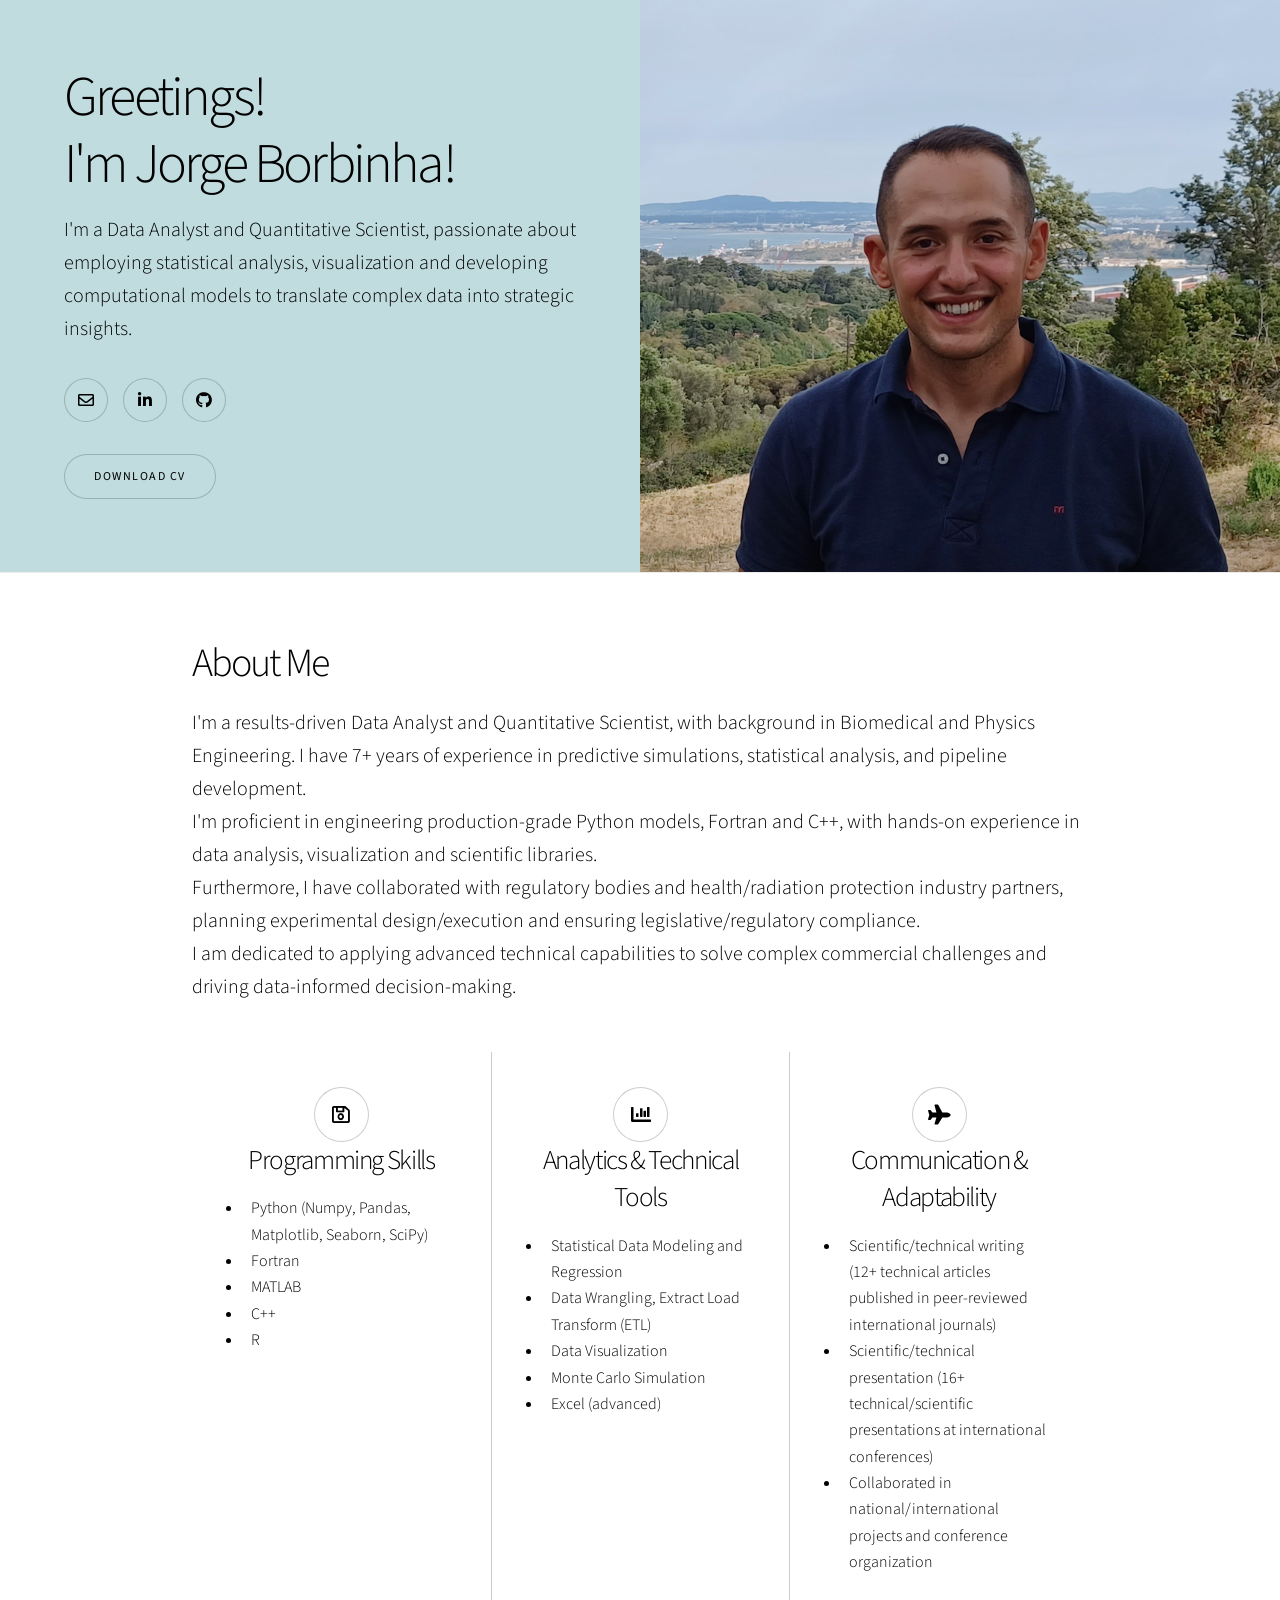
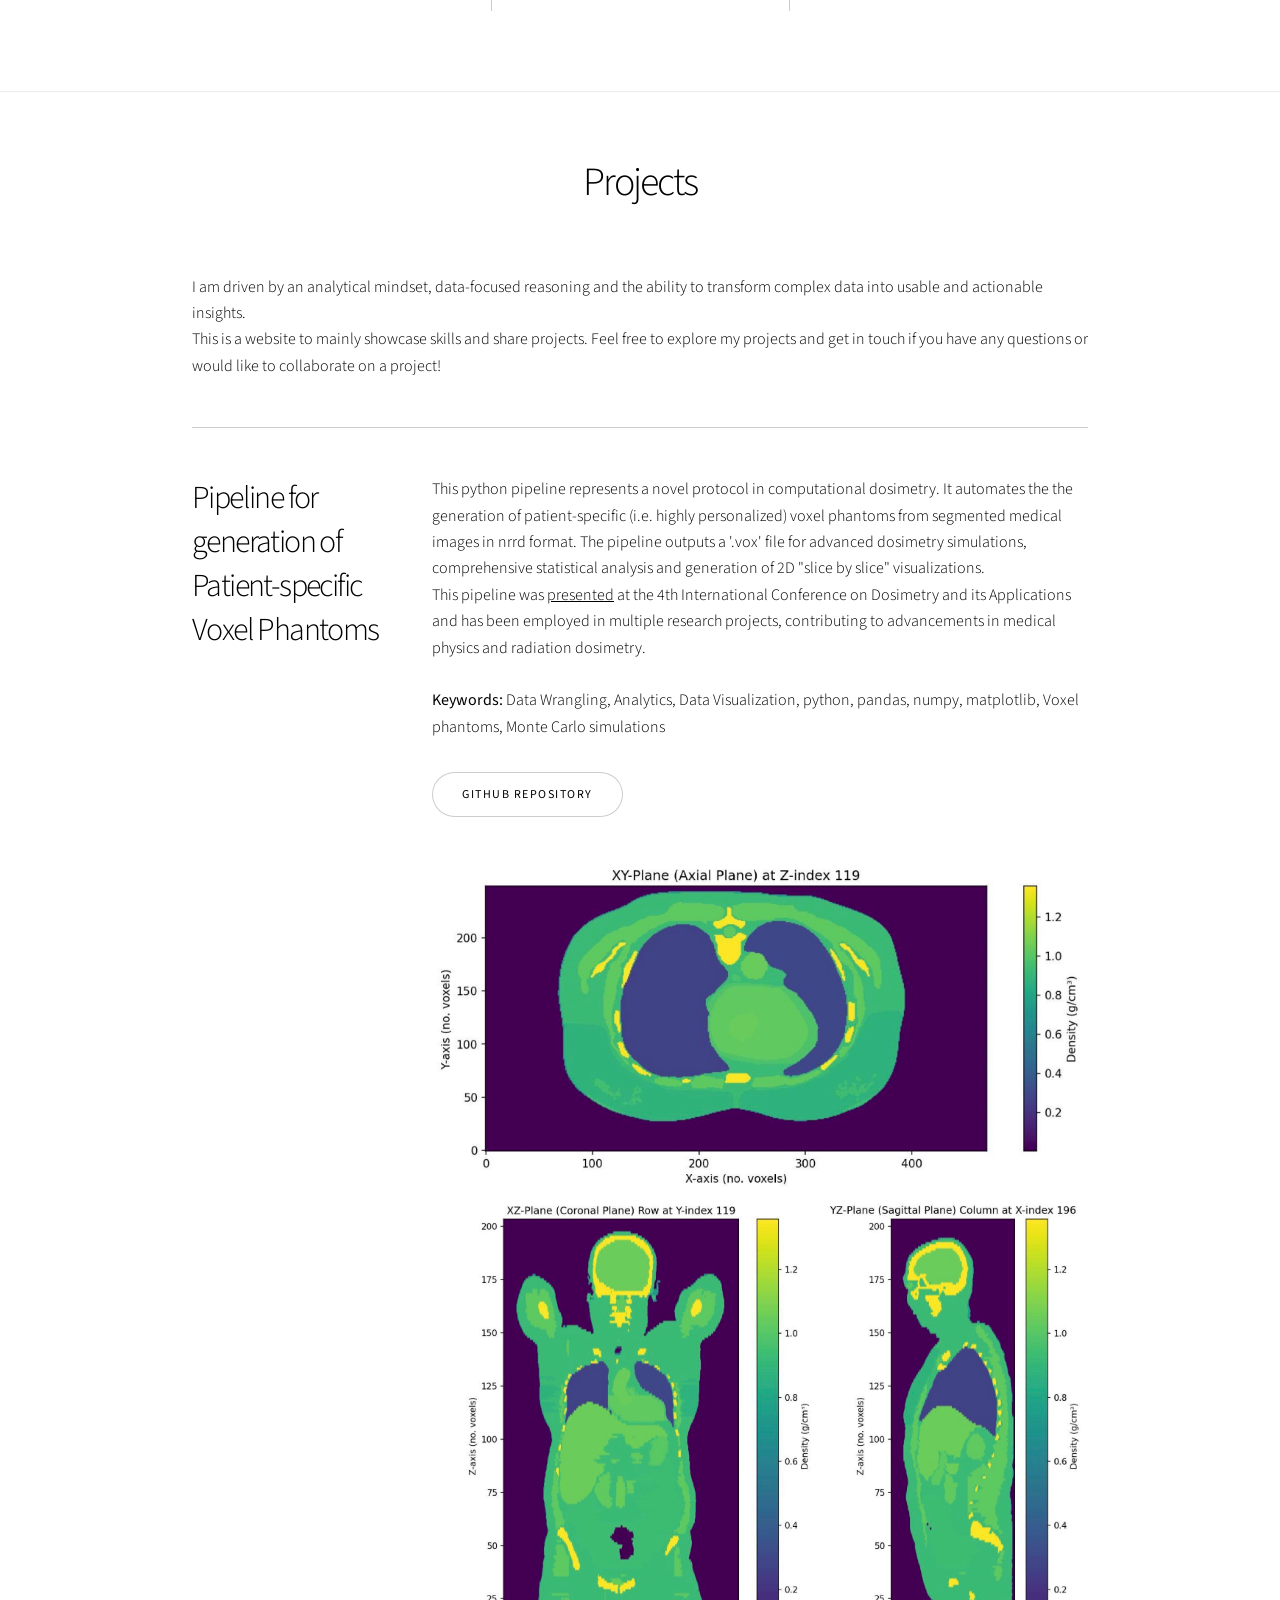
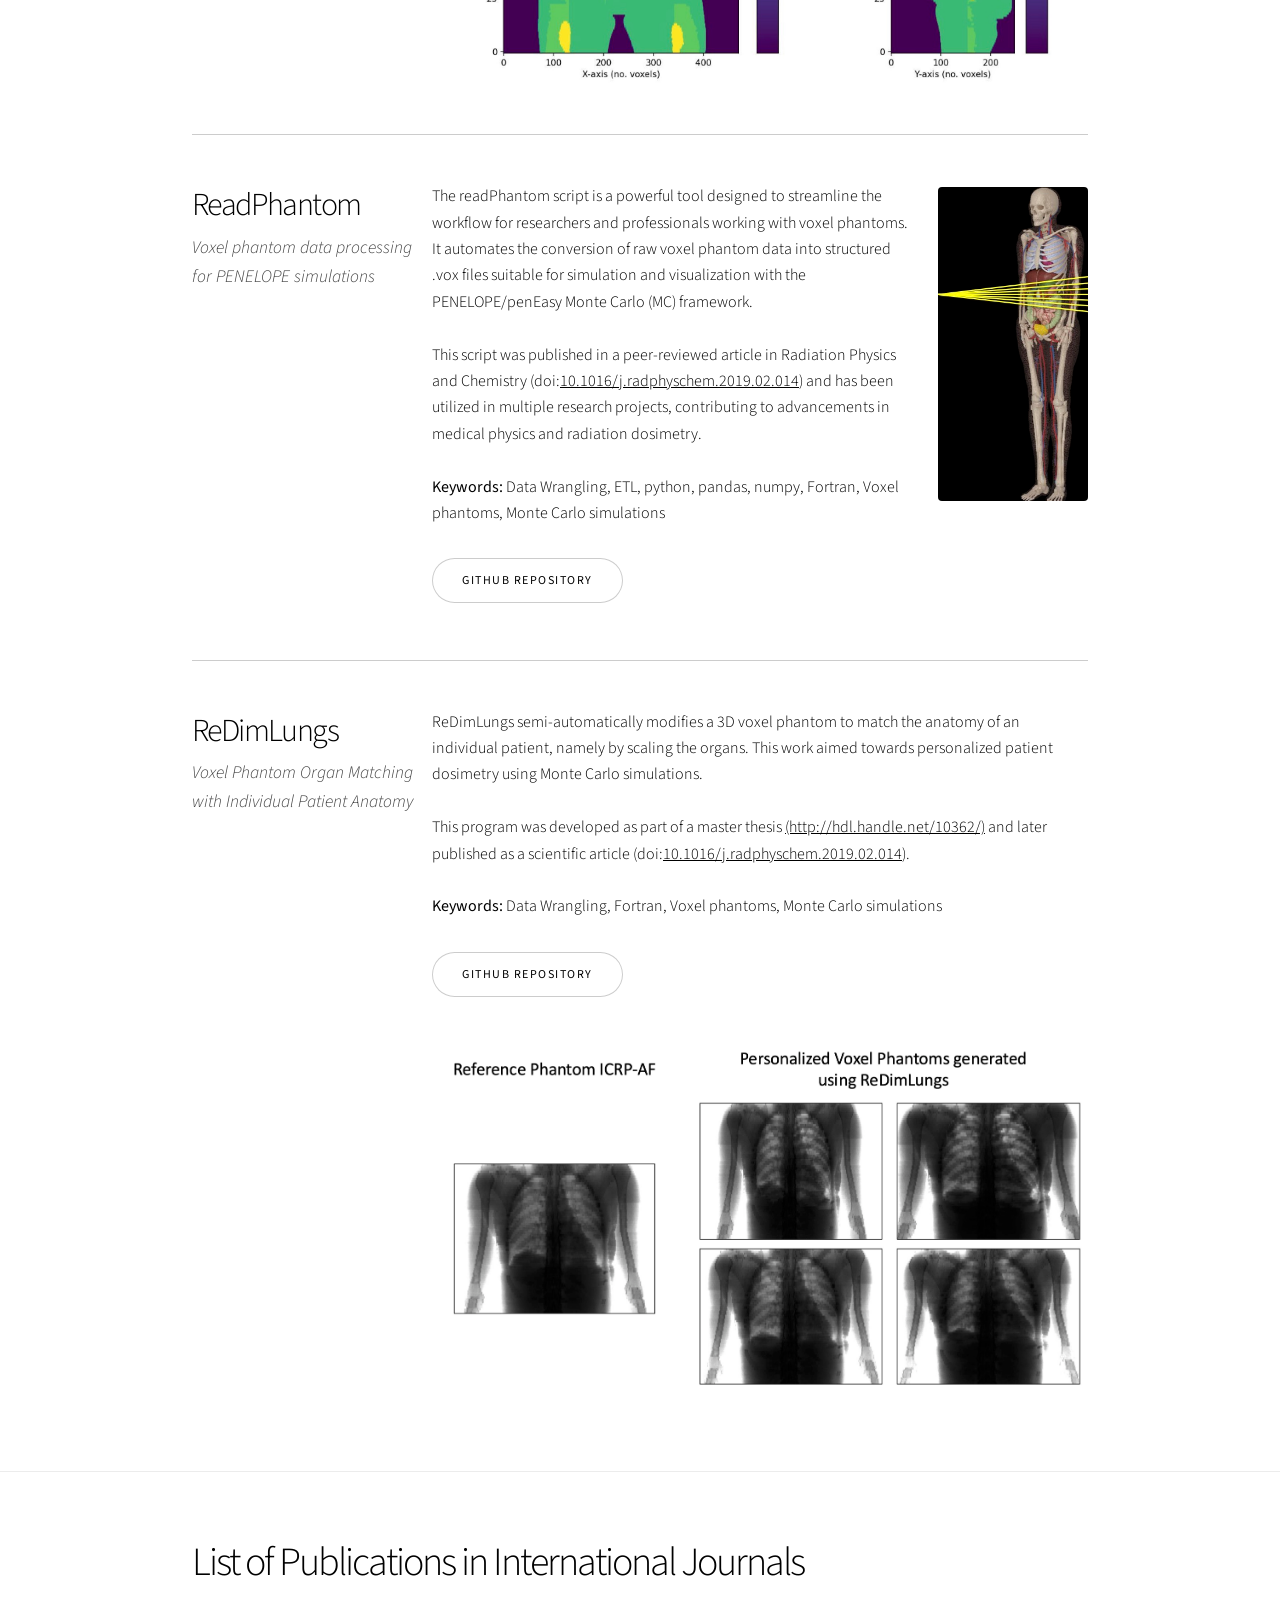
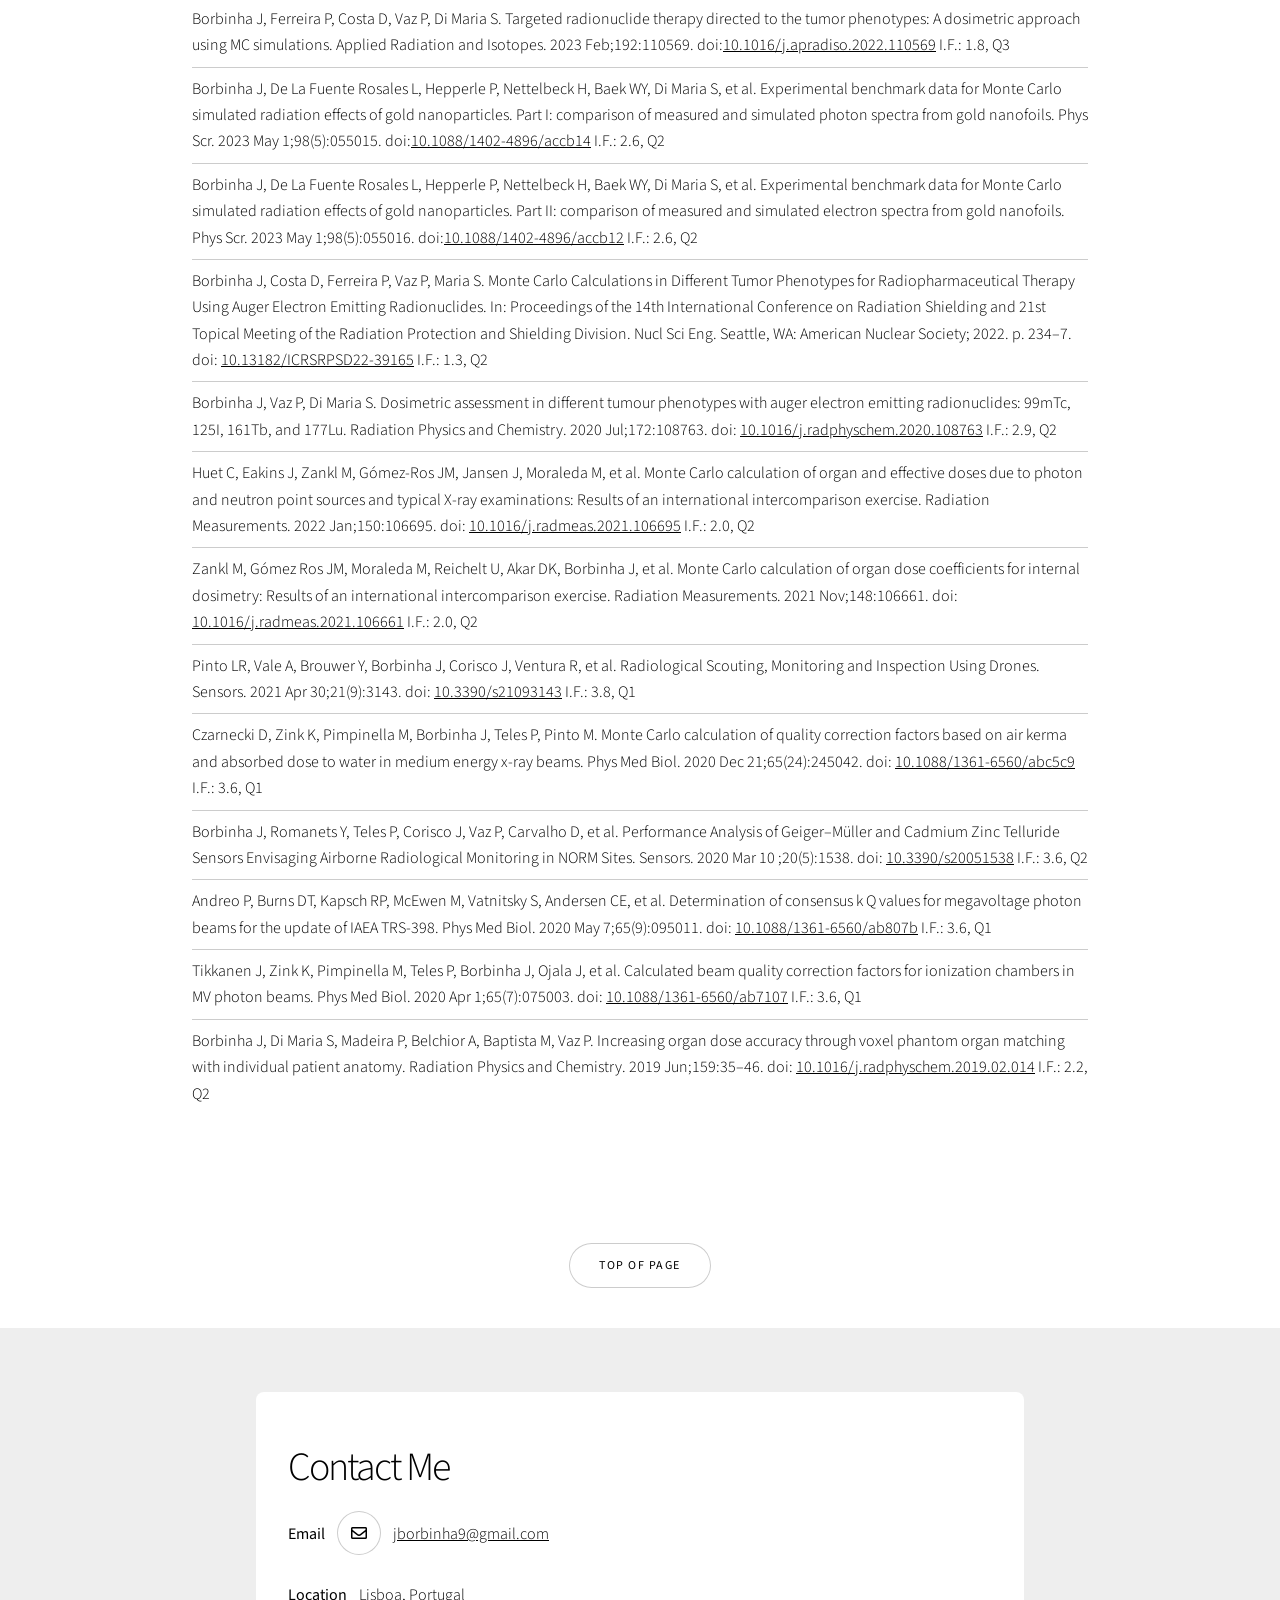
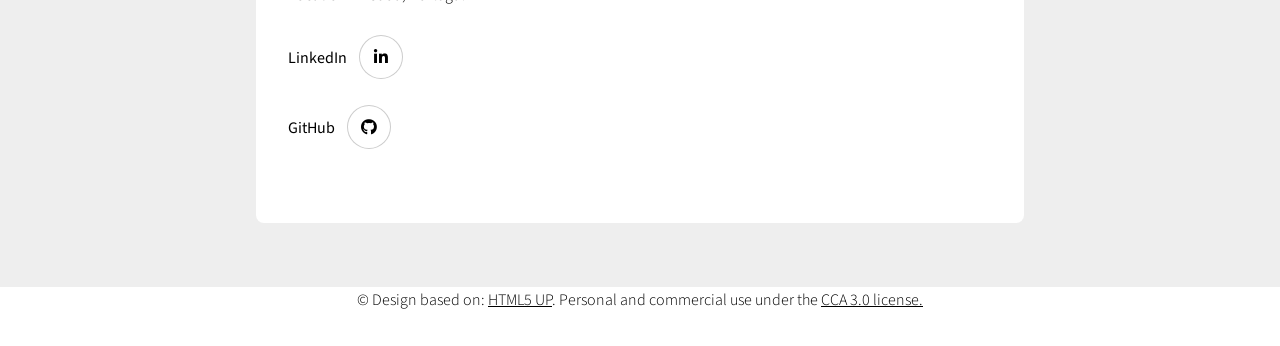
<file: docs/index.html>
<!DOCTYPE HTML>
<!--
	Personal website for publishing portfolio of Jorge Cebola Borbinha
	https://jorgeborbinha.github.io 
	Design based on Story by HTML5 UP
	html5up.net | @ajlkn
	Free for personal and commercial use under the CCA 3.0 license (html5up.net/license)
-->
<html>
	<head>
		<title>Jorge Borbinha</title>
		<meta charset="utf-8" />
		<meta name="viewport" content="width=device-width, initial-scale=1, user-scalable=no" />
		<link rel="stylesheet" href="assets/css/main.css" />
		<noscript><link rel="stylesheet" href="assets/css/noscript.css" /></noscript>
	</head>
	<body class="is-preload">

		<!-- Wrapper -->
			<div id="wrapper" class="divided">

				<!-- Banner Wallpaper -->
					<section class="banner style1 orient-left color6 content-align-left image-position-right halfscreen onload-image-fade-up onload-content-fade-up"> <!--- onload-content-fade-right --->
						<div class="content">
							<h1>Greetings! <br> I'm Jorge Borbinha!</h1>
							<p class="major">I'm a Data Analyst and Quantitative Scientist, passionate 
								about employing statistical analysis, visualization and developing computational models to translate 
								complex data into strategic insights.
							</p>
							
							<ul class="icons">
							<li><a href="mailto:jborbinha9@gmail.com" class="icon style2 fa-envelope"><span class="label">Email</span></a></li>
							<li><a href="https://www.linkedin.com/in/jorgeborbinha/" class="icon brands style2 fa-linkedin-in"><span class="label">Linked In</span></a></li>
							<li><a href="https://github.com/jorge-borbinha" class="icon brands style2 fa-github"><span class="label">Github</span></a></li>
							</ul>
							
							<!-- DOWNLOAD CV BUTTON -- -- -- -- -- -- -- -- -- DOWNLOAD CV BUTTON -->
							<p><a href="CV/CV_Jorge_Borbinha.pdf" class="button"> Download CV </a></p>
							<!-- DOWNLOAD CV BUTTON -- -- -- -- -- -- -- -- -- DOWNLOAD CV BUTTON -->

						</div>

						<div class="image">
							<img src="images/foto_JB.jpg" alt="" />
						</div>
					</section>

				<!-- About Me -->
					<section class="wrapper style1 align-left">
						<div class="inner">
							<h2>About Me</h2>
							<p class="major">I'm a results-driven Data Analyst and Quantitative Scientist, with background in Biomedical and Physics Engineering. 
								I have 7+ years of experience in predictive simulations, statistical analysis, and pipeline development. 
							<br>I'm proficient in engineering production-grade Python models, Fortran and C++, with hands-on experience in data analysis, 
							visualization and scientific libraries. 
							<br>Furthermore, I have collaborated with regulatory bodies and health/radiation protection industry partners, planning 
							experimental design/execution and ensuring legislative/regulatory compliance.
							<br>I am dedicated to applying advanced technical capabilities to solve complex commercial challenges and driving data-informed decision-making.
							</p>

								<div class="items style1 medium "> <!-- onscroll-fade-in -->
								<section>
									<span class="icon style2 major fa-save"> <h4> Programming Skills </h4> </span>
									<ul>
									<li> Python (Numpy, Pandas, Matplotlib, Seaborn, SciPy)</li>
									<li> Fortran</li>
									<li> MATLAB</li>
									<li> C++</li>
									<li> R</li>
									</ul>
								</section>
								<section>
									<span class="icon solid style2 major fa-chart-bar"> <h4>Analytics & Technical Tools</h4> </span>
									<ul>
									<li> Statistical Data Modeling and Regression</li>
									<li> Data Wrangling, Extract Load Transform (ETL)</li>
									<li> Data Visualization</li>
									<li> Monte Carlo Simulation</li>
									<li> Excel (advanced)</li>
									</ul>
								</section>
								<section>
									<span class="icon solid style2 major fa-plane"> <h4>Communication & Adaptability</h4> </span>
		                            <ul>
									<li>Scientific/technical writing (12+ technical articles published in peer-reviewed international journals)</li>
									<li>Scientific/technical presentation (16+ technical/scientific presentations at international conferences)</li>
									<li>Collaborated in national/international projects and conference organization</li>
								    </ul>
								</section>
							</div>
						</div>
					</section>

				<!-- Projects -->
					<section class="wrapper style1 align-center">
						<div class="inner">
							<h2>Projects</h2>

							<div class="index align-left">
							<p>I am driven by an analytical mindset, data-focused reasoning and the ability to transform complex data into 
								usable and actionable insights.
							<br>This is a website to mainly showcase skills and share projects. 
								Feel free to explore my projects and get in touch if you have any questions or would like to collaborate on a project! 
							</p>
							<!-- Project 1 -->
							<section>
								<header>
									<h3>Pipeline for generation of Patient-specific <br> Voxel Phantoms</h3>
								</header>
								<div class="content">
								<p>
								This python pipeline represents a novel protocol in computational dosimetry. It automates the the generation of 
								patient-specific (i.e. highly personalized) voxel phantoms from segmented medical images in nrrd format.
								The pipeline outputs a '.vox' file for advanced dosimetry simulations, comprehensive statistical analysis and 
								generation of 2D "slice by slice" visualizations.
								<br>
								This pipeline was <a href="https://github.com/jorge-borbinha/Patient-specific_voxel_phantom_generation/blob/445ae0bfa9ae446052cf36122c849203a5ff1c18/resources/apr_ICDA4_JB.pdf" target="_blank">presented</a> at the 
								4th International Conference on Dosimetry and its Applications and has been employed in multiple research projects, 
								contributing to advancements in medical physics and radiation dosimetry.
								<br><br>
								<b>Keywords:</b> Data Wrangling, Analytics, Data Visualization, python, pandas, numpy, matplotlib, Voxel phantoms, Monte Carlo simulations
								</p>
								<ul class="actions stacked">
									<li><a href="https://github.com/jorge-borbinha/Patient-specific_voxel_phantom_file_generation" target="_blank" class="button">Github Repository</a></li>
								</ul>
								<span class="image fit">
									<a href="https://github.com/jorge-borbinha/Patient-specific_voxel_phantom_generation" target="_blank"> 
										<img src="images/phantom_avg_plots.jpg" 
										alt="Comparison between reference phantom ICRP-AF and four examples of personalized voxel phantoms generated using reDimLungs."/> 
									</a>
								</span>
								</div>
							</section>

							<!-- Project 2 -->
							<section>
								<header>
									<h3>ReadPhantom</h3>
									<p>Voxel phantom data processing for PENELOPE simulations</p>
								</header>
								<div class="content">
								<p>
								<span class="image right">
									<a href="https://github.com/jorge-borbinha/ReadPhantom" target="_blank"> 
										<img src="images/ICRP_AF_image_irradiation.jpg" alt="ICRP-AF voxel phantom thorax irradiated by cone beam."/> 
									</a>
								</span>
								The readPhantom script is a powerful tool designed to streamline the workflow for researchers and professionals working 
								with voxel phantoms. It automates the conversion of raw voxel phantom data into structured .vox files suitable for 
								simulation and visualization with the PENELOPE/penEasy Monte Carlo (MC) framework.
								<br><br>
								This script was published in a peer-reviewed article in Radiation Physics and Chemistry 
								(doi:<a href="https://doi.org/10.1016/j.radphyschem.2019.02.014" target="_blank">10.1016/j.radphyschem.2019.02.014</a>) 
								and has been utilized in multiple research projects, contributing to advancements in medical physics and radiation dosimetry.
								<br><br>
								<b>Keywords:</b> Data Wrangling, ETL, python, pandas, numpy, Fortran, Voxel phantoms, Monte Carlo simulations
									
								</p>

								<ul class="actions stacked">
								<li><a href="https://github.com/jorge-borbinha/ReadPhantom" target="_blank" class="button">Github Repository</a></li>
								</ul>

								</div>
							</section>

				            <!-- Project 3 -->
							<section>
								<header>
									<h3>ReDimLungs</h3>
									<p>Voxel Phantom Organ Matching with Individual Patient Anatomy</p>
								</header>
								<div class="content">
								<p>ReDimLungs semi-automatically modifies a 3D voxel phantom to match the anatomy of an individual patient, namely 
								by scaling the organs. This work aimed towards personalized patient dosimetry using Monte Carlo simulations.
								<br><br>
								This program was developed as part of a master thesis <a href="https://run.unl.pt/bitstream/10362/29982/1/Borbinha_2017.pdf" target="_blank">(http://hdl.handle.net/10362/)</a> 
								and later published as a scientific article (doi:<a href="https://doi.org/10.1016/j.radphyschem.2019.02.014" target="_blank">10.1016/j.radphyschem.2019.02.014</a>).
								<br><br>
								<b>Keywords:</b> Data Wrangling, Fortran, Voxel phantoms, Monte Carlo simulations
								</p>
								<ul class="actions stacked">
									<li><a href="https://github.com/jorge-borbinha/reDimLungs" target="_blank" class="button">Github Repository</a></li>
								</ul>
								
								<span class="image fit">
									<a href="https://github.com/jorge-borbinha/reDimLungs" target="_blank"> 
										<img src="images/image_ReDimLungs_personalized_phantoms.jpg" 
										alt="Comparison between reference phantom ICRP-AF and four examples of personalized voxel phantoms generated using reDimLungs."/> 
									</a>
								</span>
								</div>
							</section>

							</div>

						</div>
					</section>

					
				<!-- List of Publications -->
					<section class="wrapper style1 align-left">
						<div class="inner">
							<h2>List of Publications in International Journals</h2>
							<ul class="alt">
								<li>Borbinha J, Ferreira P, Costa D, Vaz P, Di Maria S. Targeted radionuclide therapy directed to the tumor phenotypes: A dosimetric approach using MC simulations. Applied Radiation and Isotopes. 2023 Feb;192:110569. 
									doi:<a href="https://doi.org/10.1016/j.apradiso.2022.110569" target="_blank">10.1016/j.apradiso.2022.110569</a> I.F.: 1.8, Q3</li>
								<li>Borbinha J, De La Fuente Rosales L, Hepperle P, Nettelbeck H, Baek WY, Di Maria S, et al. Experimental benchmark data for Monte Carlo simulated radiation effects of gold nanoparticles. Part I: comparison of measured and simulated photon spectra from gold nanofoils. Phys Scr. 2023 May 1;98(5):055015. 
									doi:<a href="https://doi.org/10.1088/1402-4896/accb14" target="_blank">10.1088/1402-4896/accb14</a> I.F.: 2.6, Q2</li>
								<li>Borbinha J, De La Fuente Rosales L, Hepperle P, Nettelbeck H, Baek WY, Di Maria S, et al. Experimental benchmark data for Monte Carlo simulated radiation effects of gold nanoparticles. Part II: comparison of measured and simulated electron spectra from gold nanofoils. Phys Scr. 2023 May 1;98(5):055016. 
									doi:<a href="https://doi.org/10.1088/1402-4896/accb12" target="_blank">10.1088/1402-4896/accb12</a> I.F.: 2.6, Q2 </li>
								<li>Borbinha J, Costa D, Ferreira P, Vaz P, Maria S. Monte Carlo Calculations in Different Tumor Phenotypes for Radiopharmaceutical Therapy Using Auger Electron Emitting Radionuclides. In: Proceedings of the 14th International Conference on Radiation Shielding and 21st Topical Meeting of the Radiation Protection and Shielding Division. Nucl Sci Eng. Seattle, WA: American Nuclear Society; 2022. p. 234–7. 
									doi: <a href="https://doi.org/10.13182/ICRSRPSD22-39165" target="_blank">10.13182/ICRSRPSD22-39165</a> I.F.: 1.3, Q2 </li>
								<li>Borbinha J, Vaz P, Di Maria S. Dosimetric assessment in different tumour phenotypes with auger electron emitting radionuclides: 99mTc, 125I, 161Tb, and 177Lu. Radiation Physics and Chemistry. 2020 Jul;172:108763. 
									doi: <a href="https://doi.org/10.1016/j.radphyschem.2020.108763" target="_blank">10.1016/j.radphyschem.2020.108763</a> I.F.: 2.9, Q2 </li>
								<li>Huet C, Eakins J, Zankl M, Gómez-Ros JM, Jansen J, Moraleda M, et al. Monte Carlo calculation of organ and effective doses due to photon and neutron point sources and typical X-ray examinations: Results of an international intercomparison exercise. Radiation Measurements. 2022 Jan;150:106695. 
									doi: <a href="https://doi.org/10.1016/j.radmeas.2021.106695" target="_blank">10.1016/j.radmeas.2021.106695</a> I.F.: 2.0, Q2 </li>
								<li>Zankl M, Gómez Ros JM, Moraleda M, Reichelt U, Akar DK, Borbinha J, et al. Monte Carlo calculation of organ dose coefficients for internal dosimetry: Results of an international intercomparison exercise. Radiation Measurements. 2021 Nov;148:106661. 
									doi: <a href="https://doi.org/10.1016/j.radmeas.2021.106661" target="_blank">10.1016/j.radmeas.2021.106661</a> I.F.: 2.0, Q2 </li>
								<li>Pinto LR, Vale A, Brouwer Y, Borbinha J, Corisco J, Ventura R, et al. Radiological Scouting, Monitoring and Inspection Using Drones. Sensors. 2021 Apr 30;21(9):3143. 
									doi: <a href="https://doi.org/10.3390/s21093143" target="_blank">10.3390/s21093143</a> I.F.: 3.8, Q1 </li>
								<li>Czarnecki D, Zink K, Pimpinella M, Borbinha J, Teles P, Pinto M. Monte Carlo calculation of quality correction factors based on air kerma and absorbed dose to water in medium energy x-ray beams. Phys Med Biol. 2020 Dec 21;65(24):245042. 
									doi: <a href="https://doi.org/10.1088/1361-6560/abc5c9" target="_blank">10.1088/1361-6560/abc5c9</a> I.F.: 3.6, Q1 </li>
								<li>Borbinha J, Romanets Y, Teles P, Corisco J, Vaz P, Carvalho D, et al. Performance Analysis of Geiger–Müller and Cadmium Zinc Telluride Sensors Envisaging Airborne Radiological Monitoring in NORM Sites. Sensors. 2020 Mar 10 ;20(5):1538. 
									doi: <a href="https://doi.org/ " target="_blank">10.3390/s20051538</a> I.F.: 3.6, Q2 </li>
								<li>Andreo P, Burns DT, Kapsch RP, McEwen M, Vatnitsky S, Andersen CE, et al. Determination of consensus k Q values for megavoltage photon beams for the update of IAEA TRS-398. Phys Med Biol. 2020 May 7;65(9):095011. 
									doi: <a href="https://doi.org/10.1088/1361-6560/ab807b" target="_blank">10.1088/1361-6560/ab807b</a> I.F.: 3.6, Q1 </li>
								<li>Tikkanen J, Zink K, Pimpinella M, Teles P, Borbinha J, Ojala J, et al. Calculated beam quality correction factors for ionization chambers in MV photon beams. Phys Med Biol. 2020 Apr 1;65(7):075003. 
									doi: <a href="https://doi.org/10.1088/1361-6560/ab7107" target="_blank">10.1088/1361-6560/ab7107</a> I.F.: 3.6, Q1 </li>
								<li>Borbinha J, Di Maria S, Madeira P, Belchior A, Baptista M, Vaz P. Increasing organ dose accuracy through voxel phantom organ matching with individual patient anatomy. Radiation Physics and Chemistry. 2019 Jun;159:35–46. 
									doi: <a href="https://doi.org/10.1016/j.radphyschem.2019.02.014" target="_blank">10.1016/j.radphyschem.2019.02.014</a> I.F.: 2.2, Q2 </li>
							</ul>
							</div>
						</div>
					</section>

				<!-- Back to top button -->
					<section class="wrapper style1 align-center">
						<div class="inner medium">
							<a href="https://jorge-borbinha.github.io" class="button"> TOP OF PAGE </a>
						</div>
					</section>

				<!-- Contact Me -->
					<section class="wrapper style2 align-left">
						<div class="inner medium">
							<h2>Contact Me</h2>
							<p> 
							<b>Email</b>&nbsp;&nbsp;&nbsp; <a href="mailto:jborbinha9@gmail.com" class="icon style2 fa-envelope"><span class="label">Email</span></a> &nbsp;&nbsp; <a href="mailto:jborbinha9@gmail.com"> jborbinha9@gmail.com</a>
							<br><br>
							<b>Location</b>&nbsp;&nbsp;&nbsp; Lisboa, Portugal
							<br><br>
							<b>LinkedIn</b>&nbsp;&nbsp;&nbsp; <a href="https://www.linkedin.com/in/jorgeborbinha/" class="icon brands style2 fa-linkedin-in"><span class="label">LinkedIn</span></a>
							<br><br>
							<b>GitHub</b>&nbsp;&nbsp;&nbsp; <a href="https://github.com/jorge-borbinha" class="icon brands style2 fa-github"><span class="label">Github</span></a>
							<br><br> 
							</p>
						</div>
					</section>

				<!-- Footer -->
					<footer class="wrapper style1 align-center">
							<p>&copy; Design based on: <a href="https://html5up.net">HTML5 UP</a>.
							Personal and commercial use under the <a href="https://html5up.net/license"> CCA 3.0 license. </a>
							</p>
					</footer>

			</div>

		<!-- Scripts -->
			<script src="assets/js/jquery.min.js"></script>
			<script src="assets/js/jquery.scrollex.min.js"></script>
			<script src="assets/js/jquery.scrolly.min.js"></script>
			<script src="assets/js/browser.min.js"></script>
			<script src="assets/js/breakpoints.min.js"></script>
			<script src="assets/js/util.js"></script>
			<script src="assets/js/main.js"></script>

	</body>
	<!-- HTML5 UP | html5up.net | @ajlkn -->
</html>
</file>
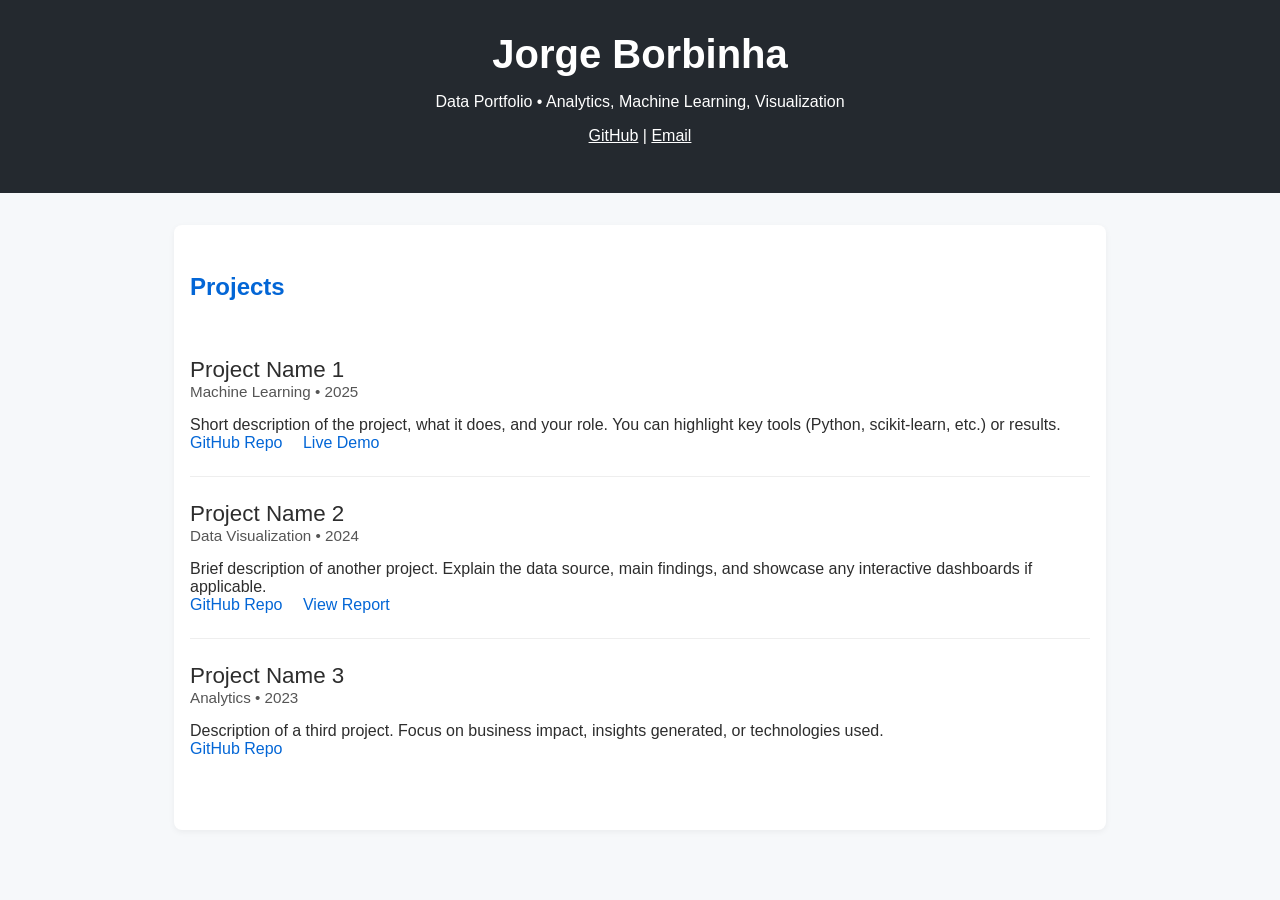
<file: docs/index1.html>
<!DOCTYPE html>
<html lang="en">
<head>
  <meta charset="UTF-8">
  <title>Jorge Borbinha | Data Portfolio</title>
  <meta name="viewport" content="width=device-width, initial-scale=1">
  <style>
    body {
      font-family: "Segoe UI", Arial, sans-serif;
      background: #f6f8fa;
      margin: 0;
      color: #2d2d2d;
    }
    header {
      background: #24292f;
      color: #fff;
      padding: 2rem;
      text-align: center;
    }
    h1 {
      margin: 0 0 0.5rem 0;
      font-size: 2.5rem;
    }
    h2 {
      color: #0366d6;
      margin-top: 2rem;
    }
    .container {
      max-width: 900px;
      margin: 2rem auto;
      padding: 1rem;
      background: #fff;
      border-radius: 8px;
      box-shadow: 0 2px 6px rgba(0,0,0,0.05);
    }
    .project-list {
      list-style: none;
      padding: 0;
      margin: 2rem 0;
    }
    .project {
      border-bottom: 1px solid #eee;
      padding: 1.5rem 0;
      display: flex;
      flex-direction: column;
    }
    .project:last-child {
      border-bottom: none;
    }
    .project-title {
      font-size: 1.4rem;
      margin: 0;
    }
    .project-meta {
      font-size: 0.95rem;
      color: #555;
      margin-bottom: 0.5rem;
    }
    .project-desc {
      margin: 0.5rem 0 0 0;
    }
    .project-links a {
      color: #0366d6;
      margin-right: 1rem;
      text-decoration: none;
    }
    .project-links a:hover {
      text-decoration: underline;
    }
    @media (max-width: 600px) {
      .container {
        padding: 0.5rem;
      }
      header {
        padding: 1rem;
      }
      h1 {
        font-size: 2rem;
      }
    }
  </style>
</head>
<body>
  <header>
    <h1>Jorge Borbinha</h1>
    <p>Data Portfolio &bull; Analytics, Machine Learning, Visualization</p>
    <p>
      <a href="https://github.com/jorge-borbinha" style="color:#fff;text-decoration:underline;">GitHub</a> |
      <a href="mailto:your.email@example.com" style="color:#fff;text-decoration:underline;">Email</a>
    </p>
  </header>
  <div class="container">
    <h2>Projects</h2>
    <ul class="project-list">
      <li class="project">
        <span class="project-title">Project Name 1</span>
        <span class="project-meta">Machine Learning &bull; 2025</span>
        <p class="project-desc">
          Short description of the project, what it does, and your role. You can highlight key tools (Python, scikit-learn, etc.) or results.
        </p>
        <div class="project-links">
          <a href="https://github.com/jorge-borbinha/project-1" target="_blank">GitHub Repo</a>
          <a href="#" target="_blank">Live Demo</a>
        </div>
      </li>
      <li class="project">
        <span class="project-title">Project Name 2</span>
        <span class="project-meta">Data Visualization &bull; 2024</span>
        <p class="project-desc">
          Brief description of another project. Explain the data source, main findings, and showcase any interactive dashboards if applicable.
        </p>
        <div class="project-links">
          <a href="https://github.com/jorge-borbinha/project-2" target="_blank">GitHub Repo</a>
          <a href="#" target="_blank">View Report</a>
        </div>
      </li>
      <li class="project">
        <span class="project-title">Project Name 3</span>
        <span class="project-meta">Analytics &bull; 2023</span>
        <p class="project-desc">
          Description of a third project. Focus on business impact, insights generated, or technologies used.
        </p>
        <div class="project-links">
          <a href="https://github.com/jorge-borbinha/project-3" target="_blank">GitHub Repo</a>
        </div>
      </li>
      <!-- Add more projects as needed -->
    </ul>
  </div>
</body>
</html>
</file>
<file: docs/assets/css/noscript.css>
/*
	Personal website for publishing portfolio of Jorge Cebola Borbinha
	https://jorgeborbinha.github.io 
	Design based on Story by HTML5 UP
	html5up.net | @ajlkn
	Free for personal and commercial use under the CCA 3.0 license (html5up.net/license)
*/

/* Banner (transitions) */

	.banner.onload-content-fade-up .content {
		-moz-transition: none;
		-webkit-transition: none;
		-ms-transition: none;
		transition: none;
	}

	body.is-preload .banner.onload-content-fade-up .content {
		-moz-transform: none;
		-webkit-transform: none;
		-ms-transform: none;
		transform: none;
		opacity: 1;
	}

	.banner.onload-content-fade-down .content {
		-moz-transition: none;
		-webkit-transition: none;
		-ms-transition: none;
		transition: none;
	}

	body.is-preload .banner.onload-content-fade-down .content {
		-moz-transform: none;
		-webkit-transform: none;
		-ms-transform: none;
		transform: none;
		opacity: 1;
	}

	.banner.onload-content-fade-left .content {
		-moz-transition: none;
		-webkit-transition: none;
		-ms-transition: none;
		transition: none;
	}

	body.is-preload .banner.onload-content-fade-left .content {
		-moz-transform: none;
		-webkit-transform: none;
		-ms-transform: none;
		transform: none;
		opacity: 1;
	}

	.banner.onload-content-fade-right .content {
		-moz-transition: none;
		-webkit-transition: none;
		-ms-transition: none;
		transition: none;
	}

	body.is-preload .banner.onload-content-fade-right .content {
		-moz-transform: none;
		-webkit-transform: none;
		-ms-transform: none;
		transform: none;
		opacity: 1;
	}

	.banner.onload-content-fade-in .content {
		-moz-transition: none;
		-webkit-transition: none;
		-ms-transition: none;
		transition: none;
	}

	body.is-preload .banner.onload-content-fade-in .content {
		-moz-transform: none;
		-webkit-transform: none;
		-ms-transform: none;
		transform: none;
		opacity: 1;
	}

	.banner.onload-image-fade-up .image {
		-moz-transition: none;
		-webkit-transition: none;
		-ms-transition: none;
		transition: none;
	}

		.banner.onload-image-fade-up .image img {
			-moz-transition: none;
			-webkit-transition: none;
			-ms-transition: none;
			transition: none;
		}

	body.is-preload .banner.onload-image-fade-up .image {
		-moz-transform: none;
		-webkit-transform: none;
		-ms-transform: none;
		transform: none;
		opacity: 1;
	}

		body.is-preload .banner.onload-image-fade-up .image img {
			opacity: 1;
		}

	.banner.onload-image-fade-down .image {
		-moz-transition: none;
		-webkit-transition: none;
		-ms-transition: none;
		transition: none;
	}

		.banner.onload-image-fade-down .image img {
			-moz-transition: none;
			-webkit-transition: none;
			-ms-transition: none;
			transition: none;
		}

	body.is-preload .banner.onload-image-fade-down .image {
		-moz-transform: none;
		-webkit-transform: none;
		-ms-transform: none;
		transform: none;
		opacity: 1;
	}

		body.is-preload .banner.onload-image-fade-down .image img {
			opacity: 1;
		}

	.banner.onload-image-fade-left .image {
		-moz-transition: none;
		-webkit-transition: none;
		-ms-transition: none;
		transition: none;
	}

		.banner.onload-image-fade-left .image img {
			-moz-transition: none;
			-webkit-transition: none;
			-ms-transition: none;
			transition: none;
		}

	body.is-preload .banner.onload-image-fade-left .image {
		-moz-transform: none;
		-webkit-transform: none;
		-ms-transform: none;
		transform: none;
		opacity: 1;
	}

		body.is-preload .banner.onload-image-fade-left .image img {
			opacity: 1;
		}

	.banner.onload-image-fade-right .image {
		-moz-transition: none;
		-webkit-transition: none;
		-ms-transition: none;
		transition: none;
	}

		.banner.onload-image-fade-right .image img {
			-moz-transition: none;
			-webkit-transition: none;
			-ms-transition: none;
			transition: none;
		}

	body.is-preload .banner.onload-image-fade-right .image {
		-moz-transform: none;
		-webkit-transform: none;
		-ms-transform: none;
		transform: none;
		opacity: 1;
	}

		body.is-preload .banner.onload-image-fade-right .image img {
			opacity: 1;
		}

	.banner.onload-image-fade-in .image img {
		-moz-transition: none;
		-webkit-transition: none;
		-ms-transition: none;
		transition: none;
	}

	body.is-preload .banner.onload-image-fade-in .image img {
		opacity: 1;
	}

	.banner.onscroll-content-fade-up .content {
		-moz-transition: none;
		-webkit-transition: none;
		-ms-transition: none;
		transition: none;
	}

	.banner.onscroll-content-fade-up.is-inactive .content {
		-moz-transform: none;
		-webkit-transform: none;
		-ms-transform: none;
		transform: none;
		opacity: 1;
	}

	.banner.onscroll-content-fade-down .content {
		-moz-transition: none;
		-webkit-transition: none;
		-ms-transition: none;
		transition: none;
	}

	.banner.onscroll-content-fade-down.is-inactive .content {
		-moz-transform: none;
		-webkit-transform: none;
		-ms-transform: none;
		transform: none;
		opacity: 1;
	}

	.banner.onscroll-content-fade-left .content {
		-moz-transition: none;
		-webkit-transition: none;
		-ms-transition: none;
		transition: none;
	}

	.banner.onscroll-content-fade-left.is-inactive .content {
		-moz-transform: none;
		-webkit-transform: none;
		-ms-transform: none;
		transform: none;
		opacity: 1;
	}

	.banner.onscroll-content-fade-right .content {
		-moz-transition: none;
		-webkit-transition: none;
		-ms-transition: none;
		transition: none;
	}

	.banner.onscroll-content-fade-right.is-inactive .content {
		-moz-transform: none;
		-webkit-transform: none;
		-ms-transform: none;
		transform: none;
		opacity: 1;
	}

	.banner.onscroll-content-fade-in .content {
		-moz-transition: none;
		-webkit-transition: none;
		-ms-transition: none;
		transition: none;
	}

	.banner.onscroll-content-fade-in.is-inactive .content {
		-moz-transform: none;
		-webkit-transform: none;
		-ms-transform: none;
		transform: none;
		opacity: 1;
	}

	.banner.onscroll-image-fade-up .image {
		-moz-transition: none;
		-webkit-transition: none;
		-ms-transition: none;
		transition: none;
	}

		.banner.onscroll-image-fade-up .image img {
			-moz-transition: none;
			-webkit-transition: none;
			-ms-transition: none;
			transition: none;
		}

	.banner.onscroll-image-fade-up.is-inactive .image {
		-moz-transform: none;
		-webkit-transform: none;
		-ms-transform: none;
		transform: none;
		opacity: 1;
	}

		.banner.onscroll-image-fade-up.is-inactive .image img {
			opacity: 1;
		}

	.banner.onscroll-image-fade-down .image {
		-moz-transition: none;
		-webkit-transition: none;
		-ms-transition: none;
		transition: none;
	}

		.banner.onscroll-image-fade-down .image img {
			-moz-transition: none;
			-webkit-transition: none;
			-ms-transition: none;
			transition: none;
		}

	.banner.onscroll-image-fade-down.is-inactive .image {
		-moz-transform: none;
		-webkit-transform: none;
		-ms-transform: none;
		transform: none;
		opacity: 1;
	}

		.banner.onscroll-image-fade-down.is-inactive .image img {
			opacity: 1;
		}

	.banner.onscroll-image-fade-left .image {
		-moz-transition: none;
		-webkit-transition: none;
		-ms-transition: none;
		transition: none;
	}

		.banner.onscroll-image-fade-left .image img {
			-moz-transition: none;
			-webkit-transition: none;
			-ms-transition: none;
			transition: none;
		}

	.banner.onscroll-image-fade-left.is-inactive .image {
		-moz-transform: none;
		-webkit-transform: none;
		-ms-transform: none;
		transform: none;
		opacity: 1;
	}

		.banner.onscroll-image-fade-left.is-inactive .image img {
			opacity: 1;
		}

	.banner.onscroll-image-fade-right .image {
		-moz-transition: none;
		-webkit-transition: none;
		-ms-transition: none;
		transition: none;
	}

		.banner.onscroll-image-fade-right .image img {
			-moz-transition: none;
			-webkit-transition: none;
			-ms-transition: none;
			transition: none;
		}

	.banner.onscroll-image-fade-right.is-inactive .image {
		-moz-transform: none;
		-webkit-transform: none;
		-ms-transform: none;
		transform: none;
		opacity: 1;
	}

		.banner.onscroll-image-fade-right.is-inactive .image img {
			opacity: 1;
		}

	.banner.onscroll-image-fade-in .image img {
		-moz-transition: none;
		-webkit-transition: none;
		-ms-transition: none;
		transition: none;
	}

	.banner.onscroll-image-fade-in.is-inactive .image img {
		opacity: 1;
	}
</file>
<file: docs/assets/css/main.css>
@import url(fontawesome-all.min.css);
@import url("https://fonts.googleapis.com/css?family=Source+Sans+Pro:300,300i,400,400i");

/*
	Personal website for publishing portfolio of Jorge Cebola Borbinha
	https://jorgeborbinha.github.io 
	Design based on Story by HTML5 UP
	html5up.net | @ajlkn
	Free for personal and commercial use under the CCA 3.0 license (html5up.net/license)
*/

html, body, div, span, applet, object,
iframe, h1, h2, h3, h4, h5, h6, p, blockquote,
pre, a, abbr, acronym, address, big, cite,
code, del, dfn, em, img, ins, kbd, q, s, samp,
small, strike, strong, sub, sup, tt, var, b,
u, i, center, dl, dt, dd, ol, ul, li, fieldset,
form, label, legend, table, caption, tbody,
tfoot, thead, tr, th, td, article, aside,
canvas, details, embed, figure, figcaption,
footer, header, hgroup, menu, nav, output, ruby,
section, summary, time, mark, audio, video {
	margin: 0;
	padding: 0;
	border: 0;
	font-size: 100%;
	font: inherit;
	vertical-align: baseline;}

article, aside, details, figcaption, figure,
footer, header, hgroup, menu, nav, section {
	display: block;}

body {
	line-height: 1;
}

ol, ul {
	list-style: none;
}

blockquote, q {
	quotes: none;
}

	blockquote:before, blockquote:after, q:before, q:after {
		content: '';
		content: none;
	}

table {
	border-collapse: collapse;
	border-spacing: 0;
}

body {
	-webkit-text-size-adjust: none;
}

mark {
	background-color: transparent;
	color: inherit;
}

input::-moz-focus-inner {
	border: 0;
	padding: 0;
}

input, select, textarea {
	-moz-appearance: none;
	-webkit-appearance: none;
	-ms-appearance: none;
	appearance: none;
}

/* Basic */

	@-ms-viewport {
		width: device-width;
	}

	body {
		-ms-overflow-style: scrollbar;
	}

	@media screen and (max-width: 480px) {

		html, body {
			min-width: 320px;
		}

	}

	html {
		box-sizing: border-box;
	}

	*, *:before, *:after {
		box-sizing: inherit;
	}

	body {
		background: #ffffff;
	}

		body.is-preload *, body.is-preload *:before, body.is-preload *:after {
			-moz-animation: none !important;
			-webkit-animation: none !important;
			-ms-animation: none !important;
			animation: none !important;
			-moz-transition: none !important;
			-webkit-transition: none !important;
			-ms-transition: none !important;
			transition: none !important;
		}

/* Type */

	html {
		font-size: 18pt;
	}

		@media screen and (max-width: 1680px) {

			html {
				font-size: 14pt;
			}

		}

		@media screen and (max-width: 1280px) {

			html {
				font-size: 12pt;
			}

		}

		@media screen and (max-width: 736px) {

			html {
				font-size: 11pt;
			}

		}

		@media screen and (max-width: 360px) {

			html {
				font-size: 10pt;
			}

		}

	body {
		background-color: #ffffff;
		color: #000000;
	}

	body, input, select, textarea {
		font-family: "Source Sans Pro", Helvetica, sans-serif;
		font-size: 1rem;
		font-weight: 300;
		line-height: 1.65;
	}

	a {
		-moz-transition: color 0.2s ease-in-out;
		-webkit-transition: color 0.2s ease-in-out;
		-ms-transition: color 0.2s ease-in-out;
		transition: color 0.2s ease-in-out;
		text-decoration: underline;
	}

		a:hover {
			text-decoration: none;
		}

	strong, b {
		font-weight: 400;
	}

	em, i {
		font-style: italic;
	}

	p {
		margin: 0 0 2rem 0;
	}

		p.major {
			font-size: 1.25rem;
		}

	h1, h2, h3, h4, h5, h6 {
		font-weight: 300;
		line-height: 1.375;
		letter-spacing: -0.05em;
		margin: 0 0 1rem 0;
	}

		h1 a, h2 a, h3 a, h4 a, h5 a, h6 a {
			color: inherit;
			text-decoration: none;
		}

	h1 {
		font-size: 3.5rem;
		line-height: 1.2;
	}

	h2 {
		font-size: 2.5rem;
	}

	h3 {
		font-size: 2.0rem;
	}

	h4 {
		font-size: 1.7rem;
	}

	h5 {
		font-size: 1.3rem;
	}

	h6 {
		font-size: 1.0rem;
	}

	sub {
		font-size: 0.8rem;
		position: relative;
		top: 0.5rem;
	}

	sup {
		font-size: 0.8rem;
		position: relative;
		top: -0.5rem;
	}

	blockquote {
		border-left: solid 4px;
		font-style: italic;
		margin: 0 0 2rem 0;
		padding: 0.5rem 0 0.5rem 2rem;
	}

	code {
		border-radius: 4px;
		font-family: "Courier New", monospace;
		font-size: 0.9em;
		margin: 0 0.25rem;
		padding: 0.25rem 0.325rem;
	}

	pre {
		-webkit-overflow-scrolling: touch;
		font-family: "Courier New", monospace;
		font-size: 0.9em;
		margin: 0 0 2rem 0;
	}

		pre code {
			display: block;
			line-height: 1.5;
			padding: 0.75rem 1rem;
			overflow-x: auto;
		}

	hr {
		border: 0;
		border-bottom: solid 1px;
		margin: 2.5rem 0;
	}

		hr.major {
			margin: 3.5rem 0;
		}

	.align-left {
		text-align: left;
	}

	.align-center {
		text-align: center;
	}

	.align-right {
		text-align: right;
	}

	@media screen and (max-width: 736px) {

		p.major {
			font-size: 1.1rem;
		}

		h1 {
			font-size: 2.5rem;
		}

		h2 {
			font-size: 2rem;
		}

		h3 {
			font-size: 1.25rem;
		}

		h4 {
			font-size: 1rem;
		}

	}

	input, select, textarea {
		color: #000000;
	}

	a {
		color: #000000;
	}

		a:hover {
			color: #0083fd;
		}

	strong, b {
		color: #000000;
	}

	h1, h2, h3, h4, h5, h6 {
		color: #000000;
	}

	blockquote {
		border-left-color: rgba(0, 0, 0, 0.2);
	}

	code {
		background: rgba(0, 0, 0, 0.05);
		border-color: rgba(0, 0, 0, 0.2);
	}

	hr {
		border-bottom-color: rgba(0, 0, 0, 0.2);
	}

/* Row */

	.row {
		display: flex;
		flex-wrap: wrap;
		box-sizing: border-box;
		align-items: stretch;
	}

		.row > * {
			box-sizing: border-box;
		}

		.row.gtr-uniform > * > :last-child {
			margin-bottom: 0;
		}

		.row.aln-left {
			justify-content: flex-start;
		}

		.row.aln-center {
			justify-content: center;
		}

		.row.aln-right {
			justify-content: flex-end;
		}

		.row.aln-top {
			align-items: flex-start;
		}

		.row.aln-middle {
			align-items: center;
		}

		.row.aln-bottom {
			align-items: flex-end;
		}

		.row > .imp {
			order: -1;
		}

		.row > .col-1 {
			width: 8.33333%;
		}

		.row > .off-1 {
			margin-left: 8.33333%;
		}

		.row > .col-2 {
			width: 16.66667%;
		}

		.row > .off-2 {
			margin-left: 16.66667%;
		}

		.row > .col-3 {
			width: 25%;
		}

		.row > .off-3 {
			margin-left: 25%;
		}

		.row > .col-4 {
			width: 33.33333%;
		}

		.row > .off-4 {
			margin-left: 33.33333%;
		}

		.row > .col-5 {
			width: 41.66667%;
		}

		.row > .off-5 {
			margin-left: 41.66667%;
		}

		.row > .col-6 {
			width: 50%;
		}

		.row > .off-6 {
			margin-left: 50%;
		}

		.row > .col-7 {
			width: 58.33333%;
		}

		.row > .off-7 {
			margin-left: 58.33333%;
		}

		.row > .col-8 {
			width: 66.66667%;
		}

		.row > .off-8 {
			margin-left: 66.66667%;
		}

		.row > .col-9 {
			width: 75%;
		}

		.row > .off-9 {
			margin-left: 75%;
		}

		.row > .col-10 {
			width: 83.33333%;
		}

		.row > .off-10 {
			margin-left: 83.33333%;
		}

		.row > .col-11 {
			width: 91.66667%;
		}

		.row > .off-11 {
			margin-left: 91.66667%;
		}

		.row > .col-12 {
			width: 100%;
		}

		.row > .off-12 {
			margin-left: 100%;
		}

		.row.gtr-0 {
			margin-top: 0;
			margin-left: 0rem;
		}

			.row.gtr-0 > * {
				padding: 0 0 0 0rem;
			}

			.row.gtr-0.gtr-uniform {
				margin-top: 0rem;
			}

				.row.gtr-0.gtr-uniform > * {
					padding-top: 0rem;
				}

		.row.gtr-25 {
			margin-top: 0;
			margin-left: -0.5rem;
		}

			.row.gtr-25 > * {
				padding: 0 0 0 0.5rem;
			}

			.row.gtr-25.gtr-uniform {
				margin-top: -0.5rem;
			}

				.row.gtr-25.gtr-uniform > * {
					padding-top: 0.5rem;
				}

		.row.gtr-50 {
			margin-top: 0;
			margin-left: -1rem;
		}

			.row.gtr-50 > * {
				padding: 0 0 0 1rem;
			}

			.row.gtr-50.gtr-uniform {
				margin-top: -1rem;
			}

				.row.gtr-50.gtr-uniform > * {
					padding-top: 1rem;
				}

		.row {
			margin-top: 0;
			margin-left: -2rem;
		}

			.row > * {
				padding: 0 0 0 2rem;
			}

			.row.gtr-uniform {
				margin-top: -2rem;
			}

				.row.gtr-uniform > * {
					padding-top: 2rem;
				}

		.row.gtr-150 {
			margin-top: 0;
			margin-left: -3rem;
		}

			.row.gtr-150 > * {
				padding: 0 0 0 3rem;
			}

			.row.gtr-150.gtr-uniform {
				margin-top: -3rem;
			}

				.row.gtr-150.gtr-uniform > * {
					padding-top: 3rem;
				}

		.row.gtr-200 {
			margin-top: 0;
			margin-left: -4rem;
		}

			.row.gtr-200 > * {
				padding: 0 0 0 4rem;
			}

			.row.gtr-200.gtr-uniform {
				margin-top: -4rem;
			}

				.row.gtr-200.gtr-uniform > * {
					padding-top: 4rem;
				}

		@media screen and (max-width: 1680px) {

			.row {
				display: flex;
				flex-wrap: wrap;
				box-sizing: border-box;
				align-items: stretch;
			}

				.row > * {
					box-sizing: border-box;
				}

				.row.gtr-uniform > * > :last-child {
					margin-bottom: 0;
				}

				.row.aln-left {
					justify-content: flex-start;
				}

				.row.aln-center {
					justify-content: center;
				}

				.row.aln-right {
					justify-content: flex-end;
				}

				.row.aln-top {
					align-items: flex-start;
				}

				.row.aln-middle {
					align-items: center;
				}

				.row.aln-bottom {
					align-items: flex-end;
				}

				.row > .imp-xlarge {
					order: -1;
				}

				.row > .col-1-xlarge {
					width: 8.33333%;
				}

				.row > .off-1-xlarge {
					margin-left: 8.33333%;
				}

				.row > .col-2-xlarge {
					width: 16.66667%;
				}

				.row > .off-2-xlarge {
					margin-left: 16.66667%;
				}

				.row > .col-3-xlarge {
					width: 25%;
				}

				.row > .off-3-xlarge {
					margin-left: 25%;
				}

				.row > .col-4-xlarge {
					width: 33.33333%;
				}

				.row > .off-4-xlarge {
					margin-left: 33.33333%;
				}

				.row > .col-5-xlarge {
					width: 41.66667%;
				}

				.row > .off-5-xlarge {
					margin-left: 41.66667%;
				}

				.row > .col-6-xlarge {
					width: 50%;
				}

				.row > .off-6-xlarge {
					margin-left: 50%;
				}

				.row > .col-7-xlarge {
					width: 58.33333%;
				}

				.row > .off-7-xlarge {
					margin-left: 58.33333%;
				}

				.row > .col-8-xlarge {
					width: 66.66667%;
				}

				.row > .off-8-xlarge {
					margin-left: 66.66667%;
				}

				.row > .col-9-xlarge {
					width: 75%;
				}

				.row > .off-9-xlarge {
					margin-left: 75%;
				}

				.row > .col-10-xlarge {
					width: 83.33333%;
				}

				.row > .off-10-xlarge {
					margin-left: 83.33333%;
				}

				.row > .col-11-xlarge {
					width: 91.66667%;
				}

				.row > .off-11-xlarge {
					margin-left: 91.66667%;
				}

				.row > .col-12-xlarge {
					width: 100%;
				}

				.row > .off-12-xlarge {
					margin-left: 100%;
				}

				.row.gtr-0 {
					margin-top: 0;
					margin-left: 0rem;
				}

					.row.gtr-0 > * {
						padding: 0 0 0 0rem;
					}

					.row.gtr-0.gtr-uniform {
						margin-top: 0rem;
					}

						.row.gtr-0.gtr-uniform > * {
							padding-top: 0rem;
						}

				.row.gtr-25 {
					margin-top: 0;
					margin-left: -0.5rem;
				}

					.row.gtr-25 > * {
						padding: 0 0 0 0.5rem;
					}

					.row.gtr-25.gtr-uniform {
						margin-top: -0.5rem;
					}

						.row.gtr-25.gtr-uniform > * {
							padding-top: 0.5rem;
						}

				.row.gtr-50 {
					margin-top: 0;
					margin-left: -1rem;
				}

					.row.gtr-50 > * {
						padding: 0 0 0 1rem;
					}

					.row.gtr-50.gtr-uniform {
						margin-top: -1rem;
					}

						.row.gtr-50.gtr-uniform > * {
							padding-top: 1rem;
						}

				.row {
					margin-top: 0;
					margin-left: -2rem;
				}

					.row > * {
						padding: 0 0 0 2rem;
					}

					.row.gtr-uniform {
						margin-top: -2rem;
					}

						.row.gtr-uniform > * {
							padding-top: 2rem;
						}

				.row.gtr-150 {
					margin-top: 0;
					margin-left: -3rem;
				}

					.row.gtr-150 > * {
						padding: 0 0 0 3rem;
					}

					.row.gtr-150.gtr-uniform {
						margin-top: -3rem;
					}

						.row.gtr-150.gtr-uniform > * {
							padding-top: 3rem;
						}

				.row.gtr-200 {
					margin-top: 0;
					margin-left: -4rem;
				}

					.row.gtr-200 > * {
						padding: 0 0 0 4rem;
					}

					.row.gtr-200.gtr-uniform {
						margin-top: -4rem;
					}

						.row.gtr-200.gtr-uniform > * {
							padding-top: 4rem;
						}

		}

		@media screen and (max-width: 1280px) {

			.row {
				display: flex;
				flex-wrap: wrap;
				box-sizing: border-box;
				align-items: stretch;
			}

				.row > * {
					box-sizing: border-box;
				}

				.row.gtr-uniform > * > :last-child {
					margin-bottom: 0;
				}

				.row.aln-left {
					justify-content: flex-start;
				}

				.row.aln-center {
					justify-content: center;
				}

				.row.aln-right {
					justify-content: flex-end;
				}

				.row.aln-top {
					align-items: flex-start;
				}

				.row.aln-middle {
					align-items: center;
				}

				.row.aln-bottom {
					align-items: flex-end;
				}

				.row > .imp-large {
					order: -1;
				}

				.row > .col-1-large {
					width: 8.33333%;
				}

				.row > .off-1-large {
					margin-left: 8.33333%;
				}

				.row > .col-2-large {
					width: 16.66667%;
				}

				.row > .off-2-large {
					margin-left: 16.66667%;
				}

				.row > .col-3-large {
					width: 25%;
				}

				.row > .off-3-large {
					margin-left: 25%;
				}

				.row > .col-4-large {
					width: 33.33333%;
				}

				.row > .off-4-large {
					margin-left: 33.33333%;
				}

				.row > .col-5-large {
					width: 41.66667%;
				}

				.row > .off-5-large {
					margin-left: 41.66667%;
				}

				.row > .col-6-large {
					width: 50%;
				}

				.row > .off-6-large {
					margin-left: 50%;
				}

				.row > .col-7-large {
					width: 58.33333%;
				}

				.row > .off-7-large {
					margin-left: 58.33333%;
				}

				.row > .col-8-large {
					width: 66.66667%;
				}

				.row > .off-8-large {
					margin-left: 66.66667%;
				}

				.row > .col-9-large {
					width: 75%;
				}

				.row > .off-9-large {
					margin-left: 75%;
				}

				.row > .col-10-large {
					width: 83.33333%;
				}

				.row > .off-10-large {
					margin-left: 83.33333%;
				}

				.row > .col-11-large {
					width: 91.66667%;
				}

				.row > .off-11-large {
					margin-left: 91.66667%;
				}

				.row > .col-12-large {
					width: 100%;
				}

				.row > .off-12-large {
					margin-left: 100%;
				}

				.row.gtr-0 {
					margin-top: 0;
					margin-left: 0rem;
				}

					.row.gtr-0 > * {
						padding: 0 0 0 0rem;
					}

					.row.gtr-0.gtr-uniform {
						margin-top: 0rem;
					}

						.row.gtr-0.gtr-uniform > * {
							padding-top: 0rem;
						}

				.row.gtr-25 {
					margin-top: 0;
					margin-left: -0.5rem;
				}

					.row.gtr-25 > * {
						padding: 0 0 0 0.5rem;
					}

					.row.gtr-25.gtr-uniform {
						margin-top: -0.5rem;
					}

						.row.gtr-25.gtr-uniform > * {
							padding-top: 0.5rem;
						}

				.row.gtr-50 {
					margin-top: 0;
					margin-left: -1rem;
				}

					.row.gtr-50 > * {
						padding: 0 0 0 1rem;
					}

					.row.gtr-50.gtr-uniform {
						margin-top: -1rem;
					}

						.row.gtr-50.gtr-uniform > * {
							padding-top: 1rem;
						}

				.row {
					margin-top: 0;
					margin-left: -2rem;
				}

					.row > * {
						padding: 0 0 0 2rem;
					}

					.row.gtr-uniform {
						margin-top: -2rem;
					}

						.row.gtr-uniform > * {
							padding-top: 2rem;
						}

				.row.gtr-150 {
					margin-top: 0;
					margin-left: -3rem;
				}

					.row.gtr-150 > * {
						padding: 0 0 0 3rem;
					}

					.row.gtr-150.gtr-uniform {
						margin-top: -3rem;
					}

						.row.gtr-150.gtr-uniform > * {
							padding-top: 3rem;
						}

				.row.gtr-200 {
					margin-top: 0;
					margin-left: -4rem;
				}

					.row.gtr-200 > * {
						padding: 0 0 0 4rem;
					}

					.row.gtr-200.gtr-uniform {
						margin-top: -4rem;
					}

						.row.gtr-200.gtr-uniform > * {
							padding-top: 4rem;
						}

		}

		@media screen and (max-width: 980px) {

			.row {
				display: flex;
				flex-wrap: wrap;
				box-sizing: border-box;
				align-items: stretch;
			}

				.row > * {
					box-sizing: border-box;
				}

				.row.gtr-uniform > * > :last-child {
					margin-bottom: 0;
				}

				.row.aln-left {
					justify-content: flex-start;
				}

				.row.aln-center {
					justify-content: center;
				}

				.row.aln-right {
					justify-content: flex-end;
				}

				.row.aln-top {
					align-items: flex-start;
				}

				.row.aln-middle {
					align-items: center;
				}

				.row.aln-bottom {
					align-items: flex-end;
				}

				.row > .imp-medium {
					order: -1;
				}

				.row > .col-1-medium {
					width: 8.33333%;
				}

				.row > .off-1-medium {
					margin-left: 8.33333%;
				}

				.row > .col-2-medium {
					width: 16.66667%;
				}

				.row > .off-2-medium {
					margin-left: 16.66667%;
				}

				.row > .col-3-medium {
					width: 25%;
				}

				.row > .off-3-medium {
					margin-left: 25%;
				}

				.row > .col-4-medium {
					width: 33.33333%;
				}

				.row > .off-4-medium {
					margin-left: 33.33333%;
				}

				.row > .col-5-medium {
					width: 41.66667%;
				}

				.row > .off-5-medium {
					margin-left: 41.66667%;
				}

				.row > .col-6-medium {
					width: 50%;
				}

				.row > .off-6-medium {
					margin-left: 50%;
				}

				.row > .col-7-medium {
					width: 58.33333%;
				}

				.row > .off-7-medium {
					margin-left: 58.33333%;
				}

				.row > .col-8-medium {
					width: 66.66667%;
				}

				.row > .off-8-medium {
					margin-left: 66.66667%;
				}

				.row > .col-9-medium {
					width: 75%;
				}

				.row > .off-9-medium {
					margin-left: 75%;
				}

				.row > .col-10-medium {
					width: 83.33333%;
				}

				.row > .off-10-medium {
					margin-left: 83.33333%;
				}

				.row > .col-11-medium {
					width: 91.66667%;
				}

				.row > .off-11-medium {
					margin-left: 91.66667%;
				}

				.row > .col-12-medium {
					width: 100%;
				}

				.row > .off-12-medium {
					margin-left: 100%;
				}

				.row.gtr-0 {
					margin-top: 0;
					margin-left: 0rem;
				}

					.row.gtr-0 > * {
						padding: 0 0 0 0rem;
					}

					.row.gtr-0.gtr-uniform {
						margin-top: 0rem;
					}

						.row.gtr-0.gtr-uniform > * {
							padding-top: 0rem;
						}

				.row.gtr-25 {
					margin-top: 0;
					margin-left: -0.5rem;
				}

					.row.gtr-25 > * {
						padding: 0 0 0 0.5rem;
					}

					.row.gtr-25.gtr-uniform {
						margin-top: -0.5rem;
					}

						.row.gtr-25.gtr-uniform > * {
							padding-top: 0.5rem;
						}

				.row.gtr-50 {
					margin-top: 0;
					margin-left: -1rem;
				}

					.row.gtr-50 > * {
						padding: 0 0 0 1rem;
					}

					.row.gtr-50.gtr-uniform {
						margin-top: -1rem;
					}

						.row.gtr-50.gtr-uniform > * {
							padding-top: 1rem;
						}

				.row {
					margin-top: 0;
					margin-left: -2rem;
				}

					.row > * {
						padding: 0 0 0 2rem;
					}

					.row.gtr-uniform {
						margin-top: -2rem;
					}

						.row.gtr-uniform > * {
							padding-top: 2rem;
						}

				.row.gtr-150 {
					margin-top: 0;
					margin-left: -3rem;
				}

					.row.gtr-150 > * {
						padding: 0 0 0 3rem;
					}

					.row.gtr-150.gtr-uniform {
						margin-top: -3rem;
					}

						.row.gtr-150.gtr-uniform > * {
							padding-top: 3rem;
						}

				.row.gtr-200 {
					margin-top: 0;
					margin-left: -4rem;
				}

					.row.gtr-200 > * {
						padding: 0 0 0 4rem;
					}

					.row.gtr-200.gtr-uniform {
						margin-top: -4rem;
					}

						.row.gtr-200.gtr-uniform > * {
							padding-top: 4rem;
						}

		}

		@media screen and (max-width: 736px) {

			.row {
				display: flex;
				flex-wrap: wrap;
				box-sizing: border-box;
				align-items: stretch;
			}

				.row > * {
					box-sizing: border-box;
				}

				.row.gtr-uniform > * > :last-child {
					margin-bottom: 0;
				}

				.row.aln-left {
					justify-content: flex-start;
				}

				.row.aln-center {
					justify-content: center;
				}

				.row.aln-right {
					justify-content: flex-end;
				}

				.row.aln-top {
					align-items: flex-start;
				}

				.row.aln-middle {
					align-items: center;
				}

				.row.aln-bottom {
					align-items: flex-end;
				}

				.row > .imp-small {
					order: -1;
				}

				.row > .col-1-small {
					width: 8.33333%;
				}

				.row > .off-1-small {
					margin-left: 8.33333%;
				}

				.row > .col-2-small {
					width: 16.66667%;
				}

				.row > .off-2-small {
					margin-left: 16.66667%;
				}

				.row > .col-3-small {
					width: 25%;
				}

				.row > .off-3-small {
					margin-left: 25%;
				}

				.row > .col-4-small {
					width: 33.33333%;
				}

				.row > .off-4-small {
					margin-left: 33.33333%;
				}

				.row > .col-5-small {
					width: 41.66667%;
				}

				.row > .off-5-small {
					margin-left: 41.66667%;
				}

				.row > .col-6-small {
					width: 50%;
				}

				.row > .off-6-small {
					margin-left: 50%;
				}

				.row > .col-7-small {
					width: 58.33333%;
				}

				.row > .off-7-small {
					margin-left: 58.33333%;
				}

				.row > .col-8-small {
					width: 66.66667%;
				}

				.row > .off-8-small {
					margin-left: 66.66667%;
				}

				.row > .col-9-small {
					width: 75%;
				}

				.row > .off-9-small {
					margin-left: 75%;
				}

				.row > .col-10-small {
					width: 83.33333%;
				}

				.row > .off-10-small {
					margin-left: 83.33333%;
				}

				.row > .col-11-small {
					width: 91.66667%;
				}

				.row > .off-11-small {
					margin-left: 91.66667%;
				}

				.row > .col-12-small {
					width: 100%;
				}

				.row > .off-12-small {
					margin-left: 100%;
				}

				.row.gtr-0 {
					margin-top: 0;
					margin-left: 0rem;
				}

					.row.gtr-0 > * {
						padding: 0 0 0 0rem;
					}

					.row.gtr-0.gtr-uniform {
						margin-top: 0rem;
					}

						.row.gtr-0.gtr-uniform > * {
							padding-top: 0rem;
						}

				.row.gtr-25 {
					margin-top: 0;
					margin-left: -0.5rem;
				}

					.row.gtr-25 > * {
						padding: 0 0 0 0.5rem;
					}

					.row.gtr-25.gtr-uniform {
						margin-top: -0.5rem;
					}

						.row.gtr-25.gtr-uniform > * {
							padding-top: 0.5rem;
						}

				.row.gtr-50 {
					margin-top: 0;
					margin-left: -1rem;
				}

					.row.gtr-50 > * {
						padding: 0 0 0 1rem;
					}

					.row.gtr-50.gtr-uniform {
						margin-top: -1rem;
					}

						.row.gtr-50.gtr-uniform > * {
							padding-top: 1rem;
						}

				.row {
					margin-top: 0;
					margin-left: -2rem;
				}

					.row > * {
						padding: 0 0 0 2rem;
					}

					.row.gtr-uniform {
						margin-top: -2rem;
					}

						.row.gtr-uniform > * {
							padding-top: 2rem;
						}

				.row.gtr-150 {
					margin-top: 0;
					margin-left: -3rem;
				}

					.row.gtr-150 > * {
						padding: 0 0 0 3rem;
					}

					.row.gtr-150.gtr-uniform {
						margin-top: -3rem;
					}

						.row.gtr-150.gtr-uniform > * {
							padding-top: 3rem;
						}

				.row.gtr-200 {
					margin-top: 0;
					margin-left: -4rem;
				}

					.row.gtr-200 > * {
						padding: 0 0 0 4rem;
					}

					.row.gtr-200.gtr-uniform {
						margin-top: -4rem;
					}

						.row.gtr-200.gtr-uniform > * {
							padding-top: 4rem;
						}

		}

		@media screen and (max-width: 480px) {

			.row {
				display: flex;
				flex-wrap: wrap;
				box-sizing: border-box;
				align-items: stretch;
			}

				.row > * {
					box-sizing: border-box;
				}

				.row.gtr-uniform > * > :last-child {
					margin-bottom: 0;
				}

				.row.aln-left {
					justify-content: flex-start;
				}

				.row.aln-center {
					justify-content: center;
				}

				.row.aln-right {
					justify-content: flex-end;
				}

				.row.aln-top {
					align-items: flex-start;
				}

				.row.aln-middle {
					align-items: center;
				}

				.row.aln-bottom {
					align-items: flex-end;
				}

				.row > .imp-xsmall {
					order: -1;
				}

				.row > .col-1-xsmall {
					width: 8.33333%;
				}

				.row > .off-1-xsmall {
					margin-left: 8.33333%;
				}

				.row > .col-2-xsmall {
					width: 16.66667%;
				}

				.row > .off-2-xsmall {
					margin-left: 16.66667%;
				}

				.row > .col-3-xsmall {
					width: 25%;
				}

				.row > .off-3-xsmall {
					margin-left: 25%;
				}

				.row > .col-4-xsmall {
					width: 33.33333%;
				}

				.row > .off-4-xsmall {
					margin-left: 33.33333%;
				}

				.row > .col-5-xsmall {
					width: 41.66667%;
				}

				.row > .off-5-xsmall {
					margin-left: 41.66667%;
				}

				.row > .col-6-xsmall {
					width: 50%;
				}

				.row > .off-6-xsmall {
					margin-left: 50%;
				}

				.row > .col-7-xsmall {
					width: 58.33333%;
				}

				.row > .off-7-xsmall {
					margin-left: 58.33333%;
				}

				.row > .col-8-xsmall {
					width: 66.66667%;
				}

				.row > .off-8-xsmall {
					margin-left: 66.66667%;
				}

				.row > .col-9-xsmall {
					width: 75%;
				}

				.row > .off-9-xsmall {
					margin-left: 75%;
				}

				.row > .col-10-xsmall {
					width: 83.33333%;
				}

				.row > .off-10-xsmall {
					margin-left: 83.33333%;
				}

				.row > .col-11-xsmall {
					width: 91.66667%;
				}

				.row > .off-11-xsmall {
					margin-left: 91.66667%;
				}

				.row > .col-12-xsmall {
					width: 100%;
				}

				.row > .off-12-xsmall {
					margin-left: 100%;
				}

				.row.gtr-0 {
					margin-top: 0;
					margin-left: 0rem;
				}

					.row.gtr-0 > * {
						padding: 0 0 0 0rem;
					}

					.row.gtr-0.gtr-uniform {
						margin-top: 0rem;
					}

						.row.gtr-0.gtr-uniform > * {
							padding-top: 0rem;
						}

				.row.gtr-25 {
					margin-top: 0;
					margin-left: -0.5rem;
				}

					.row.gtr-25 > * {
						padding: 0 0 0 0.5rem;
					}

					.row.gtr-25.gtr-uniform {
						margin-top: -0.5rem;
					}

						.row.gtr-25.gtr-uniform > * {
							padding-top: 0.5rem;
						}

				.row.gtr-50 {
					margin-top: 0;
					margin-left: -1rem;
				}

					.row.gtr-50 > * {
						padding: 0 0 0 1rem;
					}

					.row.gtr-50.gtr-uniform {
						margin-top: -1rem;
					}

						.row.gtr-50.gtr-uniform > * {
							padding-top: 1rem;
						}

				.row {
					margin-top: 0;
					margin-left: -2rem;
				}

					.row > * {
						padding: 0 0 0 2rem;
					}

					.row.gtr-uniform {
						margin-top: -2rem;
					}

						.row.gtr-uniform > * {
							padding-top: 2rem;
						}

				.row.gtr-150 {
					margin-top: 0;
					margin-left: -3rem;
				}

					.row.gtr-150 > * {
						padding: 0 0 0 3rem;
					}

					.row.gtr-150.gtr-uniform {
						margin-top: -3rem;
					}

						.row.gtr-150.gtr-uniform > * {
							padding-top: 3rem;
						}

				.row.gtr-200 {
					margin-top: 0;
					margin-left: -4rem;
				}

					.row.gtr-200 > * {
						padding: 0 0 0 4rem;
					}

					.row.gtr-200.gtr-uniform {
						margin-top: -4rem;
					}

						.row.gtr-200.gtr-uniform > * {
							padding-top: 4rem;
						}

		}

		@media screen and (max-width: 360px) {

			.row {
				display: flex;
				flex-wrap: wrap;
				box-sizing: border-box;
				align-items: stretch;
			}

				.row > * {
					box-sizing: border-box;
				}

				.row.gtr-uniform > * > :last-child {
					margin-bottom: 0;
				}

				.row.aln-left {
					justify-content: flex-start;
				}

				.row.aln-center {
					justify-content: center;
				}

				.row.aln-right {
					justify-content: flex-end;
				}

				.row.aln-top {
					align-items: flex-start;
				}

				.row.aln-middle {
					align-items: center;
				}

				.row.aln-bottom {
					align-items: flex-end;
				}

				.row > .imp-xxsmall {
					order: -1;
				}

				.row > .col-1-xxsmall {
					width: 8.33333%;
				}

				.row > .off-1-xxsmall {
					margin-left: 8.33333%;
				}

				.row > .col-2-xxsmall {
					width: 16.66667%;
				}

				.row > .off-2-xxsmall {
					margin-left: 16.66667%;
				}

				.row > .col-3-xxsmall {
					width: 25%;
				}

				.row > .off-3-xxsmall {
					margin-left: 25%;
				}

				.row > .col-4-xxsmall {
					width: 33.33333%;
				}

				.row > .off-4-xxsmall {
					margin-left: 33.33333%;
				}

				.row > .col-5-xxsmall {
					width: 41.66667%;
				}

				.row > .off-5-xxsmall {
					margin-left: 41.66667%;
				}

				.row > .col-6-xxsmall {
					width: 50%;
				}

				.row > .off-6-xxsmall {
					margin-left: 50%;
				}

				.row > .col-7-xxsmall {
					width: 58.33333%;
				}

				.row > .off-7-xxsmall {
					margin-left: 58.33333%;
				}

				.row > .col-8-xxsmall {
					width: 66.66667%;
				}

				.row > .off-8-xxsmall {
					margin-left: 66.66667%;
				}

				.row > .col-9-xxsmall {
					width: 75%;
				}

				.row > .off-9-xxsmall {
					margin-left: 75%;
				}

				.row > .col-10-xxsmall {
					width: 83.33333%;
				}

				.row > .off-10-xxsmall {
					margin-left: 83.33333%;
				}

				.row > .col-11-xxsmall {
					width: 91.66667%;
				}

				.row > .off-11-xxsmall {
					margin-left: 91.66667%;
				}

				.row > .col-12-xxsmall {
					width: 100%;
				}

				.row > .off-12-xxsmall {
					margin-left: 100%;
				}

				.row.gtr-0 {
					margin-top: 0;
					margin-left: 0rem;
				}

					.row.gtr-0 > * {
						padding: 0 0 0 0rem;
					}

					.row.gtr-0.gtr-uniform {
						margin-top: 0rem;
					}

						.row.gtr-0.gtr-uniform > * {
							padding-top: 0rem;
						}

				.row.gtr-25 {
					margin-top: 0;
					margin-left: -0.5rem;
				}

					.row.gtr-25 > * {
						padding: 0 0 0 0.5rem;
					}

					.row.gtr-25.gtr-uniform {
						margin-top: -0.5rem;
					}

						.row.gtr-25.gtr-uniform > * {
							padding-top: 0.5rem;
						}

				.row.gtr-50 {
					margin-top: 0;
					margin-left: -1rem;
				}

					.row.gtr-50 > * {
						padding: 0 0 0 1rem;
					}

					.row.gtr-50.gtr-uniform {
						margin-top: -1rem;
					}

						.row.gtr-50.gtr-uniform > * {
							padding-top: 1rem;
						}

				.row {
					margin-top: 0;
					margin-left: -2rem;
				}

					.row > * {
						padding: 0 0 0 2rem;
					}

					.row.gtr-uniform {
						margin-top: -2rem;
					}

						.row.gtr-uniform > * {
							padding-top: 2rem;
						}

				.row.gtr-150 {
					margin-top: 0;
					margin-left: -3rem;
				}

					.row.gtr-150 > * {
						padding: 0 0 0 3rem;
					}

					.row.gtr-150.gtr-uniform {
						margin-top: -3rem;
					}

						.row.gtr-150.gtr-uniform > * {
							padding-top: 3rem;
						}

				.row.gtr-200 {
					margin-top: 0;
					margin-left: -4rem;
				}

					.row.gtr-200 > * {
						padding: 0 0 0 4rem;
					}

					.row.gtr-200.gtr-uniform {
						margin-top: -4rem;
					}

						.row.gtr-200.gtr-uniform > * {
							padding-top: 4rem;
						}

		}

/* Box */

	.box {
		border-radius: 4px;
		border: solid 1px;
		margin-bottom: 2rem;
		padding: 1.5rem;
	}

		.box > :last-child,
		.box > :last-child > :last-child,
		.box > :last-child > :last-child > :last-child {
			margin-bottom: 0;
		}

		.box.alt {
			border: 0;
			border-radius: 0;
			padding: 0;
		}

	.box {
		border-color: rgba(0, 0, 0, 0.2);
	}

/* Button */

	input[type="submit"],
	input[type="reset"],
	input[type="button"],
	button,
	.button {
		-moz-appearance: none;
		-webkit-appearance: none;
		-ms-appearance: none;
		appearance: none;
		-moz-transition: background-color 0.2s ease-in-out, box-shadow 0.2s ease-in-out, color 0.2s ease-in-out;
		-webkit-transition: background-color 0.2s ease-in-out, box-shadow 0.2s ease-in-out, color 0.2s ease-in-out;
		-ms-transition: background-color 0.2s ease-in-out, box-shadow 0.2s ease-in-out, color 0.2s ease-in-out;
		transition: background-color 0.2s ease-in-out, box-shadow 0.2s ease-in-out, color 0.2s ease-in-out;
		border: 0;
		cursor: pointer;
		display: inline-block;
		font-weight: 400;
		letter-spacing: 0.125em;
		text-align: center;
		text-decoration: none;
		text-transform: uppercase;
		white-space: nowrap;
		font-size: 0.75rem;
		max-width: 20rem;
		height: 3.75em;
		line-height: 3.75em;
		border-radius: 3.75em;
		padding: 0 2.5em;
		text-overflow: ellipsis;
		overflow: hidden;
	}

		input[type="submit"].icon:before,
		input[type="reset"].icon:before,
		input[type="button"].icon:before,
		button.icon:before,
		.button.icon:before {
			margin-right: 0.5rem;
		}

		input[type="submit"].fit,
		input[type="reset"].fit,
		input[type="button"].fit,
		button.fit,
		.button.fit {
			width: 100%;
		}

		input[type="submit"].small,
		input[type="reset"].small,
		input[type="button"].small,
		button.small,
		.button.small {
			font-size: 0.6rem;
			height: 3.325em;
			line-height: 3.325em;
			border-radius: 3.325em;
			padding: 0 2em;
		}

		input[type="submit"].large,
		input[type="reset"].large,
		input[type="button"].large,
		button.large,
		.button.large {
			font-size: 0.8rem;
			height: 4em;
			line-height: 4em;
			border-radius: 4em;
			padding: 0 3em;
		}

		input[type="submit"].wide,
		input[type="reset"].wide,
		input[type="button"].wide,
		button.wide,
		.button.wide {
			min-width: 14em;
		}

		input[type="submit"].disabled, input[type="submit"]:disabled,
		input[type="reset"].disabled,
		input[type="reset"]:disabled,
		input[type="button"].disabled,
		input[type="button"]:disabled,
		button.disabled,
		button:disabled,
		.button.disabled,
		.button:disabled {
			pointer-events: none;
			opacity: 0.25;
		}

	input[type="submit"],
	input[type="reset"],
	input[type="button"],
	button,
	.button {
		background-color: transparent;
		box-shadow: inset 0 0 0 1px rgba(0, 0, 0, 0.2);
		color: #000000 !important;
	}

		input[type="submit"]:hover,
		input[type="reset"]:hover,
		input[type="button"]:hover,
		button:hover,
		.button:hover {
			box-shadow: inset 0 0 0 1px #0083fd;
			color: #0083fd !important;
		}

		input[type="submit"]:active,
		input[type="reset"]:active,
		input[type="button"]:active,
		button:active,
		.button:active {
			background-color: rgba(71, 211, 229, 0.2);
			box-shadow: inset 0 0 0 1px #0083fd;
			color: #0083fd !important;
		}

		input[type="submit"].primary,
		input[type="reset"].primary,
		input[type="button"].primary,
		button.primary,
		.button.primary {
			background-color: #000000;
			box-shadow: none;
			color: #ffffff !important;
		}

			input[type="submit"].primary:hover,
			input[type="reset"].primary:hover,
			input[type="button"].primary:hover,
			button.primary:hover,
			.button.primary:hover {
				background-color: #47D3E5;
			}

			input[type="submit"].primary:active,
			input[type="reset"].primary:active,
			input[type="button"].primary:active,
			button.primary:active,
			.button.primary:active {
				background-color: #1ebdd1;
			}

/* Form */

	form {
		margin: 0 0 2rem 0;
	}

		form > :last-child {
			margin-bottom: 0;
		}

		form > .fields {
			display: -moz-flex;
			display: -webkit-flex;
			display: -ms-flex;
			display: flex;
			-moz-flex-wrap: wrap;
			-webkit-flex-wrap: wrap;
			-ms-flex-wrap: wrap;
			flex-wrap: wrap;
			width: calc(100% + 3rem);
			margin: -1.5rem 0 2rem -1.5rem;
		}

			form > .fields > .field {
				-moz-flex-grow: 0;
				-webkit-flex-grow: 0;
				-ms-flex-grow: 0;
				flex-grow: 0;
				-moz-flex-shrink: 0;
				-webkit-flex-shrink: 0;
				-ms-flex-shrink: 0;
				flex-shrink: 0;
				padding: 1.5rem 0 0 1.5rem;
				width: calc(100% - 1.5rem);
			}

				form > .fields > .field.half {
					width: calc(50% - 0.75rem);
				}

				form > .fields > .field.third {
					width: calc(100%/3 - 0.5rem);
				}

				form > .fields > .field.quarter {
					width: calc(25% - 0.375rem);
				}

		@media screen and (max-width: 480px) {

			form > .fields {
				width: calc(100% + 3rem);
				margin: -1.5rem 0 2rem -1.5rem;
			}

				form > .fields > .field {
					padding: 1.5rem 0 0 1.5rem;
					width: calc(100% - 1.5rem);
				}

					form > .fields > .field.half {
						width: calc(100% - 1.5rem);
					}

					form > .fields > .field.third {
						width: calc(100% - 1.5rem);
					}

					form > .fields > .field.quarter {
						width: calc(100% - 1.5rem);
					}

		}

	label {
		display: block;
		font-size: 0.9rem;
		font-weight: 400;
		margin: 0 0 1rem 0;
	}

	input[type="text"],
	input[type="password"],
	input[type="email"],
	input[type="tel"],
	input[type="search"],
	input[type="url"],
	select,
	textarea {
		-moz-appearance: none;
		-webkit-appearance: none;
		-ms-appearance: none;
		appearance: none;
		background-color: transparent;
		border-radius: 4px;
		border: none;
		border: solid 1px;
		color: inherit;
		display: block;
		outline: 0;
		padding: 0 0.825rem;
		text-decoration: none;
		width: 100%;
	}

		input[type="text"]:invalid,
		input[type="password"]:invalid,
		input[type="email"]:invalid,
		input[type="tel"]:invalid,
		input[type="search"]:invalid,
		input[type="url"]:invalid,
		select:invalid,
		textarea:invalid {
			box-shadow: none;
		}

	select {
		background-size: 1.25rem;
		background-repeat: no-repeat;
		background-position: calc(100% - 1rem) center;
		height: 2.75rem;
		padding-right: 2.75rem;
		text-overflow: ellipsis;
	}

		select:focus::-ms-value {
			background-color: transparent;
		}

		select::-ms-expand {
			display: none;
		}

	input[type="text"],
	input[type="password"],
	input[type="email"],
	input[type="tel"],
	input[type="search"],
	input[type="url"],
	select {
		height: 2.75rem;
	}

	textarea {
		padding: 0.75rem 1rem;
	}

	input[type="checkbox"],
	input[type="radio"] {
		-moz-appearance: none;
		-webkit-appearance: none;
		-ms-appearance: none;
		appearance: none;
		display: block;
		float: left;
		margin-right: -2rem;
		opacity: 0;
		width: 1rem;
		z-index: -1;
	}

		input[type="checkbox"] + label,
		input[type="radio"] + label {
			text-decoration: none;
			-moz-user-select: none;
			-webkit-user-select: none;
			-ms-user-select: none;
			user-select: none;
			cursor: pointer;
			display: inline-block;
			font-size: 1rem;
			font-weight: 300;
			padding-left: 2.4rem;
			padding-right: 0.75rem;
			position: relative;
			margin-bottom: 0;
		}

			input[type="checkbox"] + label:before,
			input[type="radio"] + label:before {
				-moz-osx-font-smoothing: grayscale;
				-webkit-font-smoothing: antialiased;
				display: inline-block;
				font-style: normal;
				font-variant: normal;
				text-rendering: auto;
				line-height: 1;
				text-transform: none !important;
				font-family: 'Font Awesome 5 Free';
				font-weight: 900;
			}

			input[type="checkbox"] + label:before,
			input[type="radio"] + label:before {
				border-radius: 4px;
				border: solid 1px;
				content: '';
				display: inline-block;
				font-size: 0.8rem;
				height: 1.65rem;
				left: 0;
				line-height: 1.65rem;
				position: absolute;
				text-align: center;
				top: 0;
				width: 1.65rem;
			}

		input[type="checkbox"]:checked + label:before,
		input[type="radio"]:checked + label:before {
			content: '\f00c';
		}

	input[type="checkbox"] + label:before {
		border-radius: 4px;
	}

	input[type="radio"] + label:before {
		border-radius: 100%;
	}

	::-webkit-input-placeholder {
		opacity: 1.0;
	}

	:-moz-placeholder {
		opacity: 1.0;
	}

	::-moz-placeholder {
		opacity: 1.0;
	}

	:-ms-input-placeholder {
		opacity: 1.0;
	}

	label {
		color: #000000;
	}

	input[type="text"],
	input[type="password"],
	input[type="email"],
	input[type="tel"],
	input[type="search"],
	input[type="url"],
	select,
	textarea {
		border-color: rgba(0, 0, 0, 0.2);
	}

		input[type="text"]:focus,
		input[type="password"]:focus,
		input[type="email"]:focus,
		input[type="tel"]:focus,
		input[type="search"]:focus,
		input[type="url"]:focus,
		select:focus,
		textarea:focus {
			border-color: #47D3E5;
			box-shadow: 0 0 0 1px #47D3E5;
		}

	select {
		background-image: url("data:image/svg+xml;charset=utf8,%3Csvg xmlns='http://www.w3.org/2000/svg' width='40' height='40' preserveAspectRatio='none' viewBox='0 0 40 40'%3E%3Cpath d='M9.4,12.3l10.4,10.4l10.4-10.4c0.2-0.2,0.5-0.4,0.9-0.4c0.3,0,0.6,0.1,0.9,0.4l3.3,3.3c0.2,0.2,0.4,0.5,0.4,0.9 c0,0.4-0.1,0.6-0.4,0.9L20.7,31.9c-0.2,0.2-0.5,0.4-0.9,0.4c-0.3,0-0.6-0.1-0.9-0.4L4.3,17.3c-0.2-0.2-0.4-0.5-0.4-0.9 c0-0.4,0.1-0.6,0.4-0.9l3.3-3.3c0.2-0.2,0.5-0.4,0.9-0.4S9.1,12.1,9.4,12.3z' fill='rgba(0, 0, 0, 0.2)' /%3E%3C/svg%3E");
	}

		select option {
			color: #000000;
			background: #ffffff;
		}

	input[type="checkbox"] + label,
	input[type="radio"] + label {
		color: #000000;
	}

		input[type="checkbox"] + label:before,
		input[type="radio"] + label:before {
			border-color: rgba(0, 0, 0, 0.2);
		}

	input[type="checkbox"]:checked + label:before,
	input[type="radio"]:checked + label:before {
		background-color: #000000;
		border-color: #000000;
		color: #ffffff;
	}

	input[type="checkbox"]:focus + label:before,
	input[type="radio"]:focus + label:before {
		border-color: #47D3E5;
		box-shadow: 0 0 0 1px #47D3E5;
	}

	::-webkit-input-placeholder {
		color: rgba(0, 0, 0, 0.75) !important;
	}

	:-moz-placeholder {
		color: rgba(0, 0, 0, 0.75) !important;
	}

	::-moz-placeholder {
		color: rgba(0, 0, 0, 0.75) !important;
	}

	:-ms-input-placeholder {
		color: rgba(0, 0, 0, 0.75) !important;
	}

/* Icon */

	.icon {
		text-decoration: none;
		border-bottom: none;
		position: relative;
		text-align: center;
	}

		.icon:before {
			-moz-osx-font-smoothing: grayscale;
			-webkit-font-smoothing: antialiased;
			display: inline-block;
			font-style: normal;
			font-variant: normal;
			text-rendering: auto;
			line-height: 1;
			text-transform: none !important;
			font-family: 'Font Awesome 5 Free';
			font-weight: 400;
		}

		.icon > .label {
			display: none;
		}

		.icon:before {
			line-height: inherit;
		}

		.icon.solid:before {
			font-weight: 900;
		}

		.icon.brands:before {
			font-family: 'Font Awesome 5 Brands';
		}

		.icon.style2:before {
			border-radius: 2.75em;
			display: inline-block;
			height: 2.75em;
			line-height: 2.75em;
			width: 2.75em;
		}

		.icon.major {
			display: block;
			margin: 0 0 1rem 0;
		}

			.icon.major:before {
				font-size: 1.25rem;
			}

	a.icon.style2:before {
		-moz-transition: background-color 0.2s ease-in-out, box-shadow 0.2s ease-in-out, color 0.2s ease-in-out;
		-webkit-transition: background-color 0.2s ease-in-out, box-shadow 0.2s ease-in-out, color 0.2s ease-in-out;
		-ms-transition: background-color 0.2s ease-in-out, box-shadow 0.2s ease-in-out, color 0.2s ease-in-out;
		transition: background-color 0.2s ease-in-out, box-shadow 0.2s ease-in-out, color 0.2s ease-in-out;
	}

	.icon.style2:before {
		box-shadow: inset 0 0 0 1px rgba(0, 0, 0, 0.2);
	}

	a.icon.style2:hover:before {
		box-shadow: inset 0 0 0 1px #0083fd;
		color: #0083fd;
	}

	a.icon.style2:active:before {
		background-color: rgba(71, 211, 229, 0.1);
		box-shadow: inset 0 0 0 1px #0083fd;
		color: #0083fd;
	}

/* Image */

	.image {
		border: 0;
		border-radius: 4px;
		display: inline-block;
		position: relative;
	}

		.image img {
			display: block;
			border-radius: 4px;
		}

		.image.left, .image.right {
			width: 40%;
			max-width: 10rem;
		}

			.image.left img, .image.right img {
				width: 100%;
			}

		.image.left {
			float: left;
			margin: 0 1.5rem 1rem 0;
			top: 0.25rem;
		}

		.image.right {
			float: right;
			margin: 0 0 1rem 1.5rem;
			top: 0.25rem;
		}

		.image.fit {
			display: block;
			margin: 0 0 2rem 0;
			width: 100%;
		}

			.image.fit img {
				width: 100%;
			}

		.image.main {
			display: block;
			margin: 0 0 3rem 0;
			width: 100%;
		}

			.image.main img {
				width: 100%;
			}

/* List */

	ol {
		list-style: decimal;
		margin: 0 0 2rem 0;
		padding-left: 1.25rem;
	}

		ol li {
			padding-left: 0.25rem;
		}

	ul {
		list-style: disc;
		margin: 0 0 2rem 0;
		padding-left: 1rem;
	}

		ul li {
			padding-left: 0.5rem;
		}

		ul.alt {
			list-style: none;
			padding-left: 0;
		}

			ul.alt li {
				border-top: solid 1px;
				padding: 0.5rem 0;
			}

				ul.alt li:first-child {
					border-top: 0;
					padding-top: 0;
				}

	dl {
		margin: 0 0 2rem 0;
	}

		dl dt {
			display: block;
			font-weight: 400;
			margin: 0 0 1rem 0;
		}

		dl dd {
			margin-left: 2rem;
		}

		dl.style2 dt {
			width: 25%;
			float: left;
		}

		dl.style2 dd {
			width: 70%;
			float: left;
		}

		dl.style2:after {
			content: '';
			display: block;
			clear: both;
		}

	ul.alt li {
		border-top-color: rgba(0, 0, 0, 0.2);
	}

/* Actions */

	ul.actions {
		display: -moz-flex;
		display: -webkit-flex;
		display: -ms-flex;
		display: flex;
		cursor: default;
		list-style: none;
		margin-left: -1rem;
		padding-left: 0;
	}

		ul.actions li {
			padding: 0 0 0 1rem;
			vertical-align: middle;
		}

		ul.actions.special {
			-moz-justify-content: center;
			-webkit-justify-content: center;
			-ms-justify-content: center;
			justify-content: center;
			width: 100%;
			margin-left: 0;
		}

			ul.actions.special li:first-child {
				padding-left: 0;
			}

		ul.actions.stacked {
			-moz-flex-direction: column;
			-webkit-flex-direction: column;
			-ms-flex-direction: column;
			flex-direction: column;
			margin-left: 0;
		}

			ul.actions.stacked li {
				padding: 1.3rem 0 0 0;
			}

				ul.actions.stacked li:first-child {
					padding-top: 0;
				}

		ul.actions.fit {
			width: calc(100% + 1rem);
		}

			ul.actions.fit li {
				-moz-flex-grow: 1;
				-webkit-flex-grow: 1;
				-ms-flex-grow: 1;
				flex-grow: 1;
				-moz-flex-shrink: 1;
				-webkit-flex-shrink: 1;
				-ms-flex-shrink: 1;
				flex-shrink: 1;
				width: 100%;
			}

				ul.actions.fit li > * {
					width: 100%;
				}

			ul.actions.fit.stacked {
				width: 100%;
			}

		@media screen and (max-width: 480px) {

			ul.actions:not(.fixed) {
				-moz-flex-direction: column;
				-webkit-flex-direction: column;
				-ms-flex-direction: column;
				flex-direction: column;
				margin-left: 0;
				width: 100% !important;
			}

				ul.actions:not(.fixed) li {
					-moz-flex-grow: 1;
					-webkit-flex-grow: 1;
					-ms-flex-grow: 1;
					flex-grow: 1;
					-moz-flex-shrink: 1;
					-webkit-flex-shrink: 1;
					-ms-flex-shrink: 1;
					flex-shrink: 1;
					padding: 1rem 0 0 0;
					text-align: center;
					width: 100%;
				}

					ul.actions:not(.fixed) li > * {
						width: 100%;
					}

					ul.actions:not(.fixed) li:first-child {
						padding-top: 0;
					}

					ul.actions:not(.fixed) li input[type="submit"],
					ul.actions:not(.fixed) li input[type="reset"],
					ul.actions:not(.fixed) li input[type="button"],
					ul.actions:not(.fixed) li button,
					ul.actions:not(.fixed) li .button {
						width: 100%;
					}

						ul.actions:not(.fixed) li input[type="submit"].icon:before,
						ul.actions:not(.fixed) li input[type="reset"].icon:before,
						ul.actions:not(.fixed) li input[type="button"].icon:before,
						ul.actions:not(.fixed) li button.icon:before,
						ul.actions:not(.fixed) li .button.icon:before {
							margin-left: -0.5rem;
						}

		}

/* Icons */

	ul.icons {
		cursor: default;
		list-style: none;
		padding-left: 0;
	}

		ul.icons li {
			display: inline-block;
			padding: 0 0.75rem 0 0;
		}

			ul.icons li:last-child {
				padding-right: 0;
			}

/* Section/Article */

	section.special, article.special {
		text-align: center;
	}

	header p {
		position: relative;
		margin: -0.65rem 0 1.5rem 0;
		font-style: italic;
	}

	header h1 + p {
		font-size: 1.375rem;
	}

	header h2 + p {
		font-size: 1.25rem;
	}

	header h3 + p {
		font-size: 1.1rem;
	}

	header h4 + p,
	header h5 + p,
	header h6 + p {
		font-size: 0.9rem;
	}

	header p {
		color: rgba(0, 0, 0, 0.75);
	}

/* Table */

	.table-wrapper {
		-webkit-overflow-scrolling: touch;
		margin: 0 0 2rem 0;
		overflow-x: auto;
	}

		.table-wrapper > table {
			margin-bottom: 0;
		}

	table {
		margin: 0 0 2rem 0;
		width: 100%;
	}

		table tbody tr {
			border: solid 1px;
			border-left: 0;
			border-right: 0;
		}

		table td {
			padding: 0.75rem 0.75rem;
		}

		table th {
			font-size: 0.9rem;
			font-weight: 400;
			padding: 0 0.75rem 0.75rem 0.75rem;
			text-align: left;
		}

		table thead {
			border-bottom: solid 2px;
		}

		table tfoot {
			border-top: solid 2px;
		}

		table.alt {
			border-collapse: separate;
		}

			table.alt tbody tr td {
				border: solid 1px;
				border-left-width: 0;
				border-top-width: 0;
			}

				table.alt tbody tr td:first-child {
					border-left-width: 1px;
				}

			table.alt tbody tr:first-child td {
				border-top-width: 1px;
			}

			table.alt thead {
				border-bottom: 0;
			}

			table.alt tfoot {
				border-top: 0;
			}

		table.fixed {
			table-layout: fixed;
		}

	table tbody tr {
		border-color: rgba(0, 0, 0, 0.2);
	}

		table tbody tr:nth-child(2n + 1) {
			background-color: rgba(0, 0, 0, 0.05);
		}

		table tbody tr.alt {
			background-color: rgba(0, 0, 0, 0.05) !important;
		}

	table th {
		color: #000000;
	}

	table thead {
		border-bottom-color: rgba(0, 0, 0, 0.2);
	}

	table tfoot {
		border-top-color: rgba(0, 0, 0, 0.2);
	}

	table.alt tbody tr td {
		border-color: rgba(0, 0, 0, 0.2);
	}

	table.uniform tbody tr:nth-child(2n + 1) {
		background-color: transparent;
	}

/* Banner (transitions) */

	.banner.onload-content-fade-up .content {
		-moz-transition: opacity 0.75s ease-in-out, -moz-transform 0.75s ease-in-out;
		-webkit-transition: opacity 0.75s ease-in-out, -webkit-transform 0.75s ease-in-out;
		-ms-transition: opacity 0.75s ease-in-out, -ms-transform 0.75s ease-in-out;
		transition: opacity 0.75s ease-in-out, transform 0.75s ease-in-out;
	}

	body.is-preload .banner.onload-content-fade-up .content {
		-moz-transform: translateY(1rem);
		-webkit-transform: translateY(1rem);
		-ms-transform: translateY(1rem);
		transform: translateY(1rem);
		opacity: 0;
	}

	.banner.onload-content-fade-down .content {
		-moz-transition: opacity 0.75s ease-in-out, -moz-transform 0.75s ease-in-out;
		-webkit-transition: opacity 0.75s ease-in-out, -webkit-transform 0.75s ease-in-out;
		-ms-transition: opacity 0.75s ease-in-out, -ms-transform 0.75s ease-in-out;
		transition: opacity 0.75s ease-in-out, transform 0.75s ease-in-out;
	}

	body.is-preload .banner.onload-content-fade-down .content {
		-moz-transform: translateY(-1rem);
		-webkit-transform: translateY(-1rem);
		-ms-transform: translateY(-1rem);
		transform: translateY(-1rem);
		opacity: 0;
	}

	.banner.onload-content-fade-left .content {
		-moz-transition: opacity 0.75s ease-in-out, -moz-transform 0.75s ease-in-out;
		-webkit-transition: opacity 0.75s ease-in-out, -webkit-transform 0.75s ease-in-out;
		-ms-transition: opacity 0.75s ease-in-out, -ms-transform 0.75s ease-in-out;
		transition: opacity 0.75s ease-in-out, transform 0.75s ease-in-out;
	}

	body.is-preload .banner.onload-content-fade-left .content {
		-moz-transform: translateX(1rem);
		-webkit-transform: translateX(1rem);
		-ms-transform: translateX(1rem);
		transform: translateX(1rem);
		opacity: 0;
	}

	.banner.onload-content-fade-right .content {
		-moz-transition: opacity 0.75s ease-in-out, -moz-transform 0.75s ease-in-out;
		-webkit-transition: opacity 0.75s ease-in-out, -webkit-transform 0.75s ease-in-out;
		-ms-transition: opacity 0.75s ease-in-out, -ms-transform 0.75s ease-in-out;
		transition: opacity 0.75s ease-in-out, transform 0.75s ease-in-out;
	}

	body.is-preload .banner.onload-content-fade-right .content {
		-moz-transform: translateX(-1rem);
		-webkit-transform: translateX(-1rem);
		-ms-transform: translateX(-1rem);
		transform: translateX(-1rem);
		opacity: 0;
	}

	.banner.onload-content-fade-in .content {
		-moz-transition: opacity 0.75s ease-in-out;
		-webkit-transition: opacity 0.75s ease-in-out;
		-ms-transition: opacity 0.75s ease-in-out;
		transition: opacity 0.75s ease-in-out;
	}

	body.is-preload .banner.onload-content-fade-in .content {
		opacity: 0;
	}

	.banner.onload-image-fade-up .image {
		-moz-transition: opacity 0.75s ease-in-out, -moz-transform 0.75s ease-in-out;
		-webkit-transition: opacity 0.75s ease-in-out, -webkit-transform 0.75s ease-in-out;
		-ms-transition: opacity 0.75s ease-in-out, -ms-transform 0.75s ease-in-out;
		transition: opacity 0.75s ease-in-out, transform 0.75s ease-in-out;
	}

		.banner.onload-image-fade-up .image img {
			-moz-transition: opacity 0.75s ease-in-out;
			-webkit-transition: opacity 0.75s ease-in-out;
			-ms-transition: opacity 0.75s ease-in-out;
			transition: opacity 0.75s ease-in-out;
			-moz-transition-delay: 0.5625s;
			-webkit-transition-delay: 0.5625s;
			-ms-transition-delay: 0.5625s;
			transition-delay: 0.5625s;
		}

	body.is-preload .banner.onload-image-fade-up .image {
		-moz-transform: translateY(1rem);
		-webkit-transform: translateY(1rem);
		-ms-transform: translateY(1rem);
		transform: translateY(1rem);
		opacity: 0;
	}

		body.is-preload .banner.onload-image-fade-up .image img {
			opacity: 0;
		}

	.banner.onload-image-fade-down .image {
		-moz-transition: opacity 0.75s ease-in-out, -moz-transform 0.75s ease-in-out;
		-webkit-transition: opacity 0.75s ease-in-out, -webkit-transform 0.75s ease-in-out;
		-ms-transition: opacity 0.75s ease-in-out, -ms-transform 0.75s ease-in-out;
		transition: opacity 0.75s ease-in-out, transform 0.75s ease-in-out;
	}

		.banner.onload-image-fade-down .image img {
			-moz-transition: opacity 0.75s ease-in-out;
			-webkit-transition: opacity 0.75s ease-in-out;
			-ms-transition: opacity 0.75s ease-in-out;
			transition: opacity 0.75s ease-in-out;
			-moz-transition-delay: 0.5625s;
			-webkit-transition-delay: 0.5625s;
			-ms-transition-delay: 0.5625s;
			transition-delay: 0.5625s;
		}

	body.is-preload .banner.onload-image-fade-down .image {
		-moz-transform: translateY(-1rem);
		-webkit-transform: translateY(-1rem);
		-ms-transform: translateY(-1rem);
		transform: translateY(-1rem);
		opacity: 0;
	}

		body.is-preload .banner.onload-image-fade-down .image img {
			opacity: 0;
		}

	.banner.onload-image-fade-left .image {
		-moz-transition: opacity 0.75s ease-in-out, -moz-transform 0.75s ease-in-out;
		-webkit-transition: opacity 0.75s ease-in-out, -webkit-transform 0.75s ease-in-out;
		-ms-transition: opacity 0.75s ease-in-out, -ms-transform 0.75s ease-in-out;
		transition: opacity 0.75s ease-in-out, transform 0.75s ease-in-out;
	}

		.banner.onload-image-fade-left .image img {
			-moz-transition: opacity 0.75s ease-in-out;
			-webkit-transition: opacity 0.75s ease-in-out;
			-ms-transition: opacity 0.75s ease-in-out;
			transition: opacity 0.75s ease-in-out;
			-moz-transition-delay: 0.5625s;
			-webkit-transition-delay: 0.5625s;
			-ms-transition-delay: 0.5625s;
			transition-delay: 0.5625s;
		}

	body.is-preload .banner.onload-image-fade-left .image {
		-moz-transform: translateX(1rem);
		-webkit-transform: translateX(1rem);
		-ms-transform: translateX(1rem);
		transform: translateX(1rem);
		opacity: 0;
	}

		body.is-preload .banner.onload-image-fade-left .image img {
			opacity: 0;
		}

	.banner.onload-image-fade-right .image {
		-moz-transition: opacity 0.75s ease-in-out, -moz-transform 0.75s ease-in-out;
		-webkit-transition: opacity 0.75s ease-in-out, -webkit-transform 0.75s ease-in-out;
		-ms-transition: opacity 0.75s ease-in-out, -ms-transform 0.75s ease-in-out;
		transition: opacity 0.75s ease-in-out, transform 0.75s ease-in-out;
	}

		.banner.onload-image-fade-right .image img {
			-moz-transition: opacity 0.75s ease-in-out;
			-webkit-transition: opacity 0.75s ease-in-out;
			-ms-transition: opacity 0.75s ease-in-out;
			transition: opacity 0.75s ease-in-out;
			-moz-transition-delay: 0.5625s;
			-webkit-transition-delay: 0.5625s;
			-ms-transition-delay: 0.5625s;
			transition-delay: 0.5625s;
		}

	body.is-preload .banner.onload-image-fade-right .image {
		-moz-transform: translateX(-1rem);
		-webkit-transform: translateX(-1rem);
		-ms-transform: translateX(-1rem);
		transform: translateX(-1rem);
		opacity: 0;
	}

		body.is-preload .banner.onload-image-fade-right .image img {
			opacity: 0;
		}

	.banner.onload-image-fade-in .image img {
		-moz-transition: opacity 0.75s ease-in-out;
		-webkit-transition: opacity 0.75s ease-in-out;
		-ms-transition: opacity 0.75s ease-in-out;
		transition: opacity 0.75s ease-in-out;
	}

	body.is-preload .banner.onload-image-fade-in .image img {
		opacity: 0;
	}

	.banner.onscroll-content-fade-up .content {
		-moz-transition: opacity 0.75s ease-in-out, -moz-transform 0.75s ease-in-out;
		-webkit-transition: opacity 0.75s ease-in-out, -webkit-transform 0.75s ease-in-out;
		-ms-transition: opacity 0.75s ease-in-out, -ms-transform 0.75s ease-in-out;
		transition: opacity 0.75s ease-in-out, transform 0.75s ease-in-out;
	}

	.banner.onscroll-content-fade-up.is-inactive .content {
		-moz-transform: translateY(1rem);
		-webkit-transform: translateY(1rem);
		-ms-transform: translateY(1rem);
		transform: translateY(1rem);
		opacity: 0;
	}

	.banner.onscroll-content-fade-down .content {
		-moz-transition: opacity 0.75s ease-in-out, -moz-transform 0.75s ease-in-out;
		-webkit-transition: opacity 0.75s ease-in-out, -webkit-transform 0.75s ease-in-out;
		-ms-transition: opacity 0.75s ease-in-out, -ms-transform 0.75s ease-in-out;
		transition: opacity 0.75s ease-in-out, transform 0.75s ease-in-out;
	}

	.banner.onscroll-content-fade-down.is-inactive .content {
		-moz-transform: translateY(-1rem);
		-webkit-transform: translateY(-1rem);
		-ms-transform: translateY(-1rem);
		transform: translateY(-1rem);
		opacity: 0;
	}

	.banner.onscroll-content-fade-left .content {
		-moz-transition: opacity 0.75s ease-in-out, -moz-transform 0.75s ease-in-out;
		-webkit-transition: opacity 0.75s ease-in-out, -webkit-transform 0.75s ease-in-out;
		-ms-transition: opacity 0.75s ease-in-out, -ms-transform 0.75s ease-in-out;
		transition: opacity 0.75s ease-in-out, transform 0.75s ease-in-out;
	}

	.banner.onscroll-content-fade-left.is-inactive .content {
		-moz-transform: translateX(1rem);
		-webkit-transform: translateX(1rem);
		-ms-transform: translateX(1rem);
		transform: translateX(1rem);
		opacity: 0;
	}

	.banner.onscroll-content-fade-right .content {
		-moz-transition: opacity 0.75s ease-in-out, -moz-transform 0.75s ease-in-out;
		-webkit-transition: opacity 0.75s ease-in-out, -webkit-transform 0.75s ease-in-out;
		-ms-transition: opacity 0.75s ease-in-out, -ms-transform 0.75s ease-in-out;
		transition: opacity 0.75s ease-in-out, transform 0.75s ease-in-out;
	}

	.banner.onscroll-content-fade-right.is-inactive .content {
		-moz-transform: translateX(-1rem);
		-webkit-transform: translateX(-1rem);
		-ms-transform: translateX(-1rem);
		transform: translateX(-1rem);
		opacity: 0;
	}

	.banner.onscroll-content-fade-in .content {
		-moz-transition: opacity 0.75s ease-in-out;
		-webkit-transition: opacity 0.75s ease-in-out;
		-ms-transition: opacity 0.75s ease-in-out;
		transition: opacity 0.75s ease-in-out;
	}

	.banner.onscroll-content-fade-in.is-inactive .content {
		opacity: 0;
	}

	.banner.onscroll-image-fade-up .image {
		-moz-transition: opacity 0.75s ease-in-out, -moz-transform 0.75s ease-in-out;
		-webkit-transition: opacity 0.75s ease-in-out, -webkit-transform 0.75s ease-in-out;
		-ms-transition: opacity 0.75s ease-in-out, -ms-transform 0.75s ease-in-out;
		transition: opacity 0.75s ease-in-out, transform 0.75s ease-in-out;
	}

		.banner.onscroll-image-fade-up .image img {
			-moz-transition: opacity 0.75s ease-in-out;
			-webkit-transition: opacity 0.75s ease-in-out;
			-ms-transition: opacity 0.75s ease-in-out;
			transition: opacity 0.75s ease-in-out;
			-moz-transition-delay: 0.5625s;
			-webkit-transition-delay: 0.5625s;
			-ms-transition-delay: 0.5625s;
			transition-delay: 0.5625s;
		}

	.banner.onscroll-image-fade-up.is-inactive .image {
		-moz-transform: translateY(1rem);
		-webkit-transform: translateY(1rem);
		-ms-transform: translateY(1rem);
		transform: translateY(1rem);
		opacity: 0;
	}

		.banner.onscroll-image-fade-up.is-inactive .image img {
			opacity: 0;
		}

	.banner.onscroll-image-fade-down .image {
		-moz-transition: opacity 0.75s ease-in-out, -moz-transform 0.75s ease-in-out;
		-webkit-transition: opacity 0.75s ease-in-out, -webkit-transform 0.75s ease-in-out;
		-ms-transition: opacity 0.75s ease-in-out, -ms-transform 0.75s ease-in-out;
		transition: opacity 0.75s ease-in-out, transform 0.75s ease-in-out;
	}

		.banner.onscroll-image-fade-down .image img {
			-moz-transition: opacity 0.75s ease-in-out;
			-webkit-transition: opacity 0.75s ease-in-out;
			-ms-transition: opacity 0.75s ease-in-out;
			transition: opacity 0.75s ease-in-out;
			-moz-transition-delay: 0.5625s;
			-webkit-transition-delay: 0.5625s;
			-ms-transition-delay: 0.5625s;
			transition-delay: 0.5625s;
		}

	.banner.onscroll-image-fade-down.is-inactive .image {
		-moz-transform: translateY(-1rem);
		-webkit-transform: translateY(-1rem);
		-ms-transform: translateY(-1rem);
		transform: translateY(-1rem);
		opacity: 0;
	}

		.banner.onscroll-image-fade-down.is-inactive .image img {
			opacity: 0;
		}

	.banner.onscroll-image-fade-left .image {
		-moz-transition: opacity 0.75s ease-in-out, -moz-transform 0.75s ease-in-out;
		-webkit-transition: opacity 0.75s ease-in-out, -webkit-transform 0.75s ease-in-out;
		-ms-transition: opacity 0.75s ease-in-out, -ms-transform 0.75s ease-in-out;
		transition: opacity 0.75s ease-in-out, transform 0.75s ease-in-out;
	}

		.banner.onscroll-image-fade-left .image img {
			-moz-transition: opacity 0.75s ease-in-out;
			-webkit-transition: opacity 0.75s ease-in-out;
			-ms-transition: opacity 0.75s ease-in-out;
			transition: opacity 0.75s ease-in-out;
			-moz-transition-delay: 0.5625s;
			-webkit-transition-delay: 0.5625s;
			-ms-transition-delay: 0.5625s;
			transition-delay: 0.5625s;
		}

	.banner.onscroll-image-fade-left.is-inactive .image {
		-moz-transform: translateX(1rem);
		-webkit-transform: translateX(1rem);
		-ms-transform: translateX(1rem);
		transform: translateX(1rem);
		opacity: 0;
	}

		.banner.onscroll-image-fade-left.is-inactive .image img {
			opacity: 0;
		}

	.banner.onscroll-image-fade-right .image {
		-moz-transition: opacity 0.75s ease-in-out, -moz-transform 0.75s ease-in-out;
		-webkit-transition: opacity 0.75s ease-in-out, -webkit-transform 0.75s ease-in-out;
		-ms-transition: opacity 0.75s ease-in-out, -ms-transform 0.75s ease-in-out;
		transition: opacity 0.75s ease-in-out, transform 0.75s ease-in-out;
	}

		.banner.onscroll-image-fade-right .image img {
			-moz-transition: opacity 0.75s ease-in-out;
			-webkit-transition: opacity 0.75s ease-in-out;
			-ms-transition: opacity 0.75s ease-in-out;
			transition: opacity 0.75s ease-in-out;
			-moz-transition-delay: 0.5625s;
			-webkit-transition-delay: 0.5625s;
			-ms-transition-delay: 0.5625s;
			transition-delay: 0.5625s;
		}

	.banner.onscroll-image-fade-right.is-inactive .image {
		-moz-transform: translateX(-1rem);
		-webkit-transform: translateX(-1rem);
		-ms-transform: translateX(-1rem);
		transform: translateX(-1rem);
		opacity: 0;
	}

		.banner.onscroll-image-fade-right.is-inactive .image img {
			opacity: 0;
		}

	.banner.onscroll-image-fade-in .image img {
		-moz-transition: opacity 0.75s ease-in-out;
		-webkit-transition: opacity 0.75s ease-in-out;
		-ms-transition: opacity 0.75s ease-in-out;
		transition: opacity 0.75s ease-in-out;
	}

	.banner.onscroll-image-fade-in.is-inactive .image img {
		opacity: 0;
	}

/* Banner (style1) */

	.banner.style1 {
		-moz-align-items: -moz-stretch;
		-webkit-align-items: -webkit-stretch;
		-ms-align-items: -ms-stretch;
		align-items: stretch;
		display: -moz-flex;
		display: -webkit-flex;
		display: -ms-flex;
		display: flex;
		-moz-flex-direction: row;
		-webkit-flex-direction: row;
		-ms-flex-direction: row;
		flex-direction: row;
		-moz-justify-content: -moz-flex-end;
		-webkit-justify-content: -webkit-flex-end;
		-ms-justify-content: -ms-flex-end;
		justify-content: flex-end;
		position: relative;
		text-align: left;
		overflow-x: hidden;
	}

		.banner.style1 .content {
			padding: 7rem 7rem 5rem 7rem ;
			-moz-align-self: center;
			-webkit-align-self: center;
			-ms-align-self: center;
			align-self: center;
			-moz-flex-grow: 1;
			-webkit-flex-grow: 1;
			-ms-flex-grow: 1;
			flex-grow: 1;
			-moz-flex-shrink: 1;
			-webkit-flex-shrink: 1;
			-ms-flex-shrink: 1;
			flex-shrink: 1;
			width: 50%;
			max-width: 48rem;
			margin: 0 auto;
		}

		.banner.style1 .image {
			-moz-flex-grow: 0;
			-webkit-flex-grow: 0;
			-ms-flex-grow: 0;
			flex-grow: 0;
			-moz-flex-shrink: 0;
			-webkit-flex-shrink: 0;
			-ms-flex-shrink: 0;
			flex-shrink: 0;
			border-radius: 0;
			width: 50%;
		}

			.banner.style1 .image img {
				-moz-object-fit: cover;
				-webkit-object-fit: cover;
				-ms-object-fit: cover;
				object-fit: cover;
				-moz-object-position: center;
				-webkit-object-position: center;
				-ms-object-position: center;
				object-position: center;
				display: block;
				position: absolute;
				top: 0;
				left: 0;
				width: 100%;
				height: 100%;
				border-radius: 0;
			}

		@media screen and (max-width: 1680px) {

			.banner.style1 .content {
				padding: 5rem 5rem 3rem 5rem ;
			}

		}

		@media screen and (max-width: 1280px) {

			.banner.style1 .content {
				padding: 4rem 4rem 2rem 4rem ;
			}

		}

		@media screen and (max-width: 980px) {

			.banner.style1 .content {
				padding: 3.75rem 3rem 1.75rem 3rem ;
			}

		}

		@media screen and (max-width: 736px) {

			.banner.style1 .content {
				padding: 2.5rem 2rem 0.5rem 2rem ;
			}

		}

		@media screen and (orientation: portrait) {

			.banner.style1 {
				-moz-flex-direction: column-reverse;
				-webkit-flex-direction: column-reverse;
				-ms-flex-direction: column-reverse;
				flex-direction: column-reverse;
				text-align: center;
			}

				.banner.style1 .content {
					display: -moz-flex;
					display: -webkit-flex;
					display: -ms-flex;
					display: flex;
					-moz-flex-direction: column;
					-webkit-flex-direction: column;
					-ms-flex-direction: column;
					flex-direction: column;
					-moz-justify-content: center;
					-webkit-justify-content: center;
					-ms-justify-content: center;
					justify-content: center;
					width: 100%;
					max-width: 100%;
				}

				.banner.style1 .image {
					width: 100%;
					max-width: 100%;
					height: 45vh;
				}

		}

		.banner.style1.fullscreen {
			min-height: 100vh;
		}

			@media screen and (orientation: portrait) {

				.banner.style1.fullscreen .content {
					min-height: 50vh;
				}

				.banner.style1.fullscreen .image {
					height: 50vh;
				}

			}

		.banner.style1.orient-right {
			-moz-flex-direction: row-reverse;
			-webkit-flex-direction: row-reverse;
			-ms-flex-direction: row-reverse;
			flex-direction: row-reverse;
		}

			@media screen and (orientation: portrait) {

				.banner.style1.orient-right {
					-moz-flex-direction: column-reverse;
					-webkit-flex-direction: column-reverse;
					-ms-flex-direction: column-reverse;
					flex-direction: column-reverse;
				}

			}

		.banner.style1.content-align-center {
			text-align: center;
		}

		.banner.style1.content-align-right {
			text-align: right;
		}

			@media screen and (orientation: portrait) {

				.banner.style1.content-align-right {
					text-align: center;
				}

			}

		.banner.style1.image-position-left .image img {
			-moz-object-position: left;
			-webkit-object-position: left;
			-ms-object-position: left;
			object-position: left;
		}

		.banner.style1.image-position-right .image img {
			-moz-object-position: right;
			-webkit-object-position: right;
			-ms-object-position: right;
			object-position: right;
		}

/* Banner (style2) */

	.banner.style2 {
		padding: 5.25rem 5.25rem 3.25rem 5.25rem ;
		-moz-align-items: center;
		-webkit-align-items: center;
		-ms-align-items: center;
		align-items: center;
		display: -moz-flex;
		display: -webkit-flex;
		display: -ms-flex;
		display: flex;
		-moz-justify-content: center;
		-webkit-justify-content: center;
		-ms-justify-content: center;
		justify-content: center;
		background-color: inherit;
		position: relative;
		text-align: center;
		overflow-x: hidden;
	}

		.banner.style2 .content {
			padding: 5.25rem 5.25rem 3.25rem 5.25rem ;
			position: relative;
			width: 40rem;
			max-width: 100%;
			background-color: inherit;
			border-radius: 0.5rem;
			margin-bottom: 2rem;
			z-index: 1;
		}

		.banner.style2 .image {
			-moz-flex-grow: 0;
			-webkit-flex-grow: 0;
			-ms-flex-grow: 0;
			flex-grow: 0;
			-moz-flex-shrink: 0;
			-webkit-flex-shrink: 0;
			-ms-flex-shrink: 0;
			flex-shrink: 0;
			position: absolute;
			width: 100%;
			height: 100%;
			top: 0;
			left: 0;
			border-radius: 0;
		}

			.banner.style2 .image img {
				-moz-object-fit: cover;
				-webkit-object-fit: cover;
				-ms-object-fit: cover;
				object-fit: cover;
				-moz-object-position: center;
				-webkit-object-position: center;
				-ms-object-position: center;
				object-position: center;
				display: block;
				position: absolute;
				top: 0;
				left: 0;
				width: 100%;
				height: 100%;
				border-radius: 0;
			}

		@media screen and (max-width: 1680px) {

			.banner.style2 {
				padding: 3.75rem 3.75rem 1.75rem 3.75rem ;
			}

				.banner.style2 .content {
					padding: 3.75rem 3.75rem 1.75rem 3.75rem ;
				}

		}

		@media screen and (max-width: 1280px) {

			.banner.style2 {
				padding: 4rem 3rem 2rem 3rem ;
			}

				.banner.style2 .content {
					padding: 4rem 3rem 2rem 3rem ;
				}

		}

		@media screen and (max-width: 980px) {

			.banner.style2 {
				padding: 3rem 3rem 1rem 3rem ;
			}

				.banner.style2 .content {
					padding: 3.75rem 2.25rem 1.75rem 2.25rem ;
				}

		}

		@media screen and (max-width: 736px) {

			.banner.style2 {
				padding: 2rem 2rem 0.1rem 2rem ;
			}

				.banner.style2 .content {
					padding: 2.5rem 1.5rem 0.5rem 1.5rem ;
				}

		}

		.banner.style2.fullscreen {
			min-height: 100vh;
		}

		.banner.style2.orient-left {
			-moz-justify-content: -moz-flex-start;
			-webkit-justify-content: -webkit-flex-start;
			-ms-justify-content: -ms-flex-start;
			justify-content: flex-start;
			padding-left: 0;
		}

			.banner.style2.orient-left .content {
				border-top-left-radius: 0;
				border-bottom-left-radius: 0;
			}

		.banner.style2.orient-right {
			-moz-justify-content: -moz-flex-end;
			-webkit-justify-content: -webkit-flex-end;
			-ms-justify-content: -ms-flex-end;
			justify-content: flex-end;
			padding-right: 0;
		}

			.banner.style2.orient-right .content {
				border-top-right-radius: 0;
				border-bottom-right-radius: 0;
			}

		.banner.style2.content-align-left {
			text-align: left;
		}

		.banner.style2.content-align-right {
			text-align: right;
		}

		.banner.style2.image-position-left .image img {
			-moz-object-position: left;
			-webkit-object-position: left;
			-ms-object-position: left;
			object-position: left;
		}

		.banner.style2.image-position-right .image img {
			-moz-object-position: right;
			-webkit-object-position: right;
			-ms-object-position: right;
			object-position: right;
		}

/* Banner (style3) */

	.banner.style3 {
		padding: 7rem 7rem 5rem 7rem ;
		-moz-align-items: center;
		-webkit-align-items: center;
		-ms-align-items: center;
		align-items: center;
		display: -moz-flex;
		display: -webkit-flex;
		display: -ms-flex;
		display: flex;
		-moz-flex-direction: row-reverse;
		-webkit-flex-direction: row-reverse;
		-ms-flex-direction: row-reverse;
		flex-direction: row-reverse;
		-moz-justify-content: center;
		-webkit-justify-content: center;
		-ms-justify-content: center;
		justify-content: center;
		position: relative;
		text-align: left;
		overflow-x: hidden;
	}

		.banner.style3 .content {
			width: 31.5rem;
			max-width: 100%;
		}

		.banner.style3 .image {
			-moz-flex-grow: 0;
			-webkit-flex-grow: 0;
			-ms-flex-grow: 0;
			flex-grow: 0;
			-moz-flex-shrink: 0;
			-webkit-flex-shrink: 0;
			-ms-flex-shrink: 0;
			flex-shrink: 0;
			width: 21rem;
			height: 21rem;
			border-radius: 100%;
			margin: 0 3.5rem 2rem 0;
		}

			.banner.style3 .image img {
				-moz-object-fit: cover;
				-webkit-object-fit: cover;
				-ms-object-fit: cover;
				object-fit: cover;
				-moz-object-position: center;
				-webkit-object-position: center;
				-ms-object-position: center;
				object-position: center;
				display: block;
				width: 100%;
				height: 100%;
				border-radius: 100%;
			}

		@media screen and (max-width: 1680px) {

			.banner.style3 {
				padding: 5rem 5rem 3rem 5rem ;
			}

		}

		@media screen and (max-width: 1280px) {

			.banner.style3 {
				padding: 4rem 4rem 2rem 4rem ;
			}

		}

		@media screen and (max-width: 980px) {

			.banner.style3 {
				padding: 3.75rem 3rem 1.75rem 3rem ;
			}

				.banner.style3 .image {
					width: 18.375rem;
					height: 18.375rem;
				}

		}

		@media screen and (max-width: 736px) {

			.banner.style3 {
				padding: 2.5rem 2rem 0.5rem 2rem ;
				-moz-align-items: -moz-flex-start;
				-webkit-align-items: -webkit-flex-start;
				-ms-align-items: -ms-flex-start;
				align-items: flex-start;
			}

				.banner.style3 .image {
					width: 15.75rem;
					height: 15.75rem;
					margin: 0 2rem 2rem 0;
				}

		}

		@media screen and (orientation: portrait) {

			.banner.style3 {
				-moz-align-items: center;
				-webkit-align-items: center;
				-ms-align-items: center;
				align-items: center;
				-moz-flex-direction: column-reverse;
				-webkit-flex-direction: column-reverse;
				-ms-flex-direction: column-reverse;
				flex-direction: column-reverse;
				text-align: center;
			}

				.banner.style3 .content {
					width: 34rem;
					max-width: 100%;
				}

				.banner.style3 .image {
					margin-right: 0;
				}

		}

		.banner.style3.fullscreen {
			min-height: 100vh;
		}

		.banner.style3.orient-left {
			-moz-flex-direction: row;
			-webkit-flex-direction: row;
			-ms-flex-direction: row;
			flex-direction: row;
		}

			.banner.style3.orient-left .image {
				margin: 0 0 2rem 3.5rem;
			}

			@media screen and (max-width: 736px) {

				.banner.style3.orient-left .image {
					margin: 0 0 2rem 2rem;
				}

			}

			@media screen and (orientation: portrait) {

				.banner.style3.orient-left {
					-moz-flex-direction: column-reverse;
					-webkit-flex-direction: column-reverse;
					-ms-flex-direction: column-reverse;
					flex-direction: column-reverse;
				}

					.banner.style3.orient-left .image {
						margin-left: 0;
					}

			}

		.banner.style3.content-align-center {
			text-align: center;
		}

		.banner.style3.content-align-right {
			text-align: right;
		}

		.banner.style3.image-position-left .image img {
			-moz-object-position: left;
			-webkit-object-position: left;
			-ms-object-position: left;
			object-position: left;
		}

		.banner.style3.image-position-right .image img {
			-moz-object-position: right;
			-webkit-object-position: right;
			-ms-object-position: right;
			object-position: right;
		}

/* Banner (style4) */

	.banner.style4 {
		padding: 7rem 7rem 5rem 7rem ;
		-moz-align-items: center;
		-webkit-align-items: center;
		-ms-align-items: center;
		align-items: center;
		display: -moz-flex;
		display: -webkit-flex;
		display: -ms-flex;
		display: flex;
		-moz-flex-direction: row-reverse;
		-webkit-flex-direction: row-reverse;
		-ms-flex-direction: row-reverse;
		flex-direction: row-reverse;
		-moz-justify-content: center;
		-webkit-justify-content: center;
		-ms-justify-content: center;
		justify-content: center;
		position: relative;
		text-align: left;
		overflow-x: hidden;
	}

		.banner.style4 .content {
			width: 31.5rem;
			max-width: 100%;
		}

		.banner.style4 .image {
			-moz-flex-grow: 0;
			-webkit-flex-grow: 0;
			-ms-flex-grow: 0;
			flex-grow: 0;
			-moz-flex-shrink: 0;
			-webkit-flex-shrink: 0;
			-ms-flex-shrink: 0;
			flex-shrink: 0;
			border-radius: 0;
			border: solid 1px;
			width: 13rem;
			height: 23.11111rem;
			margin-top: 2.5rem;
			margin-bottom: 5rem;
			margin-right: 3.5rem;
		}

			.banner.style4 .image img {
				-moz-object-fit: cover;
				-webkit-object-fit: cover;
				-ms-object-fit: cover;
				object-fit: cover;
				-moz-object-position: center;
				-webkit-object-position: center;
				-ms-object-position: center;
				object-position: center;
				display: block;
				width: 100%;
				height: 100%;
				border-radius: 0;
			}

			.banner.style4 .image:before {
				content: '';
				display: block;
				background-position: center;
				background-repeat: no-repeat;
				border: solid 1px;
				border-bottom: 0;
			}

			.banner.style4 .image:after {
				content: '';
				display: block;
				background-position: center;
				background-repeat: no-repeat;
				border: solid 1px;
				border-top: 0;
			}

			.banner.style4 .image:before {
				height: 2.5rem;
				background-size: 64px 32px;
				margin-top: -2.5rem;
				border-radius: 1rem 1rem 0 0;
			}

			.banner.style4 .image:after {
				height: 3rem;
				background-size: 64px 32px;
				margin-bottom: -3rem;
				border-radius: 0 0 1rem 1rem;
			}

		@media screen and (max-width: 1680px) {

			.banner.style4 {
				padding: 5rem 5rem 3rem 5rem ;
			}

		}

		@media screen and (max-width: 1280px) {

			.banner.style4 {
				padding: 4rem 4rem 2rem 4rem ;
			}

		}

		@media screen and (max-width: 980px) {

			.banner.style4 {
				padding: 3.75rem 3rem 1.75rem 3rem ;
			}

				.banner.style4 .image {
					width: 11.375rem;
					height: 20.22222rem;
					margin-top: 2.1875rem;
					margin-bottom: 4.625rem;
				}

					.banner.style4 .image:before {
						height: 2.1875rem;
						background-size: 56px 28px;
						margin-top: -2.1875rem;
						border-radius: 0.875rem 0.875rem 0 0;
					}

					.banner.style4 .image:after {
						height: 2.625rem;
						background-size: 56px 28px;
						margin-bottom: -2.625rem;
						border-radius: 0 0 0.875rem 0.875rem;
					}

		}

		@media screen and (max-width: 736px) {

			.banner.style4 {
				padding: 2.5rem 2rem 0.5rem 2rem ;
				-moz-align-items: -moz-flex-start;
				-webkit-align-items: -webkit-flex-start;
				-ms-align-items: -ms-flex-start;
				align-items: flex-start;
			}

				.banner.style4 .image {
					width: 8.125rem;
					height: 14.44444rem;
					margin-top: 1.5625rem;
					margin-bottom: 3.875rem;
				}

					.banner.style4 .image:before {
						height: 1.5625rem;
						background-size: 40px 20px;
						margin-top: -1.5625rem;
						border-radius: 0.625rem 0.625rem 0 0;
					}

					.banner.style4 .image:after {
						height: 1.875rem;
						background-size: 40px 20px;
						margin-bottom: -1.875rem;
						border-radius: 0 0 0.625rem 0.625rem;
					}

		}

		@media screen and (orientation: portrait) {

			.banner.style4 {
				-moz-align-items: center;
				-webkit-align-items: center;
				-ms-align-items: center;
				align-items: center;
				-moz-flex-direction: column-reverse;
				-webkit-flex-direction: column-reverse;
				-ms-flex-direction: column-reverse;
				flex-direction: column-reverse;
				text-align: center;
			}

				.banner.style4 .content {
					width: 34rem;
					max-width: 100%;
				}

				.banner.style4 .image {
					margin-right: 0;
					margin-left: 0;
				}

		}

		.banner.style4.fullscreen {
			min-height: 100vh;
		}

		.banner.style4.orient-left {
			-moz-flex-direction: row;
			-webkit-flex-direction: row;
			-ms-flex-direction: row;
			flex-direction: row;
		}

			.banner.style4.orient-left .image {
				margin-right: 0;
				margin-left: 3.5rem;
			}

			@media screen and (orientation: portrait) {

				.banner.style4.orient-left {
					-moz-flex-direction: column-reverse;
					-webkit-flex-direction: column-reverse;
					-ms-flex-direction: column-reverse;
					flex-direction: column-reverse;
				}

					.banner.style4.orient-left .image {
						margin-right: 0;
						margin-left: 0;
					}

			}

		.banner.style4.content-align-center {
			text-align: center;
		}

		.banner.style4.content-align-right {
			text-align: right;
		}

		.banner.style4.image-position-left .image img {
			-moz-object-position: left;
			-webkit-object-position: left;
			-ms-object-position: left;
			object-position: left;
		}

		.banner.style4.image-position-right .image img {
			-moz-object-position: right;
			-webkit-object-position: right;
			-ms-object-position: right;
			object-position: right;
		}

/* Banner (style5) */

	.banner.style5 {
		padding: 7rem 7rem 5rem 7rem ;
		-moz-align-items: center;
		-webkit-align-items: center;
		-ms-align-items: center;
		align-items: center;
		display: -moz-flex;
		display: -webkit-flex;
		display: -ms-flex;
		display: flex;
		-moz-justify-content: center;
		-webkit-justify-content: center;
		-ms-justify-content: center;
		justify-content: center;
		background-color: inherit;
		position: relative;
		text-align: center;
		overflow-x: hidden;
	}

		.banner.style5 .content {
			position: relative;
			width: 40rem;
			max-width: 100%;
			margin-bottom: 2rem;
			z-index: 1;
		}

		.banner.style5 .image {
			-moz-flex-grow: 0;
			-webkit-flex-grow: 0;
			-ms-flex-grow: 0;
			flex-grow: 0;
			-moz-flex-shrink: 0;
			-webkit-flex-shrink: 0;
			-ms-flex-shrink: 0;
			flex-shrink: 0;
			position: absolute;
			width: 100%;
			height: 100%;
			top: 0;
			left: 0;
			border-radius: 0;
			opacity: 0.5;
		}

			.banner.style5 .image img {
				-moz-object-fit: cover;
				-webkit-object-fit: cover;
				-ms-object-fit: cover;
				object-fit: cover;
				-moz-object-position: center;
				-webkit-object-position: center;
				-ms-object-position: center;
				object-position: center;
				display: block;
				position: absolute;
				top: 0;
				left: 0;
				width: 100%;
				height: 100%;
				border-radius: 0;
			}

		@media screen and (max-width: 1680px) {

			.banner.style5 {
				padding: 5rem 5rem 3rem 5rem ;
			}

		}

		@media screen and (max-width: 1280px) {

			.banner.style5 {
				padding: 4rem 4rem 2rem 4rem ;
			}

		}

		@media screen and (max-width: 980px) {

			.banner.style5 {
				padding: 3.75rem 3rem 1.75rem 3rem ;
			}

		}

		@media screen and (max-width: 736px) {

			.banner.style5 {
				padding: 2.5rem 2rem 0.5rem 2rem ;
			}

		}

		.banner.style5.fullscreen {
			min-height: 100vh;
		}

		.banner.style5.content-align-left {
			text-align: left;
		}

		.banner.style5.content-align-right {
			text-align: right;
		}

		.banner.style5.image-position-left .image img {
			-moz-object-position: left;
			-webkit-object-position: left;
			-ms-object-position: left;
			object-position: left;
		}

		.banner.style5.image-position-right .image img {
			-moz-object-position: right;
			-webkit-object-position: right;
			-ms-object-position: right;
			object-position: right;
		}

	.banner .image {
		background-color: rgba(0, 0, 0, 0.125);
	}

	.banner.invert .image {
		background-color: rgba(255, 255, 255, 0.125);
	}

	.banner.style4 .image {
		border-color: rgba(0, 0, 0, 0.2);
		background-color: rgba(0, 0, 0, 0.2);
		border-width: 0;
	}

		.banner.style4 .image:before {
			background-image: url("data:image/svg+xml;charset=utf8,%3Csvg xmlns='http://www.w3.org/2000/svg' xmlns:xlink='http://www.w3.org/1999/xlink' width='64px' height='32px' viewBox='0 0 64 32' zoomAndPan='disable'%3E%3Cstyle%3Erect %7Bfill: transparent%3B stroke: rgba(0, 0, 0, 0.2)%3B stroke-width: 1px%3B %7D%3C/style%3E%3Crect rx='4' ry='4' x='11' y='12' width='42' height='8' vector-effect='non-scaling-stroke' /%3E%3C/svg%3E");
			border-color: rgba(0, 0, 0, 0.2);
			width: 100%;
		}

		.banner.style4 .image:after {
			background-image: url("data:image/svg+xml;charset=utf8,%3Csvg xmlns='http://www.w3.org/2000/svg' xmlns:xlink='http://www.w3.org/1999/xlink' width='64px' height='32px' viewBox='0 0 64 32' zoomAndPan='disable'%3E%3Cstyle%3Ecircle %7Bfill: transparent%3B stroke: rgba(0, 0, 0, 0.2)%3B stroke-width: 1px%3B %7D%3C/style%3E%3Ccircle cx='32' cy='16' r='14' vector-effect='non-scaling-stroke' /%3E%3C/svg%3E");
			border-color: rgba(0, 0, 0, 0.2);
			width: 100%;
		}

	.banner.style4.android .image:after {
		background-image: url("data:image/svg+xml;charset=utf8,%3Csvg xmlns='http://www.w3.org/2000/svg' xmlns:xlink='http://www.w3.org/1999/xlink' width='64px' height='32px' viewBox='0 0 64 32' zoomAndPan='disable'%3E%3Cstyle%3Erect %7Bfill: transparent%3B stroke: rgba(0, 0, 0, 0.2)%3B stroke-width: 1px%3B %7D%3C/style%3E%3Crect rx='4' ry='4' x='6' y='4' width='52' height='24' vector-effect='non-scaling-stroke' /%3E%3C/svg%3E");
	}

	.banner.style4.invert .image {
		border-color: white;
		background-color: white;
		border-width: 1px;
	}

		.banner.style4.invert .image:before {
			background-image: url("data:image/svg+xml;charset=utf8,%3Csvg xmlns='http://www.w3.org/2000/svg' xmlns:xlink='http://www.w3.org/1999/xlink' width='64px' height='32px' viewBox='0 0 64 32' zoomAndPan='disable'%3E%3Cstyle%3Erect %7Bfill: transparent%3B stroke: white%3B stroke-width: 1px%3B %7D%3C/style%3E%3Crect rx='4' ry='4' x='11' y='12' width='42' height='8' vector-effect='non-scaling-stroke' /%3E%3C/svg%3E");
			border-color: white;
			width: calc(100% + 2px);
			margin-left: -1px;
		}

		.banner.style4.invert .image:after {
			background-image: url("data:image/svg+xml;charset=utf8,%3Csvg xmlns='http://www.w3.org/2000/svg' xmlns:xlink='http://www.w3.org/1999/xlink' width='64px' height='32px' viewBox='0 0 64 32' zoomAndPan='disable'%3E%3Cstyle%3Ecircle %7Bfill: transparent%3B stroke: white%3B stroke-width: 1px%3B %7D%3C/style%3E%3Ccircle cx='32' cy='16' r='14' vector-effect='non-scaling-stroke' /%3E%3C/svg%3E");
			border-color: white;
			width: calc(100% + 2px);
			margin-left: -1px;
		}

	.banner.style4.invert.android .image:after {
		background-image: url("data:image/svg+xml;charset=utf8,%3Csvg xmlns='http://www.w3.org/2000/svg' xmlns:xlink='http://www.w3.org/1999/xlink' width='64px' height='32px' viewBox='0 0 64 32' zoomAndPan='disable'%3E%3Cstyle%3Erect %7Bfill: transparent%3B stroke: white%3B stroke-width: 1px%3B %7D%3C/style%3E%3Crect rx='4' ry='4' x='6' y='4' width='52' height='24' vector-effect='non-scaling-stroke' /%3E%3C/svg%3E");
	}

/* Spotlight (transitions) */

	.spotlight.onload-content-fade-up .content {
		-moz-transition: opacity 0.75s ease-in-out, -moz-transform 0.75s ease-in-out;
		-webkit-transition: opacity 0.75s ease-in-out, -webkit-transform 0.75s ease-in-out;
		-ms-transition: opacity 0.75s ease-in-out, -ms-transform 0.75s ease-in-out;
		transition: opacity 0.75s ease-in-out, transform 0.75s ease-in-out;
	}

	body.is-preload .spotlight.onload-content-fade-up .content {
		-moz-transform: translateY(1rem);
		-webkit-transform: translateY(1rem);
		-ms-transform: translateY(1rem);
		transform: translateY(1rem);
		opacity: 0;
	}

	.spotlight.onload-content-fade-down .content {
		-moz-transition: opacity 0.75s ease-in-out, -moz-transform 0.75s ease-in-out;
		-webkit-transition: opacity 0.75s ease-in-out, -webkit-transform 0.75s ease-in-out;
		-ms-transition: opacity 0.75s ease-in-out, -ms-transform 0.75s ease-in-out;
		transition: opacity 0.75s ease-in-out, transform 0.75s ease-in-out;
	}

	body.is-preload .spotlight.onload-content-fade-down .content {
		-moz-transform: translateY(-1rem);
		-webkit-transform: translateY(-1rem);
		-ms-transform: translateY(-1rem);
		transform: translateY(-1rem);
		opacity: 0;
	}

	.spotlight.onload-content-fade-left .content {
		-moz-transition: opacity 0.75s ease-in-out, -moz-transform 0.75s ease-in-out;
		-webkit-transition: opacity 0.75s ease-in-out, -webkit-transform 0.75s ease-in-out;
		-ms-transition: opacity 0.75s ease-in-out, -ms-transform 0.75s ease-in-out;
		transition: opacity 0.75s ease-in-out, transform 0.75s ease-in-out;
	}

	body.is-preload .spotlight.onload-content-fade-left .content {
		-moz-transform: translateX(1rem);
		-webkit-transform: translateX(1rem);
		-ms-transform: translateX(1rem);
		transform: translateX(1rem);
		opacity: 0;
	}

	.spotlight.onload-content-fade-right .content {
		-moz-transition: opacity 0.75s ease-in-out, -moz-transform 0.75s ease-in-out;
		-webkit-transition: opacity 0.75s ease-in-out, -webkit-transform 0.75s ease-in-out;
		-ms-transition: opacity 0.75s ease-in-out, -ms-transform 0.75s ease-in-out;
		transition: opacity 0.75s ease-in-out, transform 0.75s ease-in-out;
	}

	body.is-preload .spotlight.onload-content-fade-right .content {
		-moz-transform: translateX(-1rem);
		-webkit-transform: translateX(-1rem);
		-ms-transform: translateX(-1rem);
		transform: translateX(-1rem);
		opacity: 0;
	}

	.spotlight.onload-content-fade-in .content {
		-moz-transition: opacity 0.75s ease-in-out;
		-webkit-transition: opacity 0.75s ease-in-out;
		-ms-transition: opacity 0.75s ease-in-out;
		transition: opacity 0.75s ease-in-out;
	}

	body.is-preload .spotlight.onload-content-fade-in .content {
		opacity: 0;
	}

	.spotlight.onload-image-fade-up .image {
		-moz-transition: opacity 0.75s ease-in-out, -moz-transform 0.75s ease-in-out;
		-webkit-transition: opacity 0.75s ease-in-out, -webkit-transform 0.75s ease-in-out;
		-ms-transition: opacity 0.75s ease-in-out, -ms-transform 0.75s ease-in-out;
		transition: opacity 0.75s ease-in-out, transform 0.75s ease-in-out;
	}

		.spotlight.onload-image-fade-up .image img {
			-moz-transition: opacity 0.75s ease-in-out;
			-webkit-transition: opacity 0.75s ease-in-out;
			-ms-transition: opacity 0.75s ease-in-out;
			transition: opacity 0.75s ease-in-out;
			-moz-transition-delay: 0.5625s;
			-webkit-transition-delay: 0.5625s;
			-ms-transition-delay: 0.5625s;
			transition-delay: 0.5625s;
		}

	body.is-preload .spotlight.onload-image-fade-up .image {
		-moz-transform: translateY(1rem);
		-webkit-transform: translateY(1rem);
		-ms-transform: translateY(1rem);
		transform: translateY(1rem);
		opacity: 0;
	}

		body.is-preload .spotlight.onload-image-fade-up .image img {
			opacity: 0;
		}

	.spotlight.onload-image-fade-down .image {
		-moz-transition: opacity 0.75s ease-in-out, -moz-transform 0.75s ease-in-out;
		-webkit-transition: opacity 0.75s ease-in-out, -webkit-transform 0.75s ease-in-out;
		-ms-transition: opacity 0.75s ease-in-out, -ms-transform 0.75s ease-in-out;
		transition: opacity 0.75s ease-in-out, transform 0.75s ease-in-out;
	}

		.spotlight.onload-image-fade-down .image img {
			-moz-transition: opacity 0.75s ease-in-out;
			-webkit-transition: opacity 0.75s ease-in-out;
			-ms-transition: opacity 0.75s ease-in-out;
			transition: opacity 0.75s ease-in-out;
			-moz-transition-delay: 0.5625s;
			-webkit-transition-delay: 0.5625s;
			-ms-transition-delay: 0.5625s;
			transition-delay: 0.5625s;
		}

	body.is-preload .spotlight.onload-image-fade-down .image {
		-moz-transform: translateY(-1rem);
		-webkit-transform: translateY(-1rem);
		-ms-transform: translateY(-1rem);
		transform: translateY(-1rem);
		opacity: 0;
	}

		body.is-preload .spotlight.onload-image-fade-down .image img {
			opacity: 0;
		}

	.spotlight.onload-image-fade-left .image {
		-moz-transition: opacity 0.75s ease-in-out, -moz-transform 0.75s ease-in-out;
		-webkit-transition: opacity 0.75s ease-in-out, -webkit-transform 0.75s ease-in-out;
		-ms-transition: opacity 0.75s ease-in-out, -ms-transform 0.75s ease-in-out;
		transition: opacity 0.75s ease-in-out, transform 0.75s ease-in-out;
	}

		.spotlight.onload-image-fade-left .image img {
			-moz-transition: opacity 0.75s ease-in-out;
			-webkit-transition: opacity 0.75s ease-in-out;
			-ms-transition: opacity 0.75s ease-in-out;
			transition: opacity 0.75s ease-in-out;
			-moz-transition-delay: 0.5625s;
			-webkit-transition-delay: 0.5625s;
			-ms-transition-delay: 0.5625s;
			transition-delay: 0.5625s;
		}

	body.is-preload .spotlight.onload-image-fade-left .image {
		-moz-transform: translateX(1rem);
		-webkit-transform: translateX(1rem);
		-ms-transform: translateX(1rem);
		transform: translateX(1rem);
		opacity: 0;
	}

		body.is-preload .spotlight.onload-image-fade-left .image img {
			opacity: 0;
		}

	.spotlight.onload-image-fade-right .image {
		-moz-transition: opacity 0.75s ease-in-out, -moz-transform 0.75s ease-in-out;
		-webkit-transition: opacity 0.75s ease-in-out, -webkit-transform 0.75s ease-in-out;
		-ms-transition: opacity 0.75s ease-in-out, -ms-transform 0.75s ease-in-out;
		transition: opacity 0.75s ease-in-out, transform 0.75s ease-in-out;
	}

		.spotlight.onload-image-fade-right .image img {
			-moz-transition: opacity 0.75s ease-in-out;
			-webkit-transition: opacity 0.75s ease-in-out;
			-ms-transition: opacity 0.75s ease-in-out;
			transition: opacity 0.75s ease-in-out;
			-moz-transition-delay: 0.5625s;
			-webkit-transition-delay: 0.5625s;
			-ms-transition-delay: 0.5625s;
			transition-delay: 0.5625s;
		}

	body.is-preload .spotlight.onload-image-fade-right .image {
		-moz-transform: translateX(-1rem);
		-webkit-transform: translateX(-1rem);
		-ms-transform: translateX(-1rem);
		transform: translateX(-1rem);
		opacity: 0;
	}

		body.is-preload .spotlight.onload-image-fade-right .image img {
			opacity: 0;
		}

	.spotlight.onload-image-fade-in .image img {
		-moz-transition: opacity 0.75s ease-in-out;
		-webkit-transition: opacity 0.75s ease-in-out;
		-ms-transition: opacity 0.75s ease-in-out;
		transition: opacity 0.75s ease-in-out;
	}

	body.is-preload .spotlight.onload-image-fade-in .image img {
		opacity: 0;
	}

	.spotlight.onscroll-content-fade-up .content {
		-moz-transition: opacity 0.75s ease-in-out, -moz-transform 0.75s ease-in-out;
		-webkit-transition: opacity 0.75s ease-in-out, -webkit-transform 0.75s ease-in-out;
		-ms-transition: opacity 0.75s ease-in-out, -ms-transform 0.75s ease-in-out;
		transition: opacity 0.75s ease-in-out, transform 0.75s ease-in-out;
	}

	.spotlight.onscroll-content-fade-up.is-inactive .content {
		-moz-transform: translateY(1rem);
		-webkit-transform: translateY(1rem);
		-ms-transform: translateY(1rem);
		transform: translateY(1rem);
		opacity: 0;
	}

	.spotlight.onscroll-content-fade-down .content {
		-moz-transition: opacity 0.75s ease-in-out, -moz-transform 0.75s ease-in-out;
		-webkit-transition: opacity 0.75s ease-in-out, -webkit-transform 0.75s ease-in-out;
		-ms-transition: opacity 0.75s ease-in-out, -ms-transform 0.75s ease-in-out;
		transition: opacity 0.75s ease-in-out, transform 0.75s ease-in-out;
	}

	.spotlight.onscroll-content-fade-down.is-inactive .content {
		-moz-transform: translateY(-1rem);
		-webkit-transform: translateY(-1rem);
		-ms-transform: translateY(-1rem);
		transform: translateY(-1rem);
		opacity: 0;
	}

	.spotlight.onscroll-content-fade-left .content {
		-moz-transition: opacity 0.75s ease-in-out, -moz-transform 0.75s ease-in-out;
		-webkit-transition: opacity 0.75s ease-in-out, -webkit-transform 0.75s ease-in-out;
		-ms-transition: opacity 0.75s ease-in-out, -ms-transform 0.75s ease-in-out;
		transition: opacity 0.75s ease-in-out, transform 0.75s ease-in-out;
	}

	.spotlight.onscroll-content-fade-left.is-inactive .content {
		-moz-transform: translateX(1rem);
		-webkit-transform: translateX(1rem);
		-ms-transform: translateX(1rem);
		transform: translateX(1rem);
		opacity: 0;
	}

	.spotlight.onscroll-content-fade-right .content {
		-moz-transition: opacity 0.75s ease-in-out, -moz-transform 0.75s ease-in-out;
		-webkit-transition: opacity 0.75s ease-in-out, -webkit-transform 0.75s ease-in-out;
		-ms-transition: opacity 0.75s ease-in-out, -ms-transform 0.75s ease-in-out;
		transition: opacity 0.75s ease-in-out, transform 0.75s ease-in-out;
	}

	.spotlight.onscroll-content-fade-right.is-inactive .content {
		-moz-transform: translateX(-1rem);
		-webkit-transform: translateX(-1rem);
		-ms-transform: translateX(-1rem);
		transform: translateX(-1rem);
		opacity: 0;
	}

	.spotlight.onscroll-content-fade-in .content {
		-moz-transition: opacity 0.75s ease-in-out;
		-webkit-transition: opacity 0.75s ease-in-out;
		-ms-transition: opacity 0.75s ease-in-out;
		transition: opacity 0.75s ease-in-out;
	}

	.spotlight.onscroll-content-fade-in.is-inactive .content {
		opacity: 0;
	}

	.spotlight.onscroll-image-fade-up .image {
		-moz-transition: opacity 0.75s ease-in-out, -moz-transform 0.75s ease-in-out;
		-webkit-transition: opacity 0.75s ease-in-out, -webkit-transform 0.75s ease-in-out;
		-ms-transition: opacity 0.75s ease-in-out, -ms-transform 0.75s ease-in-out;
		transition: opacity 0.75s ease-in-out, transform 0.75s ease-in-out;
	}

		.spotlight.onscroll-image-fade-up .image img {
			-moz-transition: opacity 0.75s ease-in-out;
			-webkit-transition: opacity 0.75s ease-in-out;
			-ms-transition: opacity 0.75s ease-in-out;
			transition: opacity 0.75s ease-in-out;
			-moz-transition-delay: 0.5625s;
			-webkit-transition-delay: 0.5625s;
			-ms-transition-delay: 0.5625s;
			transition-delay: 0.5625s;
		}

	.spotlight.onscroll-image-fade-up.is-inactive .image {
		-moz-transform: translateY(1rem);
		-webkit-transform: translateY(1rem);
		-ms-transform: translateY(1rem);
		transform: translateY(1rem);
		opacity: 0;
	}

		.spotlight.onscroll-image-fade-up.is-inactive .image img {
			opacity: 0;
		}

	.spotlight.onscroll-image-fade-down .image {
		-moz-transition: opacity 0.75s ease-in-out, -moz-transform 0.75s ease-in-out;
		-webkit-transition: opacity 0.75s ease-in-out, -webkit-transform 0.75s ease-in-out;
		-ms-transition: opacity 0.75s ease-in-out, -ms-transform 0.75s ease-in-out;
		transition: opacity 0.75s ease-in-out, transform 0.75s ease-in-out;
	}

		.spotlight.onscroll-image-fade-down .image img {
			-moz-transition: opacity 0.75s ease-in-out;
			-webkit-transition: opacity 0.75s ease-in-out;
			-ms-transition: opacity 0.75s ease-in-out;
			transition: opacity 0.75s ease-in-out;
			-moz-transition-delay: 0.5625s;
			-webkit-transition-delay: 0.5625s;
			-ms-transition-delay: 0.5625s;
			transition-delay: 0.5625s;
		}

	.spotlight.onscroll-image-fade-down.is-inactive .image {
		-moz-transform: translateY(-1rem);
		-webkit-transform: translateY(-1rem);
		-ms-transform: translateY(-1rem);
		transform: translateY(-1rem);
		opacity: 0;
	}

		.spotlight.onscroll-image-fade-down.is-inactive .image img {
			opacity: 0;
		}

	.spotlight.onscroll-image-fade-left .image {
		-moz-transition: opacity 0.75s ease-in-out, -moz-transform 0.75s ease-in-out;
		-webkit-transition: opacity 0.75s ease-in-out, -webkit-transform 0.75s ease-in-out;
		-ms-transition: opacity 0.75s ease-in-out, -ms-transform 0.75s ease-in-out;
		transition: opacity 0.75s ease-in-out, transform 0.75s ease-in-out;
	}

		.spotlight.onscroll-image-fade-left .image img {
			-moz-transition: opacity 0.75s ease-in-out;
			-webkit-transition: opacity 0.75s ease-in-out;
			-ms-transition: opacity 0.75s ease-in-out;
			transition: opacity 0.75s ease-in-out;
			-moz-transition-delay: 0.5625s;
			-webkit-transition-delay: 0.5625s;
			-ms-transition-delay: 0.5625s;
			transition-delay: 0.5625s;
		}

	.spotlight.onscroll-image-fade-left.is-inactive .image {
		-moz-transform: translateX(1rem);
		-webkit-transform: translateX(1rem);
		-ms-transform: translateX(1rem);
		transform: translateX(1rem);
		opacity: 0;
	}

		.spotlight.onscroll-image-fade-left.is-inactive .image img {
			opacity: 0;
		}

	.spotlight.onscroll-image-fade-right .image {
		-moz-transition: opacity 0.75s ease-in-out, -moz-transform 0.75s ease-in-out;
		-webkit-transition: opacity 0.75s ease-in-out, -webkit-transform 0.75s ease-in-out;
		-ms-transition: opacity 0.75s ease-in-out, -ms-transform 0.75s ease-in-out;
		transition: opacity 0.75s ease-in-out, transform 0.75s ease-in-out;
	}

		.spotlight.onscroll-image-fade-right .image img {
			-moz-transition: opacity 0.75s ease-in-out;
			-webkit-transition: opacity 0.75s ease-in-out;
			-ms-transition: opacity 0.75s ease-in-out;
			transition: opacity 0.75s ease-in-out;
			-moz-transition-delay: 0.5625s;
			-webkit-transition-delay: 0.5625s;
			-ms-transition-delay: 0.5625s;
			transition-delay: 0.5625s;
		}

	.spotlight.onscroll-image-fade-right.is-inactive .image {
		-moz-transform: translateX(-1rem);
		-webkit-transform: translateX(-1rem);
		-ms-transform: translateX(-1rem);
		transform: translateX(-1rem);
		opacity: 0;
	}

		.spotlight.onscroll-image-fade-right.is-inactive .image img {
			opacity: 0;
		}

	.spotlight.onscroll-image-fade-in .image img {
		-moz-transition: opacity 0.75s ease-in-out;
		-webkit-transition: opacity 0.75s ease-in-out;
		-ms-transition: opacity 0.75s ease-in-out;
		transition: opacity 0.75s ease-in-out;
	}

	.spotlight.onscroll-image-fade-in.is-inactive .image img {
		opacity: 0;
	}

/* Spotlight (style1) */

	.spotlight.style1 {
		-moz-align-items: -moz-stretch;
		-webkit-align-items: -webkit-stretch;
		-ms-align-items: -ms-stretch;
		align-items: stretch;
		display: -moz-flex;
		display: -webkit-flex;
		display: -ms-flex;
		display: flex;
		-moz-flex-direction: row;
		-webkit-flex-direction: row;
		-ms-flex-direction: row;
		flex-direction: row;
		-moz-justify-content: -moz-flex-end;
		-webkit-justify-content: -webkit-flex-end;
		-ms-justify-content: -ms-flex-end;
		justify-content: flex-end;
		position: relative;
		overflow-x: hidden;
		text-align: left;
	}

		.spotlight.style1 .content {
			padding: 7rem 7rem 5rem 7rem ;
			-moz-align-self: center;
			-webkit-align-self: center;
			-ms-align-self: center;
			align-self: center;
			-moz-flex-grow: 1;
			-webkit-flex-grow: 1;
			-ms-flex-grow: 1;
			flex-grow: 1;
			-moz-flex-shrink: 1;
			-webkit-flex-shrink: 1;
			-ms-flex-shrink: 1;
			flex-shrink: 1;
			width: 65%;
			max-width: 64rem;
			margin: 0 auto;
		}

		.spotlight.style1 .image {
			-moz-flex-grow: 0;
			-webkit-flex-grow: 0;
			-ms-flex-grow: 0;
			flex-grow: 0;
			-moz-flex-shrink: 0;
			-webkit-flex-shrink: 0;
			-ms-flex-shrink: 0;
			flex-shrink: 0;
			width: 35%;
			min-width: 25rem;
			border-radius: 0;
		}

			.spotlight.style1 .image img {
				-moz-object-fit: cover;
				-webkit-object-fit: cover;
				-ms-object-fit: cover;
				object-fit: cover;
				-moz-object-position: center;
				-webkit-object-position: center;
				-ms-object-position: center;
				object-position: center;
				display: block;
				position: absolute;
				top: 0;
				left: 0;
				width: 100%;
				height: 100%;
				border-radius: 0;
			}

		@media screen and (max-width: 1680px) {

			.spotlight.style1 .content {
				padding: 5rem 5rem 3rem 5rem ;
			}

		}

		@media screen and (max-width: 1280px) {

			.spotlight.style1 .content {
				padding: 4rem 4rem 2rem 4rem ;
			}

		}

		@media screen and (max-width: 980px) {

			.spotlight.style1 .content {
				padding: 3.75rem 3rem 1.75rem 3rem ;
				width: 50%;
				min-width: 0;
			}

			.spotlight.style1 .image {
				width: 50%;
				min-width: 0;
			}

		}

		@media screen and (max-width: 736px) {

			.spotlight.style1 .content {
				padding: 2.5rem 2rem 0.5rem 2rem ;
			}

		}

	@media screen and (max-width: 736px) and (orientation: portrait) {

		.spotlight.style1 {
			-moz-flex-direction: column-reverse;
			-webkit-flex-direction: column-reverse;
			-ms-flex-direction: column-reverse;
			flex-direction: column-reverse;
			text-align: center !important;
		}

			.spotlight.style1 .content {
				width: 100%;
			}

			.spotlight.style1 .image {
				width: 100%;
			}

				.spotlight.style1 .image img {
					position: relative;
				}

	}

		.spotlight.style1.orient-right {
			-moz-flex-direction: row-reverse;
			-webkit-flex-direction: row-reverse;
			-ms-flex-direction: row-reverse;
			flex-direction: row-reverse;
		}

	@media screen and (max-width: 736px) and (orientation: portrait) {

		.spotlight.style1.orient-right {
			-moz-flex-direction: column-reverse;
			-webkit-flex-direction: column-reverse;
			-ms-flex-direction: column-reverse;
			flex-direction: column-reverse;
		}

	}

		.spotlight.style1.content-align-center {
			text-align: center;
		}

		.spotlight.style1.content-align-right {
			text-align: right;
		}

		.spotlight.style1.image-position-left .image img {
			-moz-object-position: left;
			-webkit-object-position: left;
			-ms-object-position: left;
			object-position: left;
		}

		.spotlight.style1.image-position-right .image img {
			-moz-object-position: right;
			-webkit-object-position: right;
			-ms-object-position: right;
			object-position: right;
		}

/* Spotlight (style2) */

	.spotlight.style2 {
		padding: 7rem 7rem 5rem 7rem ;
		-moz-align-items: center;
		-webkit-align-items: center;
		-ms-align-items: center;
		align-items: center;
		display: -moz-flex;
		display: -webkit-flex;
		display: -ms-flex;
		display: flex;
		-moz-flex-direction: row-reverse;
		-webkit-flex-direction: row-reverse;
		-ms-flex-direction: row-reverse;
		flex-direction: row-reverse;
		-moz-justify-content: center;
		-webkit-justify-content: center;
		-ms-justify-content: center;
		justify-content: center;
		position: relative;
		overflow-x: hidden;
		text-align: left;
	}

		.spotlight.style2 .content {
			width: 44.5rem;
			max-width: 100%;
		}

		.spotlight.style2 .image {
			-moz-flex-grow: 0;
			-webkit-flex-grow: 0;
			-ms-flex-grow: 0;
			flex-grow: 0;
			-moz-flex-shrink: 0;
			-webkit-flex-shrink: 0;
			-ms-flex-shrink: 0;
			flex-shrink: 0;
			width: 21rem;
			height: 21rem;
			border-radius: 100%;
			margin: 0 3.5rem 2rem 0;
		}

			.spotlight.style2 .image img {
				-moz-object-fit: cover;
				-webkit-object-fit: cover;
				-ms-object-fit: cover;
				object-fit: cover;
				-moz-object-position: center;
				-webkit-object-position: center;
				-ms-object-position: center;
				object-position: center;
				display: block;
				width: 100%;
				height: 100%;
				border-radius: 100%;
			}

		@media screen and (max-width: 1680px) {

			.spotlight.style2 {
				padding: 5rem 5rem 3rem 5rem ;
			}

		}

		@media screen and (max-width: 1280px) {

			.spotlight.style2 {
				padding: 4rem 4rem 2rem 4rem ;
			}

		}

		@media screen and (max-width: 980px) {

			.spotlight.style2 {
				padding: 3.75rem 3rem 1.75rem 3rem ;
			}

				.spotlight.style2 .image {
					width: 18.375rem;
					height: 18.375rem;
				}

		}

		@media screen and (max-width: 736px) {

			.spotlight.style2 {
				padding: 2.5rem 2rem 0.5rem 2rem ;
				-moz-align-items: -moz-flex-start;
				-webkit-align-items: -webkit-flex-start;
				-ms-align-items: -ms-flex-start;
				align-items: flex-start;
			}

				.spotlight.style2 .image {
					width: 15.75rem;
					height: 15.75rem;
					margin: 0 2rem 2rem 0;
				}

		}

		@media screen and (orientation: portrait) {

			.spotlight.style2 {
				-moz-align-items: center;
				-webkit-align-items: center;
				-ms-align-items: center;
				align-items: center;
				-moz-flex-direction: column-reverse;
				-webkit-flex-direction: column-reverse;
				-ms-flex-direction: column-reverse;
				flex-direction: column-reverse;
				text-align: center !important;
			}

				.spotlight.style2 .content {
					width: 34rem;
					max-width: 100%;
				}

				.spotlight.style2 .image {
					margin-right: 0;
				}

		}

		.spotlight.style2.orient-left {
			-moz-flex-direction: row;
			-webkit-flex-direction: row;
			-ms-flex-direction: row;
			flex-direction: row;
		}

			.spotlight.style2.orient-left .image {
				margin: 0 0 2rem 3.5rem;
			}

			@media screen and (max-width: 736px) {

				.spotlight.style2.orient-left .image {
					margin: 0 0 2rem 2rem;
				}

			}

			@media screen and (orientation: portrait) {

				.spotlight.style2.orient-left {
					-moz-flex-direction: column-reverse;
					-webkit-flex-direction: column-reverse;
					-ms-flex-direction: column-reverse;
					flex-direction: column-reverse;
				}

					.spotlight.style2.orient-left .image {
						margin-left: 0;
					}

			}

		.spotlight.style2.content-align-center {
			text-align: center;
		}

		.spotlight.style2.content-align-right {
			text-align: right;
		}

		.spotlight.style2.image-position-left .image img {
			-moz-object-position: left;
			-webkit-object-position: left;
			-ms-object-position: left;
			object-position: left;
		}

		.spotlight.style2.image-position-right .image img {
			-moz-object-position: right;
			-webkit-object-position: right;
			-ms-object-position: right;
			object-position: right;
		}

/* Spotlight (style3) */

	.spotlight.style3 {
		padding: 7rem 7rem 5rem 7rem ;
		-moz-align-items: center;
		-webkit-align-items: center;
		-ms-align-items: center;
		align-items: center;
		display: -moz-flex;
		display: -webkit-flex;
		display: -ms-flex;
		display: flex;
		-moz-flex-direction: row-reverse;
		-webkit-flex-direction: row-reverse;
		-ms-flex-direction: row-reverse;
		flex-direction: row-reverse;
		-moz-justify-content: center;
		-webkit-justify-content: center;
		-ms-justify-content: center;
		justify-content: center;
		position: relative;
		overflow-x: hidden;
		text-align: left;
	}

		.spotlight.style3 .content {
			width: 44.5rem;
			max-width: 100%;
		}

		.spotlight.style3 .image {
			-moz-flex-grow: 0;
			-webkit-flex-grow: 0;
			-ms-flex-grow: 0;
			flex-grow: 0;
			-moz-flex-shrink: 0;
			-webkit-flex-shrink: 0;
			-ms-flex-shrink: 0;
			flex-shrink: 0;
			border-radius: 0;
			border: solid 1px;
			width: 13rem;
			height: 23.11111rem;
			margin-top: 2.5rem;
			margin-bottom: 5rem;
			margin-right: 3.5rem;
		}

			.spotlight.style3 .image img {
				-moz-object-fit: cover;
				-webkit-object-fit: cover;
				-ms-object-fit: cover;
				object-fit: cover;
				-moz-object-position: center;
				-webkit-object-position: center;
				-ms-object-position: center;
				object-position: center;
				display: block;
				width: 100%;
				height: 100%;
				border-radius: 0;
			}

			.spotlight.style3 .image:before {
				content: '';
				display: block;
				background-position: center;
				background-repeat: no-repeat;
				border: solid 1px;
				border-bottom: 0;
			}

			.spotlight.style3 .image:after {
				content: '';
				display: block;
				background-position: center;
				background-repeat: no-repeat;
				border: solid 1px;
				border-top: 0;
			}

			.spotlight.style3 .image:before {
				height: 2.5rem;
				background-size: 64px 32px;
				margin-top: -2.5rem;
				border-radius: 1rem 1rem 0 0;
			}

			.spotlight.style3 .image:after {
				height: 3rem;
				background-size: 64px 32px;
				margin-bottom: -3rem;
				border-radius: 0 0 1rem 1rem;
			}

		@media screen and (max-width: 1680px) {

			.spotlight.style3 {
				padding: 5rem 5rem 3rem 5rem ;
			}

		}

		@media screen and (max-width: 1280px) {

			.spotlight.style3 {
				padding: 4rem 4rem 2rem 4rem ;
			}

		}

		@media screen and (max-width: 980px) {

			.spotlight.style3 {
				padding: 3.75rem 3rem 1.75rem 3rem ;
			}

				.spotlight.style3 .image {
					width: 11.375rem;
					height: 20.22222rem;
					margin-top: 2.1875rem;
					margin-bottom: 4.625rem;
				}

					.spotlight.style3 .image:before {
						height: 2.1875rem;
						background-size: 56px 28px;
						margin-top: -2.1875rem;
						border-radius: 0.875rem 0.875rem 0 0;
					}

					.spotlight.style3 .image:after {
						height: 2.625rem;
						background-size: 56px 28px;
						margin-bottom: -2.625rem;
						border-radius: 0 0 0.875rem 0.875rem;
					}

		}

		@media screen and (max-width: 736px) {

			.spotlight.style3 {
				padding: 2.5rem 2rem 0.5rem 2rem ;
				-moz-align-items: -moz-flex-start;
				-webkit-align-items: -webkit-flex-start;
				-ms-align-items: -ms-flex-start;
				align-items: flex-start;
			}

				.spotlight.style3 .image {
					width: 8.125rem;
					height: 14.44444rem;
					margin-top: 1.5625rem;
					margin-bottom: 3.875rem;
				}

					.spotlight.style3 .image:before {
						height: 1.5625rem;
						background-size: 40px 20px;
						margin-top: -1.5625rem;
						border-radius: 0.625rem 0.625rem 0 0;
					}

					.spotlight.style3 .image:after {
						height: 1.875rem;
						background-size: 40px 20px;
						margin-bottom: -1.875rem;
						border-radius: 0 0 0.625rem 0.625rem;
					}

		}

		@media screen and (orientation: portrait) {

			.spotlight.style3 {
				-moz-align-items: center;
				-webkit-align-items: center;
				-ms-align-items: center;
				align-items: center;
				-moz-flex-direction: column-reverse;
				-webkit-flex-direction: column-reverse;
				-ms-flex-direction: column-reverse;
				flex-direction: column-reverse;
				text-align: center !important;
			}

				.spotlight.style3 .content {
					width: 34rem;
					max-width: 100%;
				}

				.spotlight.style3 .image {
					margin-right: 0;
					margin-left: 0;
				}

		}

		.spotlight.style3.orient-left {
			-moz-flex-direction: row;
			-webkit-flex-direction: row;
			-ms-flex-direction: row;
			flex-direction: row;
		}

			.spotlight.style3.orient-left .image {
				margin-right: 0;
				margin-left: 3.5rem;
			}

			@media screen and (orientation: portrait) {

				.spotlight.style3.orient-left {
					-moz-flex-direction: column-reverse;
					-webkit-flex-direction: column-reverse;
					-ms-flex-direction: column-reverse;
					flex-direction: column-reverse;
				}

					.spotlight.style3.orient-left .image {
						margin-right: 0;
						margin-left: 0;
					}

			}

		.spotlight.style3.content-align-center {
			text-align: center;
		}

		.spotlight.style3.content-align-right {
			text-align: right;
		}

		.spotlight.style3.image-position-left .image img {
			-moz-object-position: left;
			-webkit-object-position: left;
			-ms-object-position: left;
			object-position: left;
		}

		.spotlight.style3.image-position-right .image img {
			-moz-object-position: right;
			-webkit-object-position: right;
			-ms-object-position: right;
			object-position: right;
		}

/* Spotlight (style4) */

	.spotlight.style4 {
		padding: 7rem 5.25rem 5rem 5.25rem ;
		-moz-align-items: center;
		-webkit-align-items: center;
		-ms-align-items: center;
		align-items: center;
		display: -moz-flex;
		display: -webkit-flex;
		display: -ms-flex;
		display: flex;
		-moz-justify-content: center;
		-webkit-justify-content: center;
		-ms-justify-content: center;
		justify-content: center;
		background-color: inherit;
		position: relative;
		overflow-x: hidden;
		text-align: center;
	}

		.spotlight.style4 .content {
			padding: 3.5rem 3.5rem 1.5rem 3.5rem ;
			position: relative;
			width: 40rem;
			max-width: 50%;
			background-color: inherit;
			border-radius: 0.5rem;
			margin-bottom: 2rem;
			z-index: 1;
		}

		.spotlight.style4 .image {
			-moz-flex-grow: 0;
			-webkit-flex-grow: 0;
			-ms-flex-grow: 0;
			flex-grow: 0;
			-moz-flex-shrink: 0;
			-webkit-flex-shrink: 0;
			-ms-flex-shrink: 0;
			flex-shrink: 0;
			position: absolute;
			width: 100%;
			height: 100%;
			top: 0;
			left: 0;
			border-radius: 0;
		}

			.spotlight.style4 .image img {
				-moz-object-fit: cover;
				-webkit-object-fit: cover;
				-ms-object-fit: cover;
				object-fit: cover;
				-moz-object-position: center;
				-webkit-object-position: center;
				-ms-object-position: center;
				object-position: center;
				display: block;
				position: absolute;
				top: 0;
				left: 0;
				width: 100%;
				height: 100%;
				border-radius: 0;
			}

		@media screen and (max-width: 1680px) {

			.spotlight.style4 {
				padding: 5rem 3.75rem 3rem 3.75rem ;
			}

				.spotlight.style4 .content {
					padding: 2.5rem 2.5rem 0.5rem 2.5rem ;
				}

		}

		@media screen and (max-width: 1280px) {

			.spotlight.style4 {
				padding: 4rem 3rem 2rem 3rem ;
			}

				.spotlight.style4 .content {
					padding: 3rem 3rem 1rem 3rem ;
				}

		}

		@media screen and (max-width: 980px) {

			.spotlight.style4 {
				padding: 3rem 2.25rem 1rem 2.25rem ;
			}

				.spotlight.style4 .content {
					padding: 2.25rem 2.25rem 0.25rem 2.25rem ;
				}

		}

		@media screen and (max-width: 736px) {

			.spotlight.style4 {
				padding: 2rem 1.5rem 0.1rem 1.5rem ;
			}

				.spotlight.style4 .content {
					padding: 1.5rem 1.5rem 0.1rem 1.5rem ;
				}

		}

		@media screen and (max-width: 480px) {

			.spotlight.style4 .content {
				max-width: 80%;
			}

		}

		.spotlight.style4.fullscreen {
			min-height: 100vh;
		}

		.spotlight.style4.halfscreen {
			min-height: 50vh;
		}

		.spotlight.style4.orient-left {
			-moz-justify-content: -moz-flex-start;
			-webkit-justify-content: -webkit-flex-start;
			-ms-justify-content: -ms-flex-start;
			justify-content: flex-start;
			padding-left: 0;
		}

			.spotlight.style4.orient-left .content {
				border-top-left-radius: 0;
				border-bottom-left-radius: 0;
			}

		.spotlight.style4.orient-right {
			-moz-justify-content: -moz-flex-end;
			-webkit-justify-content: -webkit-flex-end;
			-ms-justify-content: -ms-flex-end;
			justify-content: flex-end;
			padding-right: 0;
		}

			.spotlight.style4.orient-right .content {
				border-top-right-radius: 0;
				border-bottom-right-radius: 0;
			}

		.spotlight.style4.content-align-left {
			text-align: left;
		}

		.spotlight.style4.content-align-right {
			text-align: right;
		}

		.spotlight.style4.image-position-left .image img {
			-moz-object-position: left;
			-webkit-object-position: left;
			-ms-object-position: left;
			object-position: left;
		}

		.spotlight.style4.image-position-right .image img {
			-moz-object-position: right;
			-webkit-object-position: right;
			-ms-object-position: right;
			object-position: right;
		}

/* Spotlight (style5) */

	.spotlight.style5 {
		padding: 7rem 5.25rem 5rem 5.25rem ;
		-moz-align-items: center;
		-webkit-align-items: center;
		-ms-align-items: center;
		align-items: center;
		display: -moz-flex;
		display: -webkit-flex;
		display: -ms-flex;
		display: flex;
		-moz-justify-content: center;
		-webkit-justify-content: center;
		-ms-justify-content: center;
		justify-content: center;
		background-color: inherit;
		position: relative;
		overflow-x: hidden;
		text-align: center;
	}

		.spotlight.style5 .content {
			padding: 3.5rem 3.5rem 1.5rem 3.5rem ;
			position: relative;
			width: 40rem;
			max-width: 52.5%;
			background-color: inherit;
			border-radius: 0.5rem;
			margin-bottom: 2rem;
			z-index: 1;
		}

		.spotlight.style5 .image {
			-moz-flex-grow: 0;
			-webkit-flex-grow: 0;
			-ms-flex-grow: 0;
			flex-grow: 0;
			-moz-flex-shrink: 0;
			-webkit-flex-shrink: 0;
			-ms-flex-shrink: 0;
			flex-shrink: 0;
			position: absolute;
			width: 100%;
			height: 100%;
			top: 0;
			left: 0;
			border-radius: 0;
		}

			.spotlight.style5 .image img {
				-moz-object-fit: cover;
				-webkit-object-fit: cover;
				-ms-object-fit: cover;
				object-fit: cover;
				-moz-object-position: center;
				-webkit-object-position: center;
				-ms-object-position: center;
				object-position: center;
				display: block;
				position: absolute;
				top: 0;
				left: 0;
				width: 100%;
				height: 100%;
				border-radius: 0;
			}

		@media screen and (max-width: 1680px) {

			.spotlight.style5 {
				padding: 5rem 3.75rem 3rem 3.75rem ;
			}

				.spotlight.style5 .content {
					padding: 2.5rem 2.5rem 0.5rem 2.5rem ;
				}

		}

		@media screen and (max-width: 1280px) {

			.spotlight.style5 {
				padding: 4rem 3rem 2rem 3rem ;
			}

				.spotlight.style5 .content {
					padding: 3rem 3rem 1rem 3rem ;
				}

		}

		@media screen and (max-width: 980px) {

			.spotlight.style5 {
				padding: 3rem 2.25rem 1rem 2.25rem ;
			}

				.spotlight.style5 .content {
					padding: 2.25rem 2.25rem 0.25rem 2.25rem ;
				}

		}

		@media screen and (max-width: 736px) {

			.spotlight.style5 {
				padding: 2rem 1.5rem 0.1rem 1.5rem ;
			}

				.spotlight.style5 .content {
					padding: 1.5rem 1.5rem 0.1rem 1.5rem ;
				}

		}

		@media screen and (max-width: 480px) {

			.spotlight.style5 .content {
				max-width: 80%;
			}

		}

		.spotlight.style5.fullscreen {
			min-height: 100vh;
		}

		.spotlight.style5.halfscreen {
			min-height: 50vh;
		}

		.spotlight.style5.orient-left {
			-moz-justify-content: -moz-flex-start;
			-webkit-justify-content: -webkit-flex-start;
			-ms-justify-content: -ms-flex-start;
			justify-content: flex-start;
		}

		.spotlight.style5.orient-right {
			-moz-justify-content: -moz-flex-end;
			-webkit-justify-content: -webkit-flex-end;
			-ms-justify-content: -ms-flex-end;
			justify-content: flex-end;
		}

		.spotlight.style5.content-align-left {
			text-align: left;
		}

		.spotlight.style5.content-align-right {
			text-align: right;
		}

		.spotlight.style5.image-position-left .image img {
			-moz-object-position: left;
			-webkit-object-position: left;
			-ms-object-position: left;
			object-position: left;
		}

		.spotlight.style5.image-position-right .image img {
			-moz-object-position: right;
			-webkit-object-position: right;
			-ms-object-position: right;
			object-position: right;
		}

	.spotlight .image {
		background-color: rgba(0, 0, 0, 0.125);
	}

	.spotlight.invert .image {
		background-color: rgba(255, 255, 255, 0.125);
	}

	.spotlight.style3 .image {
		border-color: rgba(0, 0, 0, 0.2);
		background-color: rgba(0, 0, 0, 0.2);
		border-width: 0;
	}

		.spotlight.style3 .image:before {
			background-image: url("data:image/svg+xml;charset=utf8,%3Csvg xmlns='http://www.w3.org/2000/svg' xmlns:xlink='http://www.w3.org/1999/xlink' width='64px' height='32px' viewBox='0 0 64 32' zoomAndPan='disable'%3E%3Cstyle%3Erect %7Bfill: transparent%3B stroke: rgba(0, 0, 0, 0.2)%3B stroke-width: 1px%3B %7D%3C/style%3E%3Crect rx='4' ry='4' x='11' y='12' width='42' height='8' vector-effect='non-scaling-stroke' /%3E%3C/svg%3E");
			border-color: rgba(0, 0, 0, 0.2);
			width: 100%;
		}

		.spotlight.style3 .image:after {
			background-image: url("data:image/svg+xml;charset=utf8,%3Csvg xmlns='http://www.w3.org/2000/svg' xmlns:xlink='http://www.w3.org/1999/xlink' width='64px' height='32px' viewBox='0 0 64 32' zoomAndPan='disable'%3E%3Cstyle%3Ecircle %7Bfill: transparent%3B stroke: rgba(0, 0, 0, 0.2)%3B stroke-width: 1px%3B %7D%3C/style%3E%3Ccircle cx='32' cy='16' r='14' vector-effect='non-scaling-stroke' /%3E%3C/svg%3E");
			border-color: rgba(0, 0, 0, 0.2);
			width: 100%;
		}

	.spotlight.style3.android .image:after {
		background-image: url("data:image/svg+xml;charset=utf8,%3Csvg xmlns='http://www.w3.org/2000/svg' xmlns:xlink='http://www.w3.org/1999/xlink' width='64px' height='32px' viewBox='0 0 64 32' zoomAndPan='disable'%3E%3Cstyle%3Erect %7Bfill: transparent%3B stroke: rgba(0, 0, 0, 0.2)%3B stroke-width: 1px%3B %7D%3C/style%3E%3Crect rx='4' ry='4' x='6' y='4' width='52' height='24' vector-effect='non-scaling-stroke' /%3E%3C/svg%3E");
	}

	.spotlight.style3.invert .image {
		border-color: white;
		background-color: white;
		border-width: 1px;
	}

		.spotlight.style3.invert .image:before {
			background-image: url("data:image/svg+xml;charset=utf8,%3Csvg xmlns='http://www.w3.org/2000/svg' xmlns:xlink='http://www.w3.org/1999/xlink' width='64px' height='32px' viewBox='0 0 64 32' zoomAndPan='disable'%3E%3Cstyle%3Erect %7Bfill: transparent%3B stroke: white%3B stroke-width: 1px%3B %7D%3C/style%3E%3Crect rx='4' ry='4' x='11' y='12' width='42' height='8' vector-effect='non-scaling-stroke' /%3E%3C/svg%3E");
			border-color: white;
			width: calc(100% + 2px);
			margin-left: -1px;
		}

		.spotlight.style3.invert .image:after {
			background-image: url("data:image/svg+xml;charset=utf8,%3Csvg xmlns='http://www.w3.org/2000/svg' xmlns:xlink='http://www.w3.org/1999/xlink' width='64px' height='32px' viewBox='0 0 64 32' zoomAndPan='disable'%3E%3Cstyle%3Ecircle %7Bfill: transparent%3B stroke: white%3B stroke-width: 1px%3B %7D%3C/style%3E%3Ccircle cx='32' cy='16' r='14' vector-effect='non-scaling-stroke' /%3E%3C/svg%3E");
			border-color: white;
			width: calc(100% + 2px);
			margin-left: -1px;
		}

	.spotlight.style3.invert.android .image:after {
		background-image: url("data:image/svg+xml;charset=utf8,%3Csvg xmlns='http://www.w3.org/2000/svg' xmlns:xlink='http://www.w3.org/1999/xlink' width='64px' height='32px' viewBox='0 0 64 32' zoomAndPan='disable'%3E%3Cstyle%3Erect %7Bfill: transparent%3B stroke: white%3B stroke-width: 1px%3B %7D%3C/style%3E%3Crect rx='4' ry='4' x='6' y='4' width='52' height='24' vector-effect='non-scaling-stroke' /%3E%3C/svg%3E");
	}

/* Gallery (transitions) */

	.gallery.onload-fade-in article .image img {
		-moz-transition: opacity 0.75s ease-in-out;
		-webkit-transition: opacity 0.75s ease-in-out;
		-ms-transition: opacity 0.75s ease-in-out;
		transition: opacity 0.75s ease-in-out;
		-moz-transition-delay: 4.8s;
		-webkit-transition-delay: 4.8s;
		-ms-transition-delay: 4.8s;
		transition-delay: 4.8s;
	}

	.gallery.onload-fade-in article:nth-child(1) .image img {
		-moz-transition-delay: 0s;
		-webkit-transition-delay: 0s;
		-ms-transition-delay: 0s;
		transition-delay: 0s;
	}

	.gallery.onload-fade-in article:nth-child(2) .image img {
		-moz-transition-delay: 0.15s;
		-webkit-transition-delay: 0.15s;
		-ms-transition-delay: 0.15s;
		transition-delay: 0.15s;
	}

	.gallery.onload-fade-in article:nth-child(3) .image img {
		-moz-transition-delay: 0.3s;
		-webkit-transition-delay: 0.3s;
		-ms-transition-delay: 0.3s;
		transition-delay: 0.3s;
	}

	.gallery.onload-fade-in article:nth-child(4) .image img {
		-moz-transition-delay: 0.45s;
		-webkit-transition-delay: 0.45s;
		-ms-transition-delay: 0.45s;
		transition-delay: 0.45s;
	}

	.gallery.onload-fade-in article:nth-child(5) .image img {
		-moz-transition-delay: 0.6s;
		-webkit-transition-delay: 0.6s;
		-ms-transition-delay: 0.6s;
		transition-delay: 0.6s;
	}

	.gallery.onload-fade-in article:nth-child(6) .image img {
		-moz-transition-delay: 0.75s;
		-webkit-transition-delay: 0.75s;
		-ms-transition-delay: 0.75s;
		transition-delay: 0.75s;
	}

	.gallery.onload-fade-in article:nth-child(7) .image img {
		-moz-transition-delay: 0.9s;
		-webkit-transition-delay: 0.9s;
		-ms-transition-delay: 0.9s;
		transition-delay: 0.9s;
	}

	.gallery.onload-fade-in article:nth-child(8) .image img {
		-moz-transition-delay: 1.05s;
		-webkit-transition-delay: 1.05s;
		-ms-transition-delay: 1.05s;
		transition-delay: 1.05s;
	}

	.gallery.onload-fade-in article:nth-child(9) .image img {
		-moz-transition-delay: 1.2s;
		-webkit-transition-delay: 1.2s;
		-ms-transition-delay: 1.2s;
		transition-delay: 1.2s;
	}

	.gallery.onload-fade-in article:nth-child(10) .image img {
		-moz-transition-delay: 1.35s;
		-webkit-transition-delay: 1.35s;
		-ms-transition-delay: 1.35s;
		transition-delay: 1.35s;
	}

	.gallery.onload-fade-in article:nth-child(11) .image img {
		-moz-transition-delay: 1.5s;
		-webkit-transition-delay: 1.5s;
		-ms-transition-delay: 1.5s;
		transition-delay: 1.5s;
	}

	.gallery.onload-fade-in article:nth-child(12) .image img {
		-moz-transition-delay: 1.65s;
		-webkit-transition-delay: 1.65s;
		-ms-transition-delay: 1.65s;
		transition-delay: 1.65s;
	}

	.gallery.onload-fade-in article:nth-child(13) .image img {
		-moz-transition-delay: 1.8s;
		-webkit-transition-delay: 1.8s;
		-ms-transition-delay: 1.8s;
		transition-delay: 1.8s;
	}

	.gallery.onload-fade-in article:nth-child(14) .image img {
		-moz-transition-delay: 1.95s;
		-webkit-transition-delay: 1.95s;
		-ms-transition-delay: 1.95s;
		transition-delay: 1.95s;
	}

	.gallery.onload-fade-in article:nth-child(15) .image img {
		-moz-transition-delay: 2.1s;
		-webkit-transition-delay: 2.1s;
		-ms-transition-delay: 2.1s;
		transition-delay: 2.1s;
	}

	.gallery.onload-fade-in article:nth-child(16) .image img {
		-moz-transition-delay: 2.25s;
		-webkit-transition-delay: 2.25s;
		-ms-transition-delay: 2.25s;
		transition-delay: 2.25s;
	}

	.gallery.onload-fade-in article:nth-child(17) .image img {
		-moz-transition-delay: 2.4s;
		-webkit-transition-delay: 2.4s;
		-ms-transition-delay: 2.4s;
		transition-delay: 2.4s;
	}

	.gallery.onload-fade-in article:nth-child(18) .image img {
		-moz-transition-delay: 2.55s;
		-webkit-transition-delay: 2.55s;
		-ms-transition-delay: 2.55s;
		transition-delay: 2.55s;
	}

	.gallery.onload-fade-in article:nth-child(19) .image img {
		-moz-transition-delay: 2.7s;
		-webkit-transition-delay: 2.7s;
		-ms-transition-delay: 2.7s;
		transition-delay: 2.7s;
	}

	.gallery.onload-fade-in article:nth-child(20) .image img {
		-moz-transition-delay: 2.85s;
		-webkit-transition-delay: 2.85s;
		-ms-transition-delay: 2.85s;
		transition-delay: 2.85s;
	}

	.gallery.onload-fade-in article:nth-child(21) .image img {
		-moz-transition-delay: 3s;
		-webkit-transition-delay: 3s;
		-ms-transition-delay: 3s;
		transition-delay: 3s;
	}

	.gallery.onload-fade-in article:nth-child(22) .image img {
		-moz-transition-delay: 3.15s;
		-webkit-transition-delay: 3.15s;
		-ms-transition-delay: 3.15s;
		transition-delay: 3.15s;
	}

	.gallery.onload-fade-in article:nth-child(23) .image img {
		-moz-transition-delay: 3.3s;
		-webkit-transition-delay: 3.3s;
		-ms-transition-delay: 3.3s;
		transition-delay: 3.3s;
	}

	.gallery.onload-fade-in article:nth-child(24) .image img {
		-moz-transition-delay: 3.45s;
		-webkit-transition-delay: 3.45s;
		-ms-transition-delay: 3.45s;
		transition-delay: 3.45s;
	}

	.gallery.onload-fade-in article:nth-child(25) .image img {
		-moz-transition-delay: 3.6s;
		-webkit-transition-delay: 3.6s;
		-ms-transition-delay: 3.6s;
		transition-delay: 3.6s;
	}

	.gallery.onload-fade-in article:nth-child(26) .image img {
		-moz-transition-delay: 3.75s;
		-webkit-transition-delay: 3.75s;
		-ms-transition-delay: 3.75s;
		transition-delay: 3.75s;
	}

	.gallery.onload-fade-in article:nth-child(27) .image img {
		-moz-transition-delay: 3.9s;
		-webkit-transition-delay: 3.9s;
		-ms-transition-delay: 3.9s;
		transition-delay: 3.9s;
	}

	.gallery.onload-fade-in article:nth-child(28) .image img {
		-moz-transition-delay: 4.05s;
		-webkit-transition-delay: 4.05s;
		-ms-transition-delay: 4.05s;
		transition-delay: 4.05s;
	}

	.gallery.onload-fade-in article:nth-child(29) .image img {
		-moz-transition-delay: 4.2s;
		-webkit-transition-delay: 4.2s;
		-ms-transition-delay: 4.2s;
		transition-delay: 4.2s;
	}

	.gallery.onload-fade-in article:nth-child(30) .image img {
		-moz-transition-delay: 4.35s;
		-webkit-transition-delay: 4.35s;
		-ms-transition-delay: 4.35s;
		transition-delay: 4.35s;
	}

	.gallery.onload-fade-in article:nth-child(31) .image img {
		-moz-transition-delay: 4.5s;
		-webkit-transition-delay: 4.5s;
		-ms-transition-delay: 4.5s;
		transition-delay: 4.5s;
	}

	.gallery.onload-fade-in article:nth-child(32) .image img {
		-moz-transition-delay: 4.65s;
		-webkit-transition-delay: 4.65s;
		-ms-transition-delay: 4.65s;
		transition-delay: 4.65s;
	}

	.gallery.onload-fade-in article:nth-child(33) .image img {
		-moz-transition-delay: 4.8s;
		-webkit-transition-delay: 4.8s;
		-ms-transition-delay: 4.8s;
		transition-delay: 4.8s;
	}

	body.is-preload .gallery.onload-fade-in article .image img {
		opacity: 0;
	}

	.gallery.onscroll-fade-in article .image img {
		-moz-transition: opacity 0.75s ease-in-out;
		-webkit-transition: opacity 0.75s ease-in-out;
		-ms-transition: opacity 0.75s ease-in-out;
		transition: opacity 0.75s ease-in-out;
		-moz-transition-delay: 4.8s;
		-webkit-transition-delay: 4.8s;
		-ms-transition-delay: 4.8s;
		transition-delay: 4.8s;
	}

	.gallery.onscroll-fade-in article:nth-child(1) .image img {
		-moz-transition-delay: 0s;
		-webkit-transition-delay: 0s;
		-ms-transition-delay: 0s;
		transition-delay: 0s;
	}

	.gallery.onscroll-fade-in article:nth-child(2) .image img {
		-moz-transition-delay: 0.15s;
		-webkit-transition-delay: 0.15s;
		-ms-transition-delay: 0.15s;
		transition-delay: 0.15s;
	}

	.gallery.onscroll-fade-in article:nth-child(3) .image img {
		-moz-transition-delay: 0.3s;
		-webkit-transition-delay: 0.3s;
		-ms-transition-delay: 0.3s;
		transition-delay: 0.3s;
	}

	.gallery.onscroll-fade-in article:nth-child(4) .image img {
		-moz-transition-delay: 0.45s;
		-webkit-transition-delay: 0.45s;
		-ms-transition-delay: 0.45s;
		transition-delay: 0.45s;
	}

	.gallery.onscroll-fade-in article:nth-child(5) .image img {
		-moz-transition-delay: 0.6s;
		-webkit-transition-delay: 0.6s;
		-ms-transition-delay: 0.6s;
		transition-delay: 0.6s;
	}

	.gallery.onscroll-fade-in article:nth-child(6) .image img {
		-moz-transition-delay: 0.75s;
		-webkit-transition-delay: 0.75s;
		-ms-transition-delay: 0.75s;
		transition-delay: 0.75s;
	}

	.gallery.onscroll-fade-in article:nth-child(7) .image img {
		-moz-transition-delay: 0.9s;
		-webkit-transition-delay: 0.9s;
		-ms-transition-delay: 0.9s;
		transition-delay: 0.9s;
	}

	.gallery.onscroll-fade-in article:nth-child(8) .image img {
		-moz-transition-delay: 1.05s;
		-webkit-transition-delay: 1.05s;
		-ms-transition-delay: 1.05s;
		transition-delay: 1.05s;
	}

	.gallery.onscroll-fade-in article:nth-child(9) .image img {
		-moz-transition-delay: 1.2s;
		-webkit-transition-delay: 1.2s;
		-ms-transition-delay: 1.2s;
		transition-delay: 1.2s;
	}

	.gallery.onscroll-fade-in article:nth-child(10) .image img {
		-moz-transition-delay: 1.35s;
		-webkit-transition-delay: 1.35s;
		-ms-transition-delay: 1.35s;
		transition-delay: 1.35s;
	}

	.gallery.onscroll-fade-in article:nth-child(11) .image img {
		-moz-transition-delay: 1.5s;
		-webkit-transition-delay: 1.5s;
		-ms-transition-delay: 1.5s;
		transition-delay: 1.5s;
	}

	.gallery.onscroll-fade-in article:nth-child(12) .image img {
		-moz-transition-delay: 1.65s;
		-webkit-transition-delay: 1.65s;
		-ms-transition-delay: 1.65s;
		transition-delay: 1.65s;
	}

	.gallery.onscroll-fade-in article:nth-child(13) .image img {
		-moz-transition-delay: 1.8s;
		-webkit-transition-delay: 1.8s;
		-ms-transition-delay: 1.8s;
		transition-delay: 1.8s;
	}

	.gallery.onscroll-fade-in article:nth-child(14) .image img {
		-moz-transition-delay: 1.95s;
		-webkit-transition-delay: 1.95s;
		-ms-transition-delay: 1.95s;
		transition-delay: 1.95s;
	}

	.gallery.onscroll-fade-in article:nth-child(15) .image img {
		-moz-transition-delay: 2.1s;
		-webkit-transition-delay: 2.1s;
		-ms-transition-delay: 2.1s;
		transition-delay: 2.1s;
	}

	.gallery.onscroll-fade-in article:nth-child(16) .image img {
		-moz-transition-delay: 2.25s;
		-webkit-transition-delay: 2.25s;
		-ms-transition-delay: 2.25s;
		transition-delay: 2.25s;
	}

	.gallery.onscroll-fade-in article:nth-child(17) .image img {
		-moz-transition-delay: 2.4s;
		-webkit-transition-delay: 2.4s;
		-ms-transition-delay: 2.4s;
		transition-delay: 2.4s;
	}

	.gallery.onscroll-fade-in article:nth-child(18) .image img {
		-moz-transition-delay: 2.55s;
		-webkit-transition-delay: 2.55s;
		-ms-transition-delay: 2.55s;
		transition-delay: 2.55s;
	}

	.gallery.onscroll-fade-in article:nth-child(19) .image img {
		-moz-transition-delay: 2.7s;
		-webkit-transition-delay: 2.7s;
		-ms-transition-delay: 2.7s;
		transition-delay: 2.7s;
	}

	.gallery.onscroll-fade-in article:nth-child(20) .image img {
		-moz-transition-delay: 2.85s;
		-webkit-transition-delay: 2.85s;
		-ms-transition-delay: 2.85s;
		transition-delay: 2.85s;
	}

	.gallery.onscroll-fade-in article:nth-child(21) .image img {
		-moz-transition-delay: 3s;
		-webkit-transition-delay: 3s;
		-ms-transition-delay: 3s;
		transition-delay: 3s;
	}

	.gallery.onscroll-fade-in article:nth-child(22) .image img {
		-moz-transition-delay: 3.15s;
		-webkit-transition-delay: 3.15s;
		-ms-transition-delay: 3.15s;
		transition-delay: 3.15s;
	}

	.gallery.onscroll-fade-in article:nth-child(23) .image img {
		-moz-transition-delay: 3.3s;
		-webkit-transition-delay: 3.3s;
		-ms-transition-delay: 3.3s;
		transition-delay: 3.3s;
	}

	.gallery.onscroll-fade-in article:nth-child(24) .image img {
		-moz-transition-delay: 3.45s;
		-webkit-transition-delay: 3.45s;
		-ms-transition-delay: 3.45s;
		transition-delay: 3.45s;
	}

	.gallery.onscroll-fade-in article:nth-child(25) .image img {
		-moz-transition-delay: 3.6s;
		-webkit-transition-delay: 3.6s;
		-ms-transition-delay: 3.6s;
		transition-delay: 3.6s;
	}

	.gallery.onscroll-fade-in article:nth-child(26) .image img {
		-moz-transition-delay: 3.75s;
		-webkit-transition-delay: 3.75s;
		-ms-transition-delay: 3.75s;
		transition-delay: 3.75s;
	}

	.gallery.onscroll-fade-in article:nth-child(27) .image img {
		-moz-transition-delay: 3.9s;
		-webkit-transition-delay: 3.9s;
		-ms-transition-delay: 3.9s;
		transition-delay: 3.9s;
	}

	.gallery.onscroll-fade-in article:nth-child(28) .image img {
		-moz-transition-delay: 4.05s;
		-webkit-transition-delay: 4.05s;
		-ms-transition-delay: 4.05s;
		transition-delay: 4.05s;
	}

	.gallery.onscroll-fade-in article:nth-child(29) .image img {
		-moz-transition-delay: 4.2s;
		-webkit-transition-delay: 4.2s;
		-ms-transition-delay: 4.2s;
		transition-delay: 4.2s;
	}

	.gallery.onscroll-fade-in article:nth-child(30) .image img {
		-moz-transition-delay: 4.35s;
		-webkit-transition-delay: 4.35s;
		-ms-transition-delay: 4.35s;
		transition-delay: 4.35s;
	}

	.gallery.onscroll-fade-in article:nth-child(31) .image img {
		-moz-transition-delay: 4.5s;
		-webkit-transition-delay: 4.5s;
		-ms-transition-delay: 4.5s;
		transition-delay: 4.5s;
	}

	.gallery.onscroll-fade-in article:nth-child(32) .image img {
		-moz-transition-delay: 4.65s;
		-webkit-transition-delay: 4.65s;
		-ms-transition-delay: 4.65s;
		transition-delay: 4.65s;
	}

	.gallery.onscroll-fade-in article:nth-child(33) .image img {
		-moz-transition-delay: 4.8s;
		-webkit-transition-delay: 4.8s;
		-ms-transition-delay: 4.8s;
		transition-delay: 4.8s;
	}

	.gallery.onscroll-fade-in.is-inactive article .image img {
		opacity: 0;
	}

/* Gallery (style1) */

	.gallery.style1 {
		background-color: #000000;
		color: #ffffff;
		-moz-align-items: center;
		-webkit-align-items: center;
		-ms-align-items: center;
		align-items: center;
		display: -moz-flex;
		display: -webkit-flex;
		display: -ms-flex;
		display: flex;
		-moz-flex-wrap: wrap;
		-webkit-flex-wrap: wrap;
		-ms-flex-wrap: wrap;
		flex-wrap: wrap;
		-moz-justify-content: center;
		-webkit-justify-content: center;
		-ms-justify-content: center;
		justify-content: center;
		position: relative;
		width: 100%;
		background-color: transparent;
	}

		.gallery.style1 input, .gallery.style1 select, .gallery.style1 textarea {
			color: #ffffff;
		}

		.gallery.style1 a {
			color: #ffffff;
		}

			.gallery.style1 a:hover {
				color: #47D3E5;
			}

		.gallery.style1 strong, .gallery.style1 b {
			color: #ffffff;
		}

		.gallery.style1 h1, .gallery.style1 h2, .gallery.style1 h3, .gallery.style1 h4, .gallery.style1 h5, .gallery.style1 h6 {
			color: #ffffff;
		}

		.gallery.style1 blockquote {
			border-left-color: white;
		}

		.gallery.style1 code {
			background: rgba(255, 255, 255, 0.125);
			border-color: white;
		}

		.gallery.style1 hr {
			border-bottom-color: white;
		}

		.gallery.style1 input[type="submit"],
		.gallery.style1 input[type="reset"],
		.gallery.style1 input[type="button"],
		.gallery.style1 button,
		.gallery.style1 .button {
			background-color: transparent;
			box-shadow: inset 0 0 0 1px white;
			color: #ffffff !important;
		}

			.gallery.style1 input[type="submit"]:hover,
			.gallery.style1 input[type="reset"]:hover,
			.gallery.style1 input[type="button"]:hover,
			.gallery.style1 button:hover,
			.gallery.style1 .button:hover {
				box-shadow: inset 0 0 0 1px #47D3E5;
				color: #47D3E5 !important;
			}

			.gallery.style1 input[type="submit"]:active,
			.gallery.style1 input[type="reset"]:active,
			.gallery.style1 input[type="button"]:active,
			.gallery.style1 button:active,
			.gallery.style1 .button:active {
				background-color: rgba(71, 211, 229, 0.2);
				box-shadow: inset 0 0 0 1px #47D3E5;
				color: #47D3E5 !important;
			}

			.gallery.style1 input[type="submit"].primary,
			.gallery.style1 input[type="reset"].primary,
			.gallery.style1 input[type="button"].primary,
			.gallery.style1 button.primary,
			.gallery.style1 .button.primary {
				background-color: #ffffff;
				box-shadow: none;
				color: #000000 !important;
			}

				.gallery.style1 input[type="submit"].primary:hover,
				.gallery.style1 input[type="reset"].primary:hover,
				.gallery.style1 input[type="button"].primary:hover,
				.gallery.style1 button.primary:hover,
				.gallery.style1 .button.primary:hover {
					background-color: #47D3E5;
				}

				.gallery.style1 input[type="submit"].primary:active,
				.gallery.style1 input[type="reset"].primary:active,
				.gallery.style1 input[type="button"].primary:active,
				.gallery.style1 button.primary:active,
				.gallery.style1 .button.primary:active {
					background-color: #1ebdd1;
				}

		.gallery.style1 > .forward, .gallery.style1 > .backward {
			display: none;
		}

		.gallery.style1 > .inner {
			-moz-align-items: inherit;
			-webkit-align-items: inherit;
			-ms-align-items: inherit;
			align-items: inherit;
			display: inherit;
			-moz-flex-wrap: inherit;
			-webkit-flex-wrap: inherit;
			-ms-flex-wrap: inherit;
			flex-wrap: inherit;
			-moz-justify-content: inherit;
			-webkit-justify-content: inherit;
			-ms-justify-content: inherit;
			justify-content: inherit;
		}

		.gallery.style1 article {
			overflow: hidden;
			position: relative;
			width: 25%;
		}

			.gallery.style1 article .image {
				-moz-transition: opacity 0.2s ease-in-out;
				-webkit-transition: opacity 0.2s ease-in-out;
				-ms-transition: opacity 0.2s ease-in-out;
				transition: opacity 0.2s ease-in-out;
				display: block;
				width: 100%;
				border-radius: 0;
			}

				.gallery.style1 article .image img {
					display: block;
					width: 100%;
					border-radius: 0;
				}

			.gallery.style1 article .caption {
				-moz-align-items: center;
				-webkit-align-items: center;
				-ms-align-items: center;
				align-items: center;
				display: -moz-flex;
				display: -webkit-flex;
				display: -ms-flex;
				display: flex;
				-moz-flex-direction: column;
				-webkit-flex-direction: column;
				-ms-flex-direction: column;
				flex-direction: column;
				-moz-justify-content: center;
				-webkit-justify-content: center;
				-ms-justify-content: center;
				justify-content: center;
				pointer-events: none;
				-moz-transition: opacity 0.2s ease-in-out;
				-webkit-transition: opacity 0.2s ease-in-out;
				-ms-transition: opacity 0.2s ease-in-out;
				transition: opacity 0.2s ease-in-out;
				position: absolute;
				top: 0;
				left: 0;
				width: 100%;
				height: 100%;
				background-color: rgba(0, 0, 0, 0.5);
				opacity: 0;
				padding: 2rem;
				z-index: 1;
				font-size: 0.8rem;
			}

				.gallery.style1 article .caption a {
					pointer-events: auto;
				}

				.gallery.style1 article .caption h2, .gallery.style1 article .caption h3, .gallery.style1 article .caption h4, .gallery.style1 article .caption h5, .gallery.style1 article .caption h6 {
					font-size: 1.25rem;
					margin-bottom: 0.25rem;
				}

				.gallery.style1 article .caption > * {
					max-width: 100%;
					margin-bottom: 1rem;
				}

				.gallery.style1 article .caption > :last-child {
					margin-bottom: 0;
				}

			.gallery.style1 article:hover .caption {
				opacity: 1;
			}

		@media screen and (max-width: 1280px) {

			.gallery.style1 article {
				width: 33.33333%;
			}

				.gallery.style1 article .caption {
					padding: 1rem;
				}

		}

		@media screen and (max-width: 980px) {

			.gallery.style1 article {
				width: 50%;
			}

				.gallery.style1 article .caption {
					padding: 1rem;
				}

		}

		@media screen and (max-width: 480px) {

			.gallery.style1 article {
				width: 100%;
			}

				.gallery.style1 article .caption {
					padding: 1rem;
				}

		}

		.gallery.style1.small article {
			width: 20%;
		}

			.gallery.style1.small article .caption {
				padding: 1rem;
			}

		@media screen and (max-width: 1280px) {

			.gallery.style1.small article {
				width: 25%;
			}

				.gallery.style1.small article .caption {
					padding: 1rem;
				}

		}

		@media screen and (max-width: 980px) {

			.gallery.style1.small article {
				width: 33.33333%;
			}

				.gallery.style1.small article .caption {
					padding: 1rem;
				}

		}

		@media screen and (max-width: 480px) {

			.gallery.style1.small article {
				width: 50%;
			}

				.gallery.style1.small article .caption {
					padding: 1rem;
				}

		}

		.gallery.style1.big article {
			width: 33.33333%;
		}

			.gallery.style1.big article .caption {
				padding: 3rem;
			}

		@media screen and (max-width: 1280px) {

			.gallery.style1.big article {
				width: 50%;
			}

				.gallery.style1.big article .caption {
					padding: 2rem;
				}

		}

		@media screen and (max-width: 980px) {

			.gallery.style1.big article {
				width: 50%;
			}

				.gallery.style1.big article .caption {
					padding: 2rem;
				}

		}

		@media screen and (max-width: 480px) {

			.gallery.style1.big article {
				width: 100%;
			}

				.gallery.style1.big article .caption {
					padding: 1rem;
				}

		}

/* Gallery (style2) */

	.gallery.style2 {
		background-color: #000000;
		color: #ffffff;
		display: -moz-flex;
		display: -webkit-flex;
		display: -ms-flex;
		display: flex;
		-webkit-overflow-scrolling: touch;
		position: relative;
		background-color: transparent;
	}

		.gallery.style2 input, .gallery.style2 select, .gallery.style2 textarea {
			color: #ffffff;
		}

		.gallery.style2 a {
			color: #ffffff;
		}

			.gallery.style2 a:hover {
				color: #47D3E5;
			}

		.gallery.style2 strong, .gallery.style2 b {
			color: #ffffff;
		}

		.gallery.style2 h1, .gallery.style2 h2, .gallery.style2 h3, .gallery.style2 h4, .gallery.style2 h5, .gallery.style2 h6 {
			color: #ffffff;
		}

		.gallery.style2 blockquote {
			border-left-color: white;
		}

		.gallery.style2 code {
			background: rgba(255, 255, 255, 0.125);
			border-color: white;
		}

		.gallery.style2 hr {
			border-bottom-color: white;
		}

		.gallery.style2 input[type="submit"],
		.gallery.style2 input[type="reset"],
		.gallery.style2 input[type="button"],
		.gallery.style2 button,
		.gallery.style2 .button {
			background-color: transparent;
			box-shadow: inset 0 0 0 1px white;
			color: #ffffff !important;
		}

			.gallery.style2 input[type="submit"]:hover,
			.gallery.style2 input[type="reset"]:hover,
			.gallery.style2 input[type="button"]:hover,
			.gallery.style2 button:hover,
			.gallery.style2 .button:hover {
				box-shadow: inset 0 0 0 1px #47D3E5;
				color: #47D3E5 !important;
			}

			.gallery.style2 input[type="submit"]:active,
			.gallery.style2 input[type="reset"]:active,
			.gallery.style2 input[type="button"]:active,
			.gallery.style2 button:active,
			.gallery.style2 .button:active {
				background-color: rgba(71, 211, 229, 0.2);
				box-shadow: inset 0 0 0 1px #47D3E5;
				color: #47D3E5 !important;
			}

			.gallery.style2 input[type="submit"].primary,
			.gallery.style2 input[type="reset"].primary,
			.gallery.style2 input[type="button"].primary,
			.gallery.style2 button.primary,
			.gallery.style2 .button.primary {
				background-color: #ffffff;
				box-shadow: none;
				color: #000000 !important;
			}

				.gallery.style2 input[type="submit"].primary:hover,
				.gallery.style2 input[type="reset"].primary:hover,
				.gallery.style2 input[type="button"].primary:hover,
				.gallery.style2 button.primary:hover,
				.gallery.style2 .button.primary:hover {
					background-color: #47D3E5;
				}

				.gallery.style2 input[type="submit"].primary:active,
				.gallery.style2 input[type="reset"].primary:active,
				.gallery.style2 input[type="button"].primary:active,
				.gallery.style2 button.primary:active,
				.gallery.style2 .button.primary:active {
					background-color: #1ebdd1;
				}

		.gallery.style2 > .forward, .gallery.style2 > .backward {
			text-decoration: none;
			-moz-transition: opacity 0.2s ease-in-out;
			-webkit-transition: opacity 0.2s ease-in-out;
			-ms-transition: opacity 0.2s ease-in-out;
			transition: opacity 0.2s ease-in-out;
			position: absolute;
			top: 0;
			width: 5rem;
			height: 100%;
			cursor: pointer;
			opacity: 0;
			z-index: 2;
		}

			.gallery.style2 > .forward:before, .gallery.style2 > .backward:before {
				-moz-osx-font-smoothing: grayscale;
				-webkit-font-smoothing: antialiased;
				display: inline-block;
				font-style: normal;
				font-variant: normal;
				text-rendering: auto;
				line-height: 1;
				text-transform: none !important;
				font-family: 'Font Awesome 5 Free';
				font-weight: 900;
			}

			.gallery.style2 > .forward:before, .gallery.style2 > .backward:before {
				display: block;
				top: calc(50% - 1.5rem);
				width: 4rem;
				height: 3rem;
				line-height: 1em;
				font-size: 3rem;
				position: absolute;
				text-align: center;
			}

		.gallery.style2:hover > .forward, .gallery.style2:hover > .backward {
			opacity: 1;
		}

		.gallery.style2 > .forward {
			right: 0;
			background-image: linear-gradient(to left, rgba(0, 0, 0, 0.25) 15%, rgba(0, 0, 0, 0));
		}

			.gallery.style2 > .forward:before {
				content: '\f105';
				right: 0;
			}

		.gallery.style2 > .backward {
			left: 0;
			background-image: linear-gradient(to right, rgba(0, 0, 0, 0.25) 15%, rgba(0, 0, 0, 0));
		}

			.gallery.style2 > .backward:before {
				content: '\f104';
				left: 0;
			}

		.gallery.style2 > .inner {
			display: inherit;
			overflow-x: auto;
			overflow-y: hidden;
			position: relative;
			width: 100%;
		}

		.gallery.style2 article {
			-moz-flex-grow: 0;
			-webkit-flex-grow: 0;
			-ms-flex-grow: 0;
			flex-grow: 0;
			-moz-flex-shrink: 0;
			-webkit-flex-shrink: 0;
			-ms-flex-shrink: 0;
			flex-shrink: 0;
			display: block;
			position: relative;
			overflow: hidden;
			width: 22.5rem;
			max-width: 75vw;
		}

			.gallery.style2 article .image {
				display: block;
				width: 100%;
				border-radius: 0;
			}

				.gallery.style2 article .image img {
					display: block;
					width: 100%;
					border-radius: 0;
				}

			.gallery.style2 article .caption {
				-moz-align-items: center;
				-webkit-align-items: center;
				-ms-align-items: center;
				align-items: center;
				display: -moz-flex;
				display: -webkit-flex;
				display: -ms-flex;
				display: flex;
				-moz-flex-direction: column;
				-webkit-flex-direction: column;
				-ms-flex-direction: column;
				flex-direction: column;
				-moz-justify-content: center;
				-webkit-justify-content: center;
				-ms-justify-content: center;
				justify-content: center;
				pointer-events: none;
				-moz-transition: opacity 0.2s ease-in-out;
				-webkit-transition: opacity 0.2s ease-in-out;
				-ms-transition: opacity 0.2s ease-in-out;
				transition: opacity 0.2s ease-in-out;
				position: absolute;
				top: 0;
				left: 0;
				width: 100%;
				height: 100%;
				background-color: rgba(0, 0, 0, 0.5);
				opacity: 0;
				padding: 3rem;
				z-index: 1;
				font-size: 0.8rem;
			}

				.gallery.style2 article .caption a {
					pointer-events: auto;
				}

				.gallery.style2 article .caption h2, .gallery.style2 article .caption h3, .gallery.style2 article .caption h4, .gallery.style2 article .caption h5, .gallery.style2 article .caption h6 {
					font-size: 1.25rem;
					margin-bottom: 0.25rem;
				}

				.gallery.style2 article .caption > * {
					max-width: 100%;
					margin-bottom: 1rem;
				}

				.gallery.style2 article .caption > :last-child {
					margin-bottom: 0;
				}

			.gallery.style2 article:hover .caption {
				opacity: 1;
			}

		@media screen and (max-width: 980px) {

			.gallery.style2 article .caption {
				padding: 2rem;
			}

		}

		@media screen and (max-width: 736px) {

			.gallery.style2 article .caption {
				padding: 2rem;
			}

		}

		.gallery.style2.small article {
			width: 17.5rem;
		}

			.gallery.style2.small article .caption {
				padding: 2rem;
			}

		@media screen and (max-width: 980px) {

			.gallery.style2.small article .caption {
				padding: 2rem;
			}

		}

		@media screen and (max-width: 736px) {

			.gallery.style2.small article .caption {
				padding: 2rem;
			}

		}

		.gallery.style2.big article {
			width: 30rem;
		}

			.gallery.style2.big article .caption {
				padding: 4rem;
			}

		@media screen and (max-width: 980px) {

			.gallery.style2.big article .caption {
				padding: 3rem;
			}

		}

		@media screen and (max-width: 736px) {

			.gallery.style2.big article .caption {
				padding: 2rem;
			}

		}

/* Gallery (lightbox) */

	@-moz-keyframes gallery-modal-spinner {
		0% {
			-moz-transform: rotate(0deg);
			-webkit-transform: rotate(0deg);
			-ms-transform: rotate(0deg);
			transform: rotate(0deg);
		}

		100% {
			-moz-transform: rotate(360deg);
			-webkit-transform: rotate(360deg);
			-ms-transform: rotate(360deg);
			transform: rotate(360deg);
		}
	}

	@-webkit-keyframes gallery-modal-spinner {
		0% {
			-moz-transform: rotate(0deg);
			-webkit-transform: rotate(0deg);
			-ms-transform: rotate(0deg);
			transform: rotate(0deg);
		}

		100% {
			-moz-transform: rotate(360deg);
			-webkit-transform: rotate(360deg);
			-ms-transform: rotate(360deg);
			transform: rotate(360deg);
		}
	}

	@-ms-keyframes gallery-modal-spinner {
		0% {
			-moz-transform: rotate(0deg);
			-webkit-transform: rotate(0deg);
			-ms-transform: rotate(0deg);
			transform: rotate(0deg);
		}

		100% {
			-moz-transform: rotate(360deg);
			-webkit-transform: rotate(360deg);
			-ms-transform: rotate(360deg);
			transform: rotate(360deg);
		}
	}

	@keyframes gallery-modal-spinner {
		0% {
			-moz-transform: rotate(0deg);
			-webkit-transform: rotate(0deg);
			-ms-transform: rotate(0deg);
			transform: rotate(0deg);
		}

		100% {
			-moz-transform: rotate(360deg);
			-webkit-transform: rotate(360deg);
			-ms-transform: rotate(360deg);
			transform: rotate(360deg);
		}
	}

	.gallery.lightbox .modal {
		display: -moz-flex;
		display: -webkit-flex;
		display: -ms-flex;
		display: flex;
		-moz-align-items: center;
		-webkit-align-items: center;
		-ms-align-items: center;
		align-items: center;
		-moz-justify-content: center;
		-webkit-justify-content: center;
		-ms-justify-content: center;
		justify-content: center;
		pointer-events: none;
		-moz-user-select: none;
		-webkit-user-select: none;
		-ms-user-select: none;
		user-select: none;
		-moz-transition: opacity 0.5s ease, visibility 0.5s, z-index 0.5s;
		-webkit-transition: opacity 0.5s ease, visibility 0.5s, z-index 0.5s;
		-ms-transition: opacity 0.5s ease, visibility 0.5s, z-index 0.5s;
		transition: opacity 0.5s ease, visibility 0.5s, z-index 0.5s;
		-webkit-tap-highlight-color: rgba(0, 0, 0, 0);
		position: fixed;
		top: 0;
		left: 0;
		width: 100%;
		height: 100%;
		outline: 0;
		background-color: rgba(0, 0, 0, 0.75);
		visibility: none;
		opacity: 0;
		z-index: 0;
	}

		.gallery.lightbox .modal:before {
			-moz-animation: gallery-modal-spinner 1s infinite linear;
			-webkit-animation: gallery-modal-spinner 1s infinite linear;
			-ms-animation: gallery-modal-spinner 1s infinite linear;
			animation: gallery-modal-spinner 1s infinite linear;
			-moz-transition: opacity 0.25s ease;
			-webkit-transition: opacity 0.25s ease;
			-ms-transition: opacity 0.25s ease;
			transition: opacity 0.25s ease;
			-moz-transition-delay: 0.5s;
			-webkit-transition-delay: 0.5s;
			-ms-transition-delay: 0.5s;
			transition-delay: 0.5s;
			content: '';
			display: block;
			position: absolute;
			top: 50%;
			left: 50%;
			width: 4rem;
			height: 4rem;
			margin: -2rem 0 0 -2rem;
			background-image: url("data:image/svg+xml;charset=utf8,%3Csvg xmlns='http://www.w3.org/2000/svg' xmlns:xlink='http://www.w3.org/1999/xlink' width='96px' height='96px' viewBox='0 0 96 96' zoomAndPan='disable'%3E%3Cstyle%3Ecircle %7Bfill: transparent%3B stroke: %23ffffff%3B stroke-width: 1.5px%3B %7D%3C/style%3E%3Cdefs%3E%3CclipPath id='corner'%3E%3Cpolygon points='0,0 48,0 48,48 96,48 96,96 0,96' /%3E%3C/clipPath%3E%3C/defs%3E%3Cg clip-path='url(%23corner)'%3E%3Ccircle cx='48' cy='48' r='32'/%3E%3C/g%3E%3C/svg%3E");
			background-position: center;
			background-repeat: no-repeat;
			background-size: 4rem;
			opacity: 0;
		}

		.gallery.lightbox .modal:after {
			content: '';
			display: block;
			position: absolute;
			top: 0.5rem;
			right: 0.5rem;
			width: 4rem;
			height: 4rem;
			cursor: pointer;
			background-image: url("data:image/svg+xml;charset=utf8,%3Csvg xmlns='http://www.w3.org/2000/svg' xmlns:xlink='http://www.w3.org/1999/xlink' width='64px' height='64px' viewBox='0 0 64 64' zoomAndPan='disable'%3E%3Cstyle%3Eline %7Bstroke: %23ffffff%3Bstroke-width: 1.5px%3B%7D%3C/style%3E%3Cline x1='20' y1='20' x2='44' y2='44' /%3E%3Cline x1='20' y1='44' x2='44' y2='20' /%3E%3C/svg%3E");
			background-position: center;
			background-repeat: no-repeat;
			background-size: 3rem;
		}

		.gallery.lightbox .modal .inner {
			-moz-transform: translateY(0.75rem);
			-webkit-transform: translateY(0.75rem);
			-ms-transform: translateY(0.75rem);
			transform: translateY(0.75rem);
			-moz-transition: opacity 0.25s ease, -moz-transform 0.25s ease;
			-webkit-transition: opacity 0.25s ease, -webkit-transform 0.25s ease;
			-ms-transition: opacity 0.25s ease, -ms-transform 0.25s ease;
			transition: opacity 0.25s ease, transform 0.25s ease;
			opacity: 0;
		}

			.gallery.lightbox .modal .inner img {
				display: block;
				max-width: 90vw;
				max-height: 85vh;
				box-shadow: 0 1rem 3rem 0 rgba(0, 0, 0, 0.35);
			}

		.gallery.lightbox .modal.visible {
			pointer-events: auto;
			visibility: visible;
			opacity: 1;
			z-index: 10001;
		}

			.gallery.lightbox .modal.visible:before {
				opacity: 1;
			}

		.gallery.lightbox .modal.loaded .inner {
			-moz-transform: translateY(0);
			-webkit-transform: translateY(0);
			-ms-transform: translateY(0);
			transform: translateY(0);
			-moz-transition: opacity 0.5s ease, -moz-transform 0.5s ease;
			-webkit-transition: opacity 0.5s ease, -webkit-transform 0.5s ease;
			-ms-transition: opacity 0.5s ease, -ms-transform 0.5s ease;
			transition: opacity 0.5s ease, transform 0.5s ease;
			opacity: 1;
		}

		.gallery.lightbox .modal.loaded:before {
			-moz-transition-delay: 0s;
			-webkit-transition-delay: 0s;
			-ms-transition-delay: 0s;
			transition-delay: 0s;
			opacity: 0;
		}

	@media screen and (max-width: 980px) {

		.gallery.lightbox .modal .inner img {
			max-width: 100vw;
		}

	}

	.gallery article .image {
		background-color: rgba(0, 0, 0, 0.125);
	}

/* Wrapper (style1) */

	.wrapper.style1 > .inner {
		padding: 7rem 3.5rem 5rem 3.5rem ;
		margin: 0 auto;
		max-width: 100%;
		width: 64rem;
	}

		.wrapper.style1 > .inner.medium {
			width: 48rem;
		}

		.wrapper.style1 > .inner.small {
			width: 32rem;
		}

	@media screen and (max-width: 1680px) {

		.wrapper.style1 > .inner {
			padding: 5rem 2.5rem 3rem 2.5rem ;
		}

	}

	@media screen and (max-width: 1280px) {

		.wrapper.style1 > .inner {
			padding: 4rem 4rem 2rem 4rem ;
		}

	}

	@media screen and (max-width: 980px) {

		.wrapper.style1 > .inner {
			padding: 4.5rem 3rem 2.5rem 3rem ;
		}

	}

	@media screen and (max-width: 736px) {

		.wrapper.style1 > .inner {
			padding: 3rem 2rem 1rem 2rem ;
		}

	}

/* Wrapper (style2) */

	.wrapper.style2 {
		padding: 7rem;
		background-color: #eeeeee;
	}

		.wrapper.style2 > .inner {
			padding: 5.25rem 3.5rem 3.25rem 3.5rem ;
			background-color: #ffffff;
			border-radius: 0.5rem;
			margin: 0 auto;
			max-width: 100%;
			position: relative;
			width: 64rem;
			z-index: 1;
		}

			.wrapper.style2 > .inner.medium {
				width: 48rem;
			}

			.wrapper.style2 > .inner.small {
				width: 32rem;
			}

		@media screen and (max-width: 1680px) {

			.wrapper.style2 {
				padding: 5rem;
			}

				.wrapper.style2 > .inner {
					padding: 3.75rem 2.5rem 1.75rem 2.5rem ;
				}

		}

		@media screen and (max-width: 1280px) {

			.wrapper.style2 {
				padding: 4rem;
			}

				.wrapper.style2 > .inner {
					padding: 3rem 2rem 1rem 2rem ;
				}

		}

		@media screen and (max-width: 980px) {

			.wrapper.style2 {
				padding: 2.25rem;
			}

				.wrapper.style2 > .inner {
					padding: 3rem 2.25rem 1rem 2.25rem ;
				}

		}

		@media screen and (max-width: 736px) {

			.wrapper.style2 {
				padding: 1.5rem;
			}

				.wrapper.style2 > .inner {
					padding: 2rem 1.5rem 0.1rem 1.5rem ;
				}

		}

	#wrapper > .wrapper.style2.invert:not(.color1):not(.color2):not(.color3):not(.color4):not(.color5):not(.color6):not(.color7) {
		background-color: #222222;
	}

	#wrapper > .wrapper.style2.invert > .inner {
		background-color: #000000;
	}

/* Items (transitions) */

	.items.onload-fade-in > * > .inner {
		-moz-transition: opacity 0.75s ease-in-out;
		-webkit-transition: opacity 0.75s ease-in-out;
		-ms-transition: opacity 0.75s ease-in-out;
		transition: opacity 0.75s ease-in-out;
		-moz-transition-delay: 2.4s;
		-webkit-transition-delay: 2.4s;
		-ms-transition-delay: 2.4s;
		transition-delay: 2.4s;
	}

	.items.onload-fade-in > *:nth-child(1) > .inner {
		-moz-transition-delay: 0s;
		-webkit-transition-delay: 0s;
		-ms-transition-delay: 0s;
		transition-delay: 0s;
	}

	.items.onload-fade-in > *:nth-child(2) > .inner {
		-moz-transition-delay: 0.15s;
		-webkit-transition-delay: 0.15s;
		-ms-transition-delay: 0.15s;
		transition-delay: 0.15s;
	}

	.items.onload-fade-in > *:nth-child(3) > .inner {
		-moz-transition-delay: 0.3s;
		-webkit-transition-delay: 0.3s;
		-ms-transition-delay: 0.3s;
		transition-delay: 0.3s;
	}

	.items.onload-fade-in > *:nth-child(4) > .inner {
		-moz-transition-delay: 0.45s;
		-webkit-transition-delay: 0.45s;
		-ms-transition-delay: 0.45s;
		transition-delay: 0.45s;
	}

	.items.onload-fade-in > *:nth-child(5) > .inner {
		-moz-transition-delay: 0.6s;
		-webkit-transition-delay: 0.6s;
		-ms-transition-delay: 0.6s;
		transition-delay: 0.6s;
	}

	.items.onload-fade-in > *:nth-child(6) > .inner {
		-moz-transition-delay: 0.75s;
		-webkit-transition-delay: 0.75s;
		-ms-transition-delay: 0.75s;
		transition-delay: 0.75s;
	}

	.items.onload-fade-in > *:nth-child(7) > .inner {
		-moz-transition-delay: 0.9s;
		-webkit-transition-delay: 0.9s;
		-ms-transition-delay: 0.9s;
		transition-delay: 0.9s;
	}

	.items.onload-fade-in > *:nth-child(8) > .inner {
		-moz-transition-delay: 1.05s;
		-webkit-transition-delay: 1.05s;
		-ms-transition-delay: 1.05s;
		transition-delay: 1.05s;
	}

	.items.onload-fade-in > *:nth-child(9) > .inner {
		-moz-transition-delay: 1.2s;
		-webkit-transition-delay: 1.2s;
		-ms-transition-delay: 1.2s;
		transition-delay: 1.2s;
	}

	.items.onload-fade-in > *:nth-child(10) > .inner {
		-moz-transition-delay: 1.35s;
		-webkit-transition-delay: 1.35s;
		-ms-transition-delay: 1.35s;
		transition-delay: 1.35s;
	}

	.items.onload-fade-in > *:nth-child(11) > .inner {
		-moz-transition-delay: 1.5s;
		-webkit-transition-delay: 1.5s;
		-ms-transition-delay: 1.5s;
		transition-delay: 1.5s;
	}

	.items.onload-fade-in > *:nth-child(12) > .inner {
		-moz-transition-delay: 1.65s;
		-webkit-transition-delay: 1.65s;
		-ms-transition-delay: 1.65s;
		transition-delay: 1.65s;
	}

	.items.onload-fade-in > *:nth-child(13) > .inner {
		-moz-transition-delay: 1.8s;
		-webkit-transition-delay: 1.8s;
		-ms-transition-delay: 1.8s;
		transition-delay: 1.8s;
	}

	.items.onload-fade-in > *:nth-child(14) > .inner {
		-moz-transition-delay: 1.95s;
		-webkit-transition-delay: 1.95s;
		-ms-transition-delay: 1.95s;
		transition-delay: 1.95s;
	}

	.items.onload-fade-in > *:nth-child(15) > .inner {
		-moz-transition-delay: 2.1s;
		-webkit-transition-delay: 2.1s;
		-ms-transition-delay: 2.1s;
		transition-delay: 2.1s;
	}

	.items.onload-fade-in > *:nth-child(16) > .inner {
		-moz-transition-delay: 2.25s;
		-webkit-transition-delay: 2.25s;
		-ms-transition-delay: 2.25s;
		transition-delay: 2.25s;
	}

	.items.onload-fade-in > *:nth-child(17) > .inner {
		-moz-transition-delay: 2.4s;
		-webkit-transition-delay: 2.4s;
		-ms-transition-delay: 2.4s;
		transition-delay: 2.4s;
	}

	body.is-preload .items.onload-fade-in > * > .inner {
		opacity: 0;
	}

	.items.onscroll-fade-in > * > .inner {
		-moz-transition: opacity 0.75s ease-in-out;
		-webkit-transition: opacity 0.75s ease-in-out;
		-ms-transition: opacity 0.75s ease-in-out;
		transition: opacity 0.75s ease-in-out;
		-moz-transition-delay: 2.4s;
		-webkit-transition-delay: 2.4s;
		-ms-transition-delay: 2.4s;
		transition-delay: 2.4s;
	}

	.items.onscroll-fade-in > *:nth-child(1) > .inner {
		-moz-transition-delay: 0s;
		-webkit-transition-delay: 0s;
		-ms-transition-delay: 0s;
		transition-delay: 0s;
	}

	.items.onscroll-fade-in > *:nth-child(2) > .inner {
		-moz-transition-delay: 0.15s;
		-webkit-transition-delay: 0.15s;
		-ms-transition-delay: 0.15s;
		transition-delay: 0.15s;
	}

	.items.onscroll-fade-in > *:nth-child(3) > .inner {
		-moz-transition-delay: 0.3s;
		-webkit-transition-delay: 0.3s;
		-ms-transition-delay: 0.3s;
		transition-delay: 0.3s;
	}

	.items.onscroll-fade-in > *:nth-child(4) > .inner {
		-moz-transition-delay: 0.45s;
		-webkit-transition-delay: 0.45s;
		-ms-transition-delay: 0.45s;
		transition-delay: 0.45s;
	}

	.items.onscroll-fade-in > *:nth-child(5) > .inner {
		-moz-transition-delay: 0.6s;
		-webkit-transition-delay: 0.6s;
		-ms-transition-delay: 0.6s;
		transition-delay: 0.6s;
	}

	.items.onscroll-fade-in > *:nth-child(6) > .inner {
		-moz-transition-delay: 0.75s;
		-webkit-transition-delay: 0.75s;
		-ms-transition-delay: 0.75s;
		transition-delay: 0.75s;
	}

	.items.onscroll-fade-in > *:nth-child(7) > .inner {
		-moz-transition-delay: 0.9s;
		-webkit-transition-delay: 0.9s;
		-ms-transition-delay: 0.9s;
		transition-delay: 0.9s;
	}

	.items.onscroll-fade-in > *:nth-child(8) > .inner {
		-moz-transition-delay: 1.05s;
		-webkit-transition-delay: 1.05s;
		-ms-transition-delay: 1.05s;
		transition-delay: 1.05s;
	}

	.items.onscroll-fade-in > *:nth-child(9) > .inner {
		-moz-transition-delay: 1.2s;
		-webkit-transition-delay: 1.2s;
		-ms-transition-delay: 1.2s;
		transition-delay: 1.2s;
	}

	.items.onscroll-fade-in > *:nth-child(10) > .inner {
		-moz-transition-delay: 1.35s;
		-webkit-transition-delay: 1.35s;
		-ms-transition-delay: 1.35s;
		transition-delay: 1.35s;
	}

	.items.onscroll-fade-in > *:nth-child(11) > .inner {
		-moz-transition-delay: 1.5s;
		-webkit-transition-delay: 1.5s;
		-ms-transition-delay: 1.5s;
		transition-delay: 1.5s;
	}

	.items.onscroll-fade-in > *:nth-child(12) > .inner {
		-moz-transition-delay: 1.65s;
		-webkit-transition-delay: 1.65s;
		-ms-transition-delay: 1.65s;
		transition-delay: 1.65s;
	}

	.items.onscroll-fade-in > *:nth-child(13) > .inner {
		-moz-transition-delay: 1.8s;
		-webkit-transition-delay: 1.8s;
		-ms-transition-delay: 1.8s;
		transition-delay: 1.8s;
	}

	.items.onscroll-fade-in > *:nth-child(14) > .inner {
		-moz-transition-delay: 1.95s;
		-webkit-transition-delay: 1.95s;
		-ms-transition-delay: 1.95s;
		transition-delay: 1.95s;
	}

	.items.onscroll-fade-in > *:nth-child(15) > .inner {
		-moz-transition-delay: 2.1s;
		-webkit-transition-delay: 2.1s;
		-ms-transition-delay: 2.1s;
		transition-delay: 2.1s;
	}

	.items.onscroll-fade-in > *:nth-child(16) > .inner {
		-moz-transition-delay: 2.25s;
		-webkit-transition-delay: 2.25s;
		-ms-transition-delay: 2.25s;
		transition-delay: 2.25s;
	}

	.items.onscroll-fade-in > *:nth-child(17) > .inner {
		-moz-transition-delay: 2.4s;
		-webkit-transition-delay: 2.4s;
		-ms-transition-delay: 2.4s;
		transition-delay: 2.4s;
	}

	.items.onscroll-fade-in.is-inactive > * > .inner {
		opacity: 0;
	}

/* Items (style1) */

	.items.style1 {
		display: -moz-flex;
		display: -webkit-flex;
		display: -ms-flex;
		display: flex;
		-moz-flex-wrap: wrap;
		-webkit-flex-wrap: wrap;
		-ms-flex-wrap: wrap;
		flex-wrap: wrap;
		-moz-justify-content: center;
		-webkit-justify-content: center;
		-ms-justify-content: center;
		justify-content: center;
		margin: 3rem 0;
		position: relative;
	}

		.items.style1 > * {
			-moz-flex-grow: 0;
			-webkit-flex-grow: 0;
			-ms-flex-grow: 0;
			flex-grow: 0;
			-moz-flex-shrink: 0;
			-webkit-flex-shrink: 0;
			-ms-flex-shrink: 0;
			flex-shrink: 0;
			border-style: solid;
			border-left-width: 1px;
			border-top-width: 1px;
		}

		.items.style1.big > * {
			padding: 3.5rem 3.5rem 1.5rem 3.5rem ;
			width: 50%;
		}

			.items.style1.big > *:nth-child(-n + 2) {
				border-top-width: 0;
			}

			.items.style1.big > *:nth-child(2n + 1) {
				border-left-width: 0;
			}

		.items.style1.medium > * {
			padding: 2.1875rem 2.1875rem 0.1875rem 2.1875rem ;
			width: 33.33333%;
		}

			.items.style1.medium > *:nth-child(-n + 3) {
				border-top-width: 0;
			}

			.items.style1.medium > *:nth-child(3n + 1) {
				border-left-width: 0;
			}

		.items.style1.small > * {
			padding: 1.3125rem 1.3125rem 0.1rem 1.3125rem ;
			width: 25%;
		}

			.items.style1.small > *:nth-child(-n + 4) {
				border-top-width: 0;
			}

			.items.style1.small > *:nth-child(4n + 1) {
				border-left-width: 0;
			}

		@media screen and (max-width: 1280px) {

			.items.style1.small > *:nth-child(-n + 4) {
				border-top-width: 1px;
			}

			.items.style1.small > *:nth-child(4n + 1) {
				border-left-width: 1px;
			}

			.items.style1.small > * {
				padding: 2.1875rem 2.1875rem 0.1875rem 2.1875rem ;
				width: 33.33333%;
			}

				.items.style1.small > *:nth-child(-n + 3) {
					border-top-width: 0;
				}

				.items.style1.small > *:nth-child(3n + 1) {
					border-left-width: 0;
				}

		}

		@media screen and (max-width: 980px) {

			.items.style1.medium > *:nth-child(-n + 3) {
				border-top-width: 1px;
			}

			.items.style1.medium > *:nth-child(3n + 1) {
				border-left-width: 1px;
			}

			.items.style1.medium > * {
				padding: 3.5rem 3.5rem 1.5rem 3.5rem ;
				width: 50%;
			}

				.items.style1.medium > *:nth-child(-n + 2) {
					border-top-width: 0;
				}

				.items.style1.medium > *:nth-child(2n + 1) {
					border-left-width: 0;
				}

			.items.style1.small > *:nth-child(-n + 3) {
				border-top-width: 1px;
			}

			.items.style1.small > *:nth-child(3n + 1) {
				border-left-width: 1px;
			}

			.items.style1.small > * {
				padding: 3.5rem 3.5rem 1.5rem 3.5rem ;
				width: 50%;
			}

				.items.style1.small > *:nth-child(-n + 2) {
					border-top-width: 0;
				}

				.items.style1.small > *:nth-child(2n + 1) {
					border-left-width: 0;
				}

		}

		@media screen and (max-width: 480px) {

			.items.style1.big > *:nth-child(-n + 2) {
				border-top-width: 1px;
			}

			.items.style1.big > *:nth-child(2n + 1) {
				border-left-width: 1px;
			}

			.items.style1.big > * {
				padding: 2.625rem 2.625rem 0.625rem 2.625rem ;
				width: 100%;
			}

				.items.style1.big > *:nth-child(-n + 1) {
					border-top-width: 0;
				}

				.items.style1.big > *:nth-child(1n + 1) {
					border-left-width: 0;
				}

			.items.style1.medium > *:nth-child(-n + 2) {
				border-top-width: 1px;
			}

			.items.style1.medium > *:nth-child(2n + 1) {
				border-left-width: 1px;
			}

			.items.style1.medium > * {
				padding: 2.625rem 2.625rem 0.625rem 2.625rem ;
				width: 100%;
			}

				.items.style1.medium > *:nth-child(-n + 1) {
					border-top-width: 0;
				}

				.items.style1.medium > *:nth-child(1n + 1) {
					border-left-width: 0;
				}

			.items.style1.small > *:nth-child(-n + 2) {
				border-top-width: 1px;
			}

			.items.style1.small > *:nth-child(2n + 1) {
				border-left-width: 1px;
			}

			.items.style1.small > * {
				padding: 2.625rem 2.625rem 0.625rem 2.625rem ;
				width: 100%;
			}

				.items.style1.small > *:nth-child(-n + 1) {
					border-top-width: 0;
				}

				.items.style1.small > *:nth-child(1n + 1) {
					border-left-width: 0;
				}

			.items.style1.big > *, .items.style1.medium > *, .items.style1.small > * {
				padding-left: 0;
				padding-right: 0;
			}

			.items.style1.big > :first-child, .items.style1.medium > :first-child, .items.style1.small > :first-child {
				padding-top: 0;
			}

			.items.style1.big > :last-child, .items.style1.medium > :last-child, .items.style1.small > :last-child {
				padding-bottom: 0;
			}

				.items.style1.big > :last-child > .inner > :last-child, .items.style1.medium > :last-child > .inner > :last-child, .items.style1.small > :last-child > .inner > :last-child {
					margin-bottom: 0;
				}

		}

/* Items (style2) */

	.items.style2 {
		display: -moz-flex;
		display: -webkit-flex;
		display: -ms-flex;
		display: flex;
		-moz-flex-wrap: wrap;
		-webkit-flex-wrap: wrap;
		-ms-flex-wrap: wrap;
		flex-wrap: wrap;
		-moz-justify-content: center;
		-webkit-justify-content: center;
		-ms-justify-content: center;
		justify-content: center;
		margin: 3rem 0;
		position: relative;
		border: solid 1px;
		border-radius: 4px;
	}

		.items.style2 > * {
			-moz-flex-grow: 0;
			-webkit-flex-grow: 0;
			-ms-flex-grow: 0;
			flex-grow: 0;
			-moz-flex-shrink: 0;
			-webkit-flex-shrink: 0;
			-ms-flex-shrink: 0;
			flex-shrink: 0;
			border-style: solid;
			border-left-width: 1px;
			border-top-width: 1px;
		}

		.items.style2.big > * {
			padding: 3.5rem 3.5rem 1.5rem 3.5rem ;
			width: 50%;
		}

			.items.style2.big > *:nth-child(-n + 2) {
				border-top-width: 0;
			}

			.items.style2.big > *:nth-child(2n + 1) {
				border-left-width: 0;
			}

		.items.style2.medium > * {
			padding: 2.1875rem 2.1875rem 0.1875rem 2.1875rem ;
			width: 33.33333%;
		}

			.items.style2.medium > *:nth-child(-n + 3) {
				border-top-width: 0;
			}

			.items.style2.medium > *:nth-child(3n + 1) {
				border-left-width: 0;
			}

		.items.style2.small > * {
			padding: 1.3125rem 1.3125rem 0.1rem 1.3125rem ;
			width: 25%;
		}

			.items.style2.small > *:nth-child(-n + 4) {
				border-top-width: 0;
			}

			.items.style2.small > *:nth-child(4n + 1) {
				border-left-width: 0;
			}

		@media screen and (max-width: 1280px) {

			.items.style2.small > *:nth-child(-n + 4) {
				border-top-width: 1px;
			}

			.items.style2.small > *:nth-child(4n + 1) {
				border-left-width: 1px;
			}

			.items.style2.small > * {
				padding: 2.1875rem 2.1875rem 0.1875rem 2.1875rem ;
				width: 33.33333%;
			}

				.items.style2.small > *:nth-child(-n + 3) {
					border-top-width: 0;
				}

				.items.style2.small > *:nth-child(3n + 1) {
					border-left-width: 0;
				}

		}

		@media screen and (max-width: 980px) {

			.items.style2.medium > *:nth-child(-n + 3) {
				border-top-width: 1px;
			}

			.items.style2.medium > *:nth-child(3n + 1) {
				border-left-width: 1px;
			}

			.items.style2.medium > * {
				padding: 3.5rem 3.5rem 1.5rem 3.5rem ;
				width: 50%;
			}

				.items.style2.medium > *:nth-child(-n + 2) {
					border-top-width: 0;
				}

				.items.style2.medium > *:nth-child(2n + 1) {
					border-left-width: 0;
				}

			.items.style2.small > *:nth-child(-n + 3) {
				border-top-width: 1px;
			}

			.items.style2.small > *:nth-child(3n + 1) {
				border-left-width: 1px;
			}

			.items.style2.small > * {
				padding: 3.5rem 3.5rem 1.5rem 3.5rem ;
				width: 50%;
			}

				.items.style2.small > *:nth-child(-n + 2) {
					border-top-width: 0;
				}

				.items.style2.small > *:nth-child(2n + 1) {
					border-left-width: 0;
				}

		}

		@media screen and (max-width: 480px) {

			.items.style2.big > *:nth-child(-n + 2) {
				border-top-width: 1px;
			}

			.items.style2.big > *:nth-child(2n + 1) {
				border-left-width: 1px;
			}

			.items.style2.big > * {
				padding: 2.625rem 2.625rem 0.625rem 2.625rem ;
				width: 100%;
			}

				.items.style2.big > *:nth-child(-n + 1) {
					border-top-width: 0;
				}

				.items.style2.big > *:nth-child(1n + 1) {
					border-left-width: 0;
				}

			.items.style2.medium > *:nth-child(-n + 2) {
				border-top-width: 1px;
			}

			.items.style2.medium > *:nth-child(2n + 1) {
				border-left-width: 1px;
			}

			.items.style2.medium > * {
				padding: 2.625rem 2.625rem 0.625rem 2.625rem ;
				width: 100%;
			}

				.items.style2.medium > *:nth-child(-n + 1) {
					border-top-width: 0;
				}

				.items.style2.medium > *:nth-child(1n + 1) {
					border-left-width: 0;
				}

			.items.style2.small > *:nth-child(-n + 2) {
				border-top-width: 1px;
			}

			.items.style2.small > *:nth-child(2n + 1) {
				border-left-width: 1px;
			}

			.items.style2.small > * {
				padding: 2.625rem 2.625rem 0.625rem 2.625rem ;
				width: 100%;
			}

				.items.style2.small > *:nth-child(-n + 1) {
					border-top-width: 0;
				}

				.items.style2.small > *:nth-child(1n + 1) {
					border-left-width: 0;
				}

		}

/* Items (style3) */

	.items.style3 {
		display: -moz-flex;
		display: -webkit-flex;
		display: -ms-flex;
		display: flex;
		-moz-flex-wrap: wrap;
		-webkit-flex-wrap: wrap;
		-ms-flex-wrap: wrap;
		flex-wrap: wrap;
		-moz-justify-content: center;
		-webkit-justify-content: center;
		-ms-justify-content: center;
		justify-content: center;
		margin: 3rem 0;
		position: relative;
	}

		.items.style3 > * {
			-moz-flex-grow: 0;
			-webkit-flex-grow: 0;
			-ms-flex-grow: 0;
			flex-grow: 0;
			-moz-flex-shrink: 0;
			-webkit-flex-shrink: 0;
			-ms-flex-shrink: 0;
			flex-shrink: 0;
		}

		.items.style3.big > * {
			padding: 1.75rem 1.75rem 0.1rem 1.75rem ;
			width: 50%;
		}

		.items.style3.medium > * {
			padding: 1.09375rem 1.09375rem 0.1rem 1.09375rem ;
			width: 33.33333%;
		}

		.items.style3.small > * {
			padding: 0.65625rem 0.65625rem 0.1rem 0.65625rem ;
			width: 25%;
		}

		@media screen and (max-width: 1280px) {

			.items.style3.small > * {
				padding: 1.09375rem 1.09375rem 0.1rem 1.09375rem ;
				width: 33.33333%;
			}

		}

		@media screen and (max-width: 980px) {

			.items.style3.medium > * {
				padding: 1.75rem 1.75rem 0.1rem 1.75rem ;
				width: 50%;
			}

			.items.style3.small > * {
				padding: 1.75rem 1.75rem 0.1rem 1.75rem ;
				width: 50%;
			}

		}

		@media screen and (max-width: 736px) {

			.items.style3 {
				margin: 2rem 0;
			}

		}

		@media screen and (max-width: 480px) {

			.items.style3.big > * {
				padding: 1.3125rem 1.3125rem 0.1rem 1.3125rem ;
				width: 100%;
			}

			.items.style3.medium > * {
				padding: 1.3125rem 1.3125rem 0.1rem 1.3125rem ;
				width: 100%;
			}

			.items.style3.small > * {
				padding: 1.3125rem 1.3125rem 0.1rem 1.3125rem ;
				width: 100%;
			}

			.items.style3.big > *, .items.style3.medium > *, .items.style3.small > * {
				padding-left: 0;
				padding-right: 0;
			}

			.items.style3.big > :first-child, .items.style3.medium > :first-child, .items.style3.small > :first-child {
				padding-top: 0;
			}

			.items.style3.big > :last-child, .items.style3.medium > :last-child, .items.style3.small > :last-child {
				padding-bottom: 0;
			}

				.items.style3.big > :last-child > .inner > :last-child, .items.style3.medium > :last-child > .inner > :last-child, .items.style3.small > :last-child > .inner > :last-child {
					margin-bottom: 0;
				}

		}

	.items.style1 > * {
		border-color: rgba(0, 0, 0, 0.2);
	}

	.items.style2 {
		border-color: rgba(0, 0, 0, 0.2);
	}

		.items.style2 > * {
			border-color: rgba(0, 0, 0, 0.2);
		}

/* Index */

	.index > * {
		padding: 3rem 0 1rem 0 ;
		display: -moz-flex;
		display: -webkit-flex;
		display: -ms-flex;
		display: flex;
		border-top: solid 1px;
	}

		.index > * > header {
			-moz-flex-grow: 0;
			-webkit-flex-grow: 0;
			-ms-flex-grow: 0;
			flex-grow: 0;
			-moz-flex-shrink: 0;
			-webkit-flex-shrink: 0;
			-ms-flex-shrink: 0;
			flex-shrink: 0;
			width: 15rem;
		}

		.index > * > .content {
			-moz-flex-grow: 1;
			-webkit-flex-grow: 1;
			-ms-flex-grow: 1;
			flex-grow: 1;
			-moz-flex-shrink: 1;
			-webkit-flex-shrink: 1;
			-ms-flex-shrink: 1;
			flex-shrink: 1;
		}

	.index > :first-child {
		border-top: 0;
	}

	@media screen and (max-width: 980px) {

		.index > * > header {
			width: 11rem;
		}

	}

	@media screen and (max-width: 736px) {

		.index > * > header {
			width: 10rem;
		}

	}

	@media screen and (max-width: 480px) {

		.index > * {
			-moz-flex-direction: column;
			-webkit-flex-direction: column;
			-ms-flex-direction: column;
			flex-direction: column;
		}

			.index > * > header {
				width: 100%;
			}

	}

	.index > * {
		border-top-color: rgba(0, 0, 0, 0.2);
	}

/* Wrapper */

	#wrapper {
		background-color: inherit;
		width: 100%;
		overflow-x: hidden;
	}

		#wrapper > .invert {
			background-color: #000000;
			color: #ffffff;
		}

			#wrapper > .invert input, #wrapper > .invert select, #wrapper > .invert textarea {
				color: #ffffff;
			}

			#wrapper > .invert a {
				color: #ffffff;
			}

				#wrapper > .invert a:hover {
					color: #47D3E5;
				}

			#wrapper > .invert strong, #wrapper > .invert b {
				color: #ffffff;
			}

			#wrapper > .invert h1, #wrapper > .invert h2, #wrapper > .invert h3, #wrapper > .invert h4, #wrapper > .invert h5, #wrapper > .invert h6 {
				color: #ffffff;
			}

			#wrapper > .invert blockquote {
				border-left-color: white;
			}

			#wrapper > .invert code {
				background: rgba(255, 255, 255, 0.125);
				border-color: white;
			}

			#wrapper > .invert hr {
				border-bottom-color: white;
			}

			#wrapper > .invert .box {
				border-color: white;
			}

			#wrapper > .invert input[type="submit"],
			#wrapper > .invert input[type="reset"],
			#wrapper > .invert input[type="button"],
			#wrapper > .invert button,
			#wrapper > .invert .button {
				background-color: transparent;
				box-shadow: inset 0 0 0 1px white;
				color: #ffffff !important;
			}

				#wrapper > .invert input[type="submit"]:hover,
				#wrapper > .invert input[type="reset"]:hover,
				#wrapper > .invert input[type="button"]:hover,
				#wrapper > .invert button:hover,
				#wrapper > .invert .button:hover {
					box-shadow: inset 0 0 0 1px #47D3E5;
					color: #47D3E5 !important;
				}

				#wrapper > .invert input[type="submit"]:active,
				#wrapper > .invert input[type="reset"]:active,
				#wrapper > .invert input[type="button"]:active,
				#wrapper > .invert button:active,
				#wrapper > .invert .button:active {
					background-color: rgba(71, 211, 229, 0.2);
					box-shadow: inset 0 0 0 1px #47D3E5;
					color: #47D3E5 !important;
				}

				#wrapper > .invert input[type="submit"].primary,
				#wrapper > .invert input[type="reset"].primary,
				#wrapper > .invert input[type="button"].primary,
				#wrapper > .invert button.primary,
				#wrapper > .invert .button.primary {
					background-color: #ffffff;
					box-shadow: none;
					color: #000000 !important;
				}

					#wrapper > .invert input[type="submit"].primary:hover,
					#wrapper > .invert input[type="reset"].primary:hover,
					#wrapper > .invert input[type="button"].primary:hover,
					#wrapper > .invert button.primary:hover,
					#wrapper > .invert .button.primary:hover {
						background-color: #47D3E5;
					}

					#wrapper > .invert input[type="submit"].primary:active,
					#wrapper > .invert input[type="reset"].primary:active,
					#wrapper > .invert input[type="button"].primary:active,
					#wrapper > .invert button.primary:active,
					#wrapper > .invert .button.primary:active {
						background-color: #1ebdd1;
					}

			#wrapper > .invert label {
				color: #ffffff;
			}

			#wrapper > .invert input[type="text"],
			#wrapper > .invert input[type="password"],
			#wrapper > .invert input[type="email"],
			#wrapper > .invert input[type="tel"],
			#wrapper > .invert input[type="search"],
			#wrapper > .invert input[type="url"],
			#wrapper > .invert select,
			#wrapper > .invert textarea {
				border-color: white;
			}

				#wrapper > .invert input[type="text"]:focus,
				#wrapper > .invert input[type="password"]:focus,
				#wrapper > .invert input[type="email"]:focus,
				#wrapper > .invert input[type="tel"]:focus,
				#wrapper > .invert input[type="search"]:focus,
				#wrapper > .invert input[type="url"]:focus,
				#wrapper > .invert select:focus,
				#wrapper > .invert textarea:focus {
					border-color: #47D3E5;
					box-shadow: 0 0 0 1px #47D3E5;
				}

			#wrapper > .invert select {
				background-image: url("data:image/svg+xml;charset=utf8,%3Csvg xmlns='http://www.w3.org/2000/svg' width='40' height='40' preserveAspectRatio='none' viewBox='0 0 40 40'%3E%3Cpath d='M9.4,12.3l10.4,10.4l10.4-10.4c0.2-0.2,0.5-0.4,0.9-0.4c0.3,0,0.6,0.1,0.9,0.4l3.3,3.3c0.2,0.2,0.4,0.5,0.4,0.9 c0,0.4-0.1,0.6-0.4,0.9L20.7,31.9c-0.2,0.2-0.5,0.4-0.9,0.4c-0.3,0-0.6-0.1-0.9-0.4L4.3,17.3c-0.2-0.2-0.4-0.5-0.4-0.9 c0-0.4,0.1-0.6,0.4-0.9l3.3-3.3c0.2-0.2,0.5-0.4,0.9-0.4S9.1,12.1,9.4,12.3z' fill='rgba(0, 0, 0, 0.2)' /%3E%3C/svg%3E");
			}

				#wrapper > .invert select option {
					color: #000000;
					background: #ffffff;
				}

			#wrapper > .invert input[type="checkbox"] + label,
			#wrapper > .invert input[type="radio"] + label {
				color: #ffffff;
			}

				#wrapper > .invert input[type="checkbox"] + label:before,
				#wrapper > .invert input[type="radio"] + label:before {
					border-color: white;
				}

			#wrapper > .invert input[type="checkbox"]:checked + label:before,
			#wrapper > .invert input[type="radio"]:checked + label:before {
				background-color: #ffffff;
				border-color: #ffffff;
				color: #000000;
			}

			#wrapper > .invert input[type="checkbox"]:focus + label:before,
			#wrapper > .invert input[type="radio"]:focus + label:before {
				border-color: #47D3E5;
				box-shadow: 0 0 0 1px #47D3E5;
			}

			#wrapper > .invert ::-webkit-input-placeholder {
				color: #ffffff !important;
			}

			#wrapper > .invert :-moz-placeholder {
				color: #ffffff !important;
			}

			#wrapper > .invert ::-moz-placeholder {
				color: #ffffff !important;
			}

			#wrapper > .invert :-ms-input-placeholder {
				color: #ffffff !important;
			}

			#wrapper > .invert .icon.style2:before {
				box-shadow: inset 0 0 0 1px white;
			}

			#wrapper > .invert a.icon.style2:hover:before {
				box-shadow: inset 0 0 0 1px #47D3E5;
				color: #47D3E5;
			}

			#wrapper > .invert a.icon.style2:active:before {
				background-color: rgba(71, 211, 229, 0.1);
				box-shadow: inset 0 0 0 1px #47D3E5;
				color: #47D3E5;
			}

			#wrapper > .invert ul.alt li {
				border-top-color: white;
			}

			#wrapper > .invert header p {
				color: #ffffff;
			}

			#wrapper > .invert table tbody tr {
				border-color: white;
			}

				#wrapper > .invert table tbody tr:nth-child(2n + 1) {
					background-color: rgba(255, 255, 255, 0.125);
				}

				#wrapper > .invert table tbody tr.alt {
					background-color: rgba(255, 255, 255, 0.125) !important;
				}

			#wrapper > .invert table th {
				color: #ffffff;
			}

			#wrapper > .invert table thead {
				border-bottom-color: white;
			}

			#wrapper > .invert table tfoot {
				border-top-color: white;
			}

			#wrapper > .invert table.alt tbody tr td {
				border-color: white;
			}

			#wrapper > .invert table.uniform tbody tr:nth-child(2n + 1) {
				background-color: transparent;
			}

			#wrapper > .invert .banner .image {
				background-color: rgba(255, 255, 255, 0.125);
			}

			#wrapper > .invert .banner.style4 .image {
				border-color: white;
				background-color: white;
				border-width: 1px;
			}

				#wrapper > .invert .banner.style4 .image:before {
					background-image: url("data:image/svg+xml;charset=utf8,%3Csvg xmlns='http://www.w3.org/2000/svg' xmlns:xlink='http://www.w3.org/1999/xlink' width='64px' height='32px' viewBox='0 0 64 32' zoomAndPan='disable'%3E%3Cstyle%3Erect %7Bfill: transparent%3B stroke: white%3B stroke-width: 1px%3B %7D%3C/style%3E%3Crect rx='4' ry='4' x='11' y='12' width='42' height='8' vector-effect='non-scaling-stroke' /%3E%3C/svg%3E");
					border-color: white;
					width: calc(100% + 2px);
					margin-left: -1px;
				}

				#wrapper > .invert .banner.style4 .image:after {
					background-image: url("data:image/svg+xml;charset=utf8,%3Csvg xmlns='http://www.w3.org/2000/svg' xmlns:xlink='http://www.w3.org/1999/xlink' width='64px' height='32px' viewBox='0 0 64 32' zoomAndPan='disable'%3E%3Cstyle%3Ecircle %7Bfill: transparent%3B stroke: white%3B stroke-width: 1px%3B %7D%3C/style%3E%3Ccircle cx='32' cy='16' r='14' vector-effect='non-scaling-stroke' /%3E%3C/svg%3E");
					border-color: white;
					width: calc(100% + 2px);
					margin-left: -1px;
				}

			#wrapper > .invert .banner.style4.android .image:after {
				background-image: url("data:image/svg+xml;charset=utf8,%3Csvg xmlns='http://www.w3.org/2000/svg' xmlns:xlink='http://www.w3.org/1999/xlink' width='64px' height='32px' viewBox='0 0 64 32' zoomAndPan='disable'%3E%3Cstyle%3Erect %7Bfill: transparent%3B stroke: white%3B stroke-width: 1px%3B %7D%3C/style%3E%3Crect rx='4' ry='4' x='6' y='4' width='52' height='24' vector-effect='non-scaling-stroke' /%3E%3C/svg%3E");
			}

			#wrapper > .invert .spotlight .image {
				background-color: rgba(255, 255, 255, 0.125);
			}

			#wrapper > .invert .spotlight.style3 .image {
				border-color: white;
				background-color: white;
				border-width: 1px;
			}

				#wrapper > .invert .spotlight.style3 .image:before {
					background-image: url("data:image/svg+xml;charset=utf8,%3Csvg xmlns='http://www.w3.org/2000/svg' xmlns:xlink='http://www.w3.org/1999/xlink' width='64px' height='32px' viewBox='0 0 64 32' zoomAndPan='disable'%3E%3Cstyle%3Erect %7Bfill: transparent%3B stroke: white%3B stroke-width: 1px%3B %7D%3C/style%3E%3Crect rx='4' ry='4' x='11' y='12' width='42' height='8' vector-effect='non-scaling-stroke' /%3E%3C/svg%3E");
					border-color: white;
					width: calc(100% + 2px);
					margin-left: -1px;
				}

				#wrapper > .invert .spotlight.style3 .image:after {
					background-image: url("data:image/svg+xml;charset=utf8,%3Csvg xmlns='http://www.w3.org/2000/svg' xmlns:xlink='http://www.w3.org/1999/xlink' width='64px' height='32px' viewBox='0 0 64 32' zoomAndPan='disable'%3E%3Cstyle%3Ecircle %7Bfill: transparent%3B stroke: white%3B stroke-width: 1px%3B %7D%3C/style%3E%3Ccircle cx='32' cy='16' r='14' vector-effect='non-scaling-stroke' /%3E%3C/svg%3E");
					border-color: white;
					width: calc(100% + 2px);
					margin-left: -1px;
				}

			#wrapper > .invert .spotlight.style3.android .image:after {
				background-image: url("data:image/svg+xml;charset=utf8,%3Csvg xmlns='http://www.w3.org/2000/svg' xmlns:xlink='http://www.w3.org/1999/xlink' width='64px' height='32px' viewBox='0 0 64 32' zoomAndPan='disable'%3E%3Cstyle%3Erect %7Bfill: transparent%3B stroke: white%3B stroke-width: 1px%3B %7D%3C/style%3E%3Crect rx='4' ry='4' x='6' y='4' width='52' height='24' vector-effect='non-scaling-stroke' /%3E%3C/svg%3E");
			}

			#wrapper > .invert .gallery article .image {
				background-color: rgba(255, 255, 255, 0.125);
			}

			#wrapper > .invert .items.style1 > * {
				border-color: white;
			}

			#wrapper > .invert .items.style2 {
				border-color: white;
			}

				#wrapper > .invert .items.style2 > * {
					border-color: white;
				}

			#wrapper > .invert .index > * {
				border-top-color: white;
			}

		#wrapper > .color1 {
			background-color: #30363d;
		}

		#wrapper > .color2 {
			background-color: #db8992;
		}

		#wrapper > .color3 {
			background-color: #f3f4cc;
		}

		#wrapper > .color4 {
			background-color: #c7c0dc;
		}

		#wrapper > .color5 {
			background-color: #ade2ee;
		}

		#wrapper > .color6 {
			background-color: #c0dcdf;
		}

		#wrapper > .color7 {
			background-color: #b8dfcd;
		}

		#wrapper.divided > * {
			box-shadow: inset 0 1px 0 0 rgba(0, 0, 0, 0.075);
		}

			#wrapper.divided > *:first-child {
				box-shadow: none !important;
			}

		#wrapper.divided > .invert {
			box-shadow: inset 0 1px 0 0 rgba(255, 255, 255, 0.125);
		}

			#wrapper.divided > .invert:first-child {
				box-shadow: none !important;
			}


/* -- -- -- -- -- -- -- -- -- -- -- -- */
/* Custom styles for Project Images  */
/* -- -- -- -- -- -- -- -- -- -- -- -- */

.index .image img {
	width: 100%;
	height: auto;
	display: block; /* Removes any extra space that can appear below an image */
}

/*
 * Target each project image container individually.
 * Set a 'max-width' to prevent the images from becoming too large on
 * desktop screens, while still allowing them to shrink on smaller screens.
 */

/* Project 1*/
.index section:nth-of-type(1) .image {
	max-width: 700px;
	margin-left: auto;  /* center the image container */
	margin-right: auto;
}

/* Project 2*/
.index section:nth-of-type(2) .image {
	max-width: 150px; /* Image is floated right, just set max-width */
}

/* Project 3*/
.index section:nth-of-type(3) .image {
	/* Set a max-width to allow the image to scale properly. */
	max-width: 800px;
	margin-left: auto;
	margin-right: auto;
</file>
